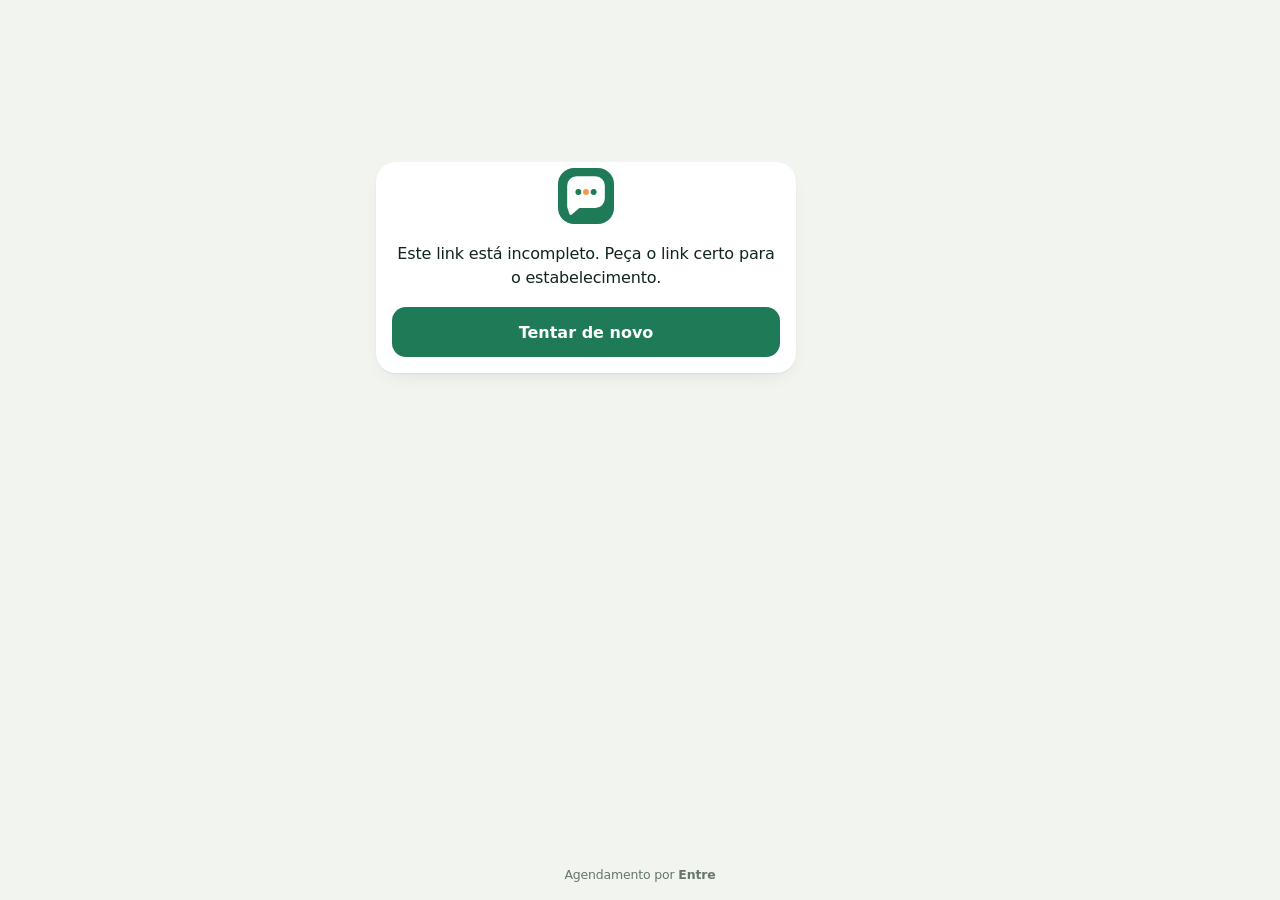
<file: agendar.html>
<!doctype html>
<html lang="pt-BR">
<head>
  <meta charset="utf-8">
  <meta name="viewport" content="width=device-width, initial-scale=1, maximum-scale=1, user-scalable=no, viewport-fit=cover">
  <title>Agendar horário</title>
  <meta name="description" content="Escolha o serviço, o dia e o horário. Leva menos de um minuto.">
  <meta name="theme-color" content="#1F7A57">
  <link rel="icon" href="icon.svg" type="image/svg+xml">
  <!-- Claro/escuro segue o celular da cliente -->
  <script>(function () { var d = document.documentElement; d.dataset.mode = window.matchMedia && matchMedia('(prefers-color-scheme: dark)').matches ? 'dark' : 'light'; })();</script>
  <link rel="preconnect" href="https://fonts.googleapis.com">
  <link rel="preconnect" href="https://fonts.gstatic.com" crossorigin>
  <link href="https://fonts.googleapis.com/css2?family=Fraunces:opsz,wght@9..144,400..600&family=DM+Sans:opsz,wght@9..40,400..700&display=swap" rel="stylesheet">
  <link rel="stylesheet" href="style.css?v=20261127d">
</head>
<body class="ag-page">
  <!-- Página pública: a cliente marca o horário sozinha. Endereço: agendar.html?n=<endereço do negócio> -->
  <main id="ag" class="ag-wrap" aria-live="polite">
    <div class="boot-logo ag-loading"><span class="logo-badge"><svg class="entre-logo loop" viewBox="26 16 68 70" aria-hidden="true"><path class="b" d="M30 70 V34 A14 14 0 0 1 44 20 H76 A14 14 0 0 1 90 34 V56 A14 14 0 0 1 76 70 H48 L34 82 Z"/><circle class="d" cx="47" cy="45" r="5"/><circle class="d" cx="60" cy="45" r="5"/><circle class="d" cx="73" cy="45" r="5"/></svg></span><p class="loading">Carregando…</p></div>
  </main>
  <footer class="ag-foot">Agendamento por <b>Entre</b></footer>
  <div id="toast" class="toast" role="status"></div>
  <script src="config.js?v=20261127d"></script>
  <script src="agendar.js?v=20261127d"></script>
</body>
</html>
</file>
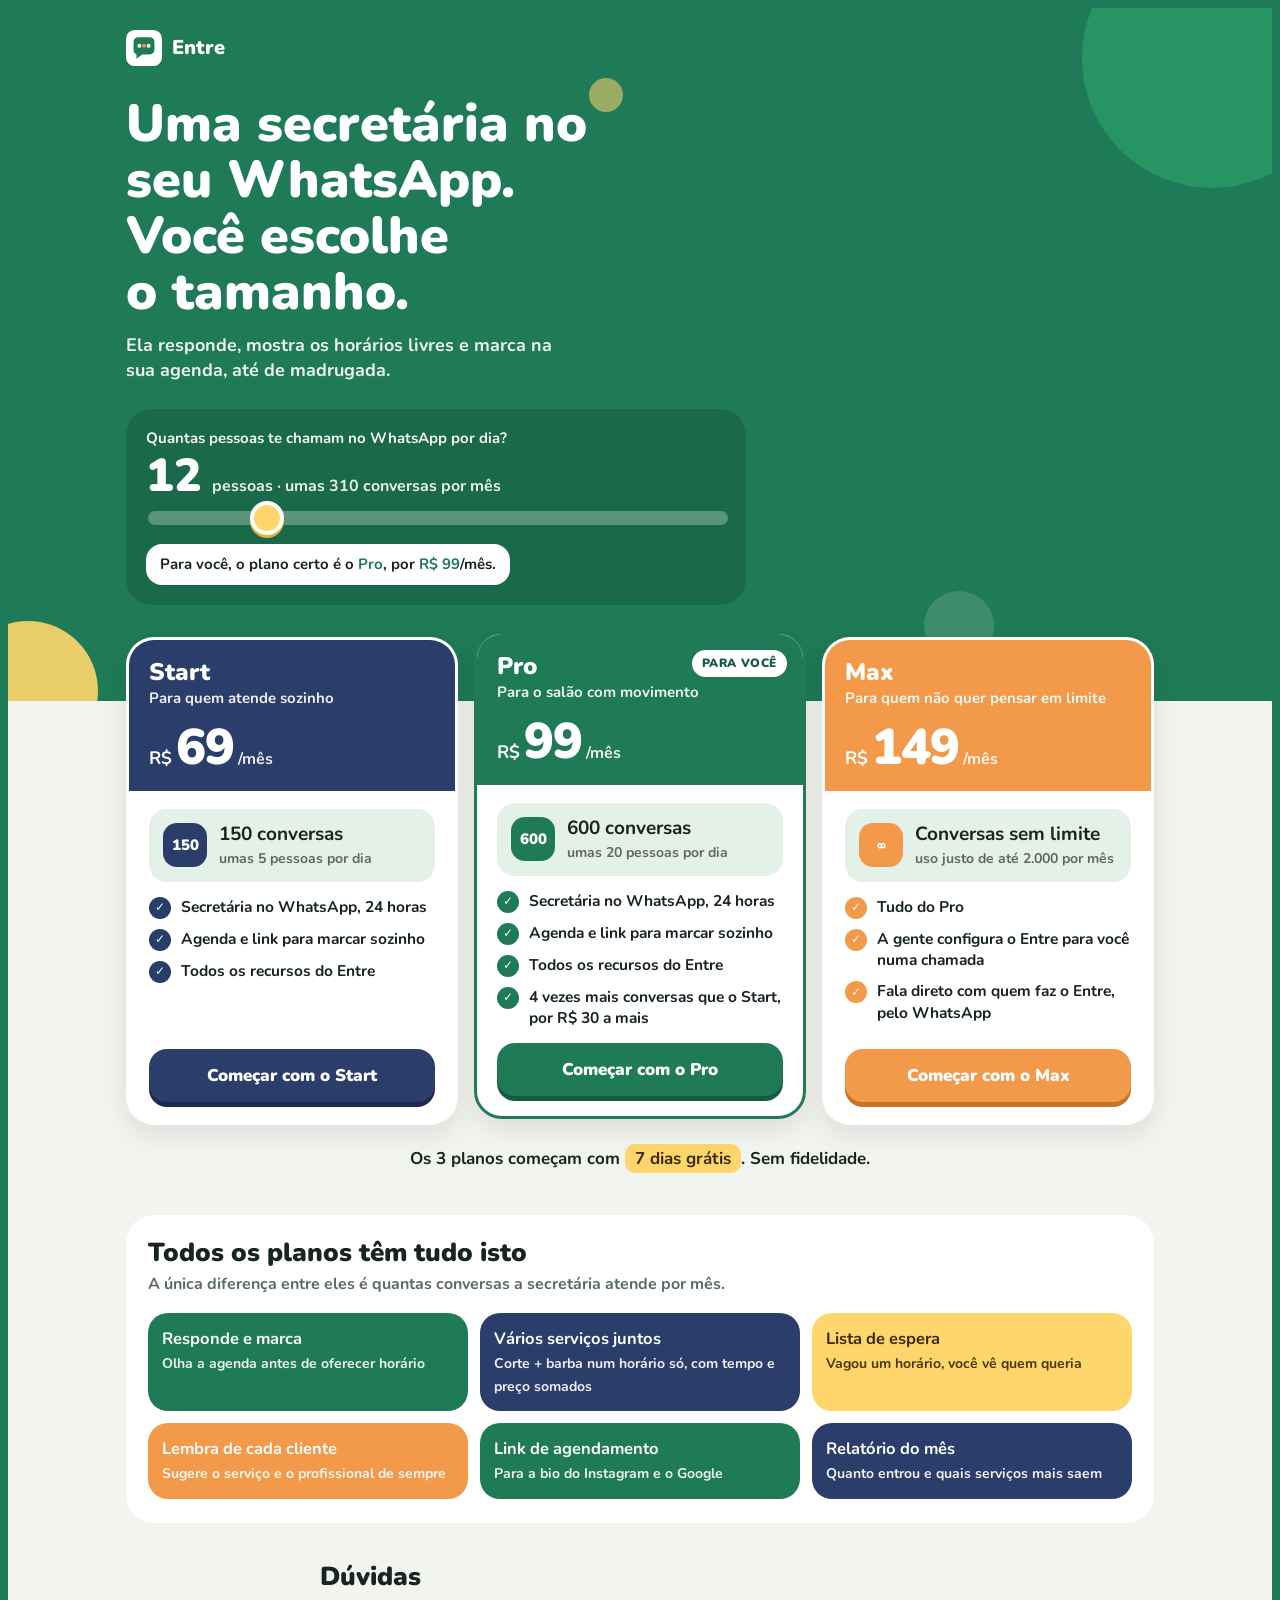
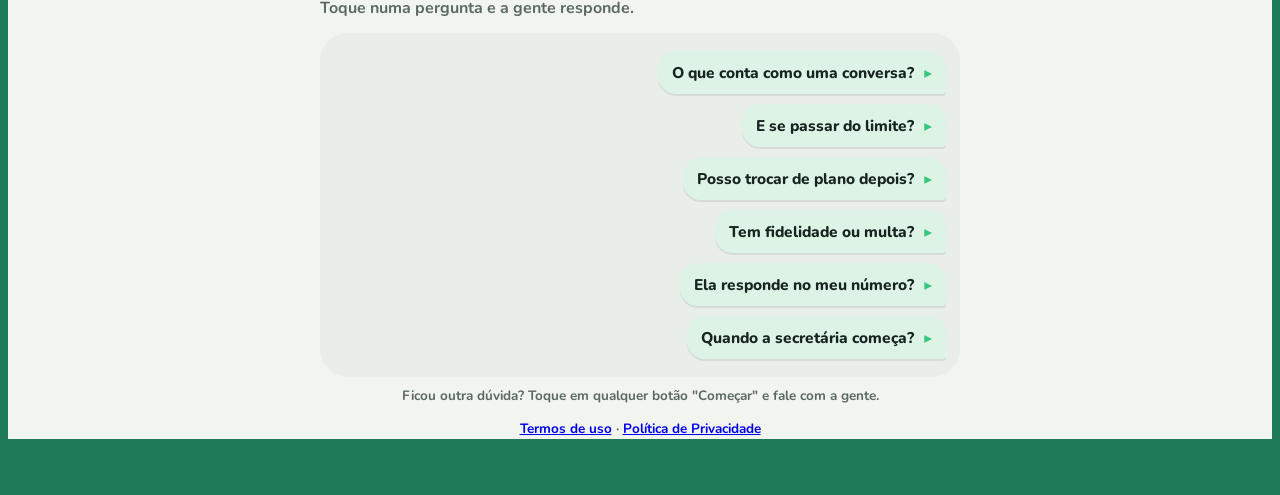
<file: planos.html>
<!doctype html>
<html lang="pt-BR">
<head>
<meta charset="utf-8">
<meta name="viewport" content="width=device-width, initial-scale=1, viewport-fit=cover">
<meta name="description" content="Uma secretária no seu WhatsApp que responde e marca horário na sua agenda. Planos a partir de R$ 69 por mês, com 7 dias grátis.">
<meta property="og:title" content="Planos do Entre">
<meta property="og:description" content="Uma secretária no seu WhatsApp. Planos a partir de R$ 69 por mês, com 7 dias grátis.">
<meta name="theme-color" content="#1F7A57">
<link rel="icon" href="icon.svg" type="image/svg+xml">
<link rel="apple-touch-icon" href="apple-touch-icon.png">
<title>Planos do Entre</title>
<link rel="preconnect" href="https://fonts.googleapis.com">
<link rel="stylesheet" href="https://fonts.googleapis.com/css2?family=Nunito:wght@700;800;900&display=swap">
<style>
/* Layout: topo verde com a pergunta e a régua; os 3 planos em cartões grandes (no celular, um por vez, arrastando); o que todos têm; dúvidas em balões de conversa. */
:root {
  --bg: #F2F4EF; --fg: #17241F; --muted: #5B6B64; --card: #FFFFFF; --line: #DCE3DD;
  --hero: #1F7A57; --hero-deep: #145A3F; --go: #34C77B; --sun: #FFD66B; --sun-deep: #E0B23E;
  --navy: #2B3D6B; --navy-deep: #1C2A4D; --copper: #F2994A; --copper-deep: #C9722A;
  --soft: #E3F1E8; --track: rgba(255,255,255,.28);
  --chat: #E9EEE8; --b-in: #FFFFFF; --b-out: #DDF3E6; --b-fg: #17241F;
  --font: 'Nunito', system-ui, -apple-system, 'Segoe UI', sans-serif;
}
@media (prefers-color-scheme: dark) { :root:not([data-theme="light"]) {
  --bg: #0F1B17; --fg: #E8EFEA; --muted: #9AAEA5; --card: #18261F; --line: #26362F; --soft: #1C3229;
  --chat: #13211C; --b-in: #22322B; --b-out: #145A3F; --b-fg: #E8EFEA; color-scheme: dark } }
:root[data-theme="dark"] { --bg: #0F1B17; --fg: #E8EFEA; --muted: #9AAEA5; --card: #18261F; --line: #26362F; --soft: #1C3229;
  --chat: #13211C; --b-in: #22322B; --b-out: #145A3F; --b-fg: #E8EFEA; color-scheme: dark }
* { box-sizing: border-box }
html { background: #1F7A57 }
body { background: var(--bg); color: var(--fg); font-family: var(--font); font-size: 16px; line-height: 1.4; font-weight: 700; overflow-x: hidden; min-height: 100vh }
.in { max-width: 1060px; margin: 0 auto; padding-left: max(16px, env(safe-area-inset-left, 0px)); padding-right: max(16px, env(safe-area-inset-right, 0px)) }
h1, h2, h3 { margin: 0; font-weight: 900; line-height: 1.08; text-wrap: balance }
.tnum { font-variant-numeric: tabular-nums }

/* topo */
.top { background: var(--hero); color: #fff; margin-top: calc(-1 * env(safe-area-inset-top, 0px)); padding-top: calc(env(safe-area-inset-top, 0px) + 22px); padding-bottom: 96px; position: relative; overflow: hidden }
.blob { position: absolute; border-radius: 50%; pointer-events: none; will-change: transform; transition: transform .6s cubic-bezier(.2,.8,.3,1) }
.blob i { display: block; width: 100%; height: 100%; border-radius: 50%; background: var(--c); opacity: var(--o) }
.b1 { width: 260px; height: 260px; right: -70px; top: -80px; --c: var(--go); --o: .35 }
.b2 { width: 140px; height: 140px; left: -50px; bottom: -60px; --c: var(--sun); --o: .9 }
.b3 { width: 70px; height: 70px; right: 22%; bottom: 40px; --c: #fff; --o: .14 }
.b4 { width: 34px; height: 34px; left: 46%; top: 70px; --c: var(--sun); --o: .55 }
.b1 i { animation: f1 9s ease-in-out infinite } .b2 i { animation: f2 7s ease-in-out infinite }
.b3 i { animation: f1 6s ease-in-out infinite reverse } .b4 i { animation: f2 5s ease-in-out infinite }
@keyframes f1 { 0%, 100% { transform: translate(0, 0) scale(1) } 50% { transform: translate(-18px, 22px) scale(1.06) } }
@keyframes f2 { 0%, 100% { transform: translate(0, 0) } 50% { transform: translate(16px, -14px) } }
.brand { display: flex; align-items: center; gap: 10px; font-size: 20px; font-weight: 900; position: relative }
.brand svg { width: 36px; height: 36px; flex: none }
.top h1 { font-size: clamp(30px, 6vw, 52px); margin-top: 30px; max-width: 16ch; position: relative }
.top p { font-size: 18px; opacity: .92; margin: 12px 0 0; max-width: 40ch; position: relative }
.ruler { position: relative; margin-top: 26px; background: rgba(0,0,0,.14); border-radius: 26px; padding: 18px 20px 20px; max-width: 620px }
.ruler label { font-size: 15px; opacity: .95 }
.ruler .val { display: flex; align-items: baseline; gap: 10px; margin: 4px 0 10px; flex-wrap: wrap }
.ruler .val b { font-size: 46px; font-weight: 900; line-height: 1 }
.ruler .val > span { opacity: .9 }
input[type=range] { -webkit-appearance: none; appearance: none; width: 100%; height: 14px; border-radius: 99px; background: var(--track); outline: none }
input[type=range]::-webkit-slider-thumb { -webkit-appearance: none; width: 34px; height: 34px; border-radius: 50%; background: var(--sun); border: 4px solid #fff; box-shadow: 0 3px 0 var(--sun-deep); cursor: pointer }
input[type=range]::-moz-range-thumb { width: 28px; height: 28px; border-radius: 50%; background: var(--sun); border: 4px solid #fff; cursor: pointer }
input[type=range]:focus-visible { box-shadow: 0 0 0 3px var(--sun) }
.hint { margin-top: 12px; font-size: 15px; background: #fff; color: #17241F; border-radius: 16px; padding: 10px 14px; display: inline-block }
.hint b { color: #1F7A57 }

/* planos */
.plans-wrap { margin-top: -64px; position: relative }
.plans { display: grid; grid-template-columns: repeat(3, minmax(0, 1fr)); gap: 16px; align-items: stretch }
@media (max-width: 860px) {
  .plans { display: flex; overflow-x: auto; scroll-snap-type: x mandatory; gap: 14px; padding: 10px 16px 8px; margin: 0 -16px; scrollbar-width: none }
  .plans::-webkit-scrollbar { display: none }
  .plan { flex: 0 0 84%; scroll-snap-align: center }
}
.plan { background: var(--card); border-radius: 28px; border: 3px solid transparent; box-shadow: 0 10px 26px rgba(18,36,31,.10); display: flex; flex-direction: column; overflow: hidden; transition: transform .25s, border-color .25s; min-width: 0; animation: enter .6s cubic-bezier(.2,1.4,.4,1) backwards }
.plan:nth-child(2) { animation-delay: .12s } .plan:nth-child(3) { animation-delay: .24s }
.plan.ready { animation: none }
@keyframes enter { from { transform: translateY(34px) scale(.94) } }
.plan.pick { border-color: var(--c); transform: translateY(-6px) }
.plan.ready.hop { animation: hop .5s cubic-bezier(.3,1.6,.5,1) }
@keyframes hop { 0% { transform: translateY(-6px) } 35% { transform: translateY(-18px) scale(1.02) } 100% { transform: translateY(-6px) } }
.head { background: var(--c); color: #fff; padding: 20px 20px 18px; position: relative }
.head .tag { position: absolute; top: 16px; right: 16px; background: #fff; color: var(--c-deep); font-size: 12px; letter-spacing: .05em; text-transform: uppercase; padding: 5px 10px; border-radius: 99px; font-weight: 900; opacity: 0; transform: scale(.6); transition: opacity .2s, transform .3s cubic-bezier(.3,1.6,.5,1) }
.plan.pick .head .tag { opacity: 1; transform: none }
.head h3 { font-size: 24px }
.head .who { opacity: .92; font-size: 15px; margin-top: 2px }
.price { display: flex; align-items: baseline; gap: 4px; margin-top: 14px }
.price small { font-size: 18px } .price b { font-size: 50px; font-weight: 900; letter-spacing: -.02em; line-height: 1 } .price span { opacity: .9 }
.body { padding: 18px 20px 20px; display: flex; flex-direction: column; gap: 14px; flex: 1 }
.big { background: var(--soft); border-radius: 18px; padding: 12px 14px; display: flex; align-items: center; gap: 12px }
.big .dot { width: 44px; height: 44px; border-radius: 14px; background: var(--c); color: #fff; display: grid; place-items: center; flex: none; font-size: 15px; font-weight: 900 }
.big b { display: block; font-size: 19px } .big small { color: var(--muted); font-size: 14px }
.plan ul { list-style: none; margin: 0; padding: 0; display: grid; gap: 9px }
.plan li { display: flex; gap: 10px; align-items: flex-start; font-size: 15.5px }
.plan li::before { content: "✓"; flex: none; width: 22px; height: 22px; border-radius: 50%; background: var(--c); color: #fff; display: grid; place-items: center; font-size: 12px; font-weight: 900; margin-top: 1px }
.go { margin-top: auto; border-radius: 18px; padding: 15px; font: 900 17px var(--font); color: #fff; background: var(--c); box-shadow: 0 5px 0 var(--c-deep); cursor: pointer; text-align: center; text-decoration: none; position: relative; overflow: hidden; display: block }
.go:active { transform: translateY(3px); box-shadow: 0 2px 0 var(--c-deep) }
.go:focus-visible { outline: 3px solid var(--c); outline-offset: 3px }
.plan.pick .go::after { content: ""; position: absolute; top: 0; bottom: 0; width: 40%; left: -60%; background: linear-gradient(100deg, transparent, rgba(255,255,255,.45), transparent); animation: shine 2.6s ease-in-out infinite }
@keyframes shine { 0%, 55% { left: -60% } 100% { left: 130% } }
.p-start { --c: var(--navy); --c-deep: var(--navy-deep) }
.p-pro { --c: var(--hero); --c-deep: var(--hero-deep) }
.p-max { --c: var(--copper); --c-deep: var(--copper-deep) }
.dots { display: none; justify-content: center; gap: 8px; margin-top: 12px }
.dots button { width: 10px; height: 10px; border-radius: 99px; border: 0; background: var(--line); padding: 0; cursor: pointer; transition: width .2s, background .2s }
.dots button[aria-current="true"] { width: 26px; background: var(--hero) }
@media (max-width: 860px) { .dots { display: flex } }
.free { text-align: center; margin: 22px 0 0; font-size: 17px }
.free b { background: var(--sun); color: #3B2A05; padding: 3px 10px; border-radius: 10px }
.confetti { position: fixed; inset: 0; width: 100%; height: 100%; pointer-events: none; z-index: 50 }

/* todos têm */
.all { margin-top: 44px; background: var(--card); border-radius: 28px; padding: 24px 22px }
.all h2 { font-size: 26px } .all > p { color: var(--muted); margin: 6px 0 18px }
.grid { display: grid; grid-template-columns: repeat(3, minmax(0, 1fr)); gap: 12px }
@media (max-width: 760px) { .grid { grid-template-columns: repeat(2, minmax(0, 1fr)) } }
@media (max-width: 420px) { .grid { grid-template-columns: minmax(0, 1fr) } }
.f { border-radius: 20px; padding: 14px; background: var(--fc); color: #fff; min-width: 0 }
.f b { display: block; font-size: 16.5px; margin-bottom: 2px } .f span { font-size: 14px; opacity: .92 }
.f.k { color: #3B2A05 }

/* dúvidas em balões */
.faq { margin: 40px auto 56px; max-width: 640px }
.faq h2 { font-size: 26px } .faq > p { color: var(--muted); margin: 6px 0 14px }
.thread { background: var(--chat); border-radius: 28px; padding: 18px 14px; display: flex; flex-direction: column; gap: 10px }
.qa { display: flex; flex-direction: column; gap: 6px }
.q { align-self: flex-end; max-width: 88%; border: 0; text-align: left; background: var(--b-out); color: var(--b-fg); font: 800 15.5px var(--font); padding: 11px 14px; border-radius: 18px 18px 4px 18px; cursor: pointer; box-shadow: 0 2px 0 rgba(0,0,0,.08); display: flex; gap: 10px; align-items: center }
.q::after { content: "▸"; color: var(--go); transition: transform .2s }
.qa.open .q::after { transform: rotate(90deg) }
.q:focus-visible { outline: 3px solid var(--go); outline-offset: 2px }
.q:active { transform: scale(.98) }
.a { align-self: flex-start; max-width: 88%; background: var(--b-in); color: var(--b-fg); font-size: 15px; font-weight: 700; padding: 11px 14px; border-radius: 18px 18px 18px 4px; box-shadow: 0 2px 0 rgba(0,0,0,.06) }
.a .who { display: block; font-size: 12px; color: var(--go); font-weight: 900; margin-bottom: 2px }
.a .ok { color: #34B7F1; font-size: 12px; margin-left: 6px }
.typing { align-self: flex-start; background: var(--b-in); padding: 12px 14px; border-radius: 18px 18px 18px 4px; display: flex; gap: 4px }
.typing span { width: 7px; height: 7px; border-radius: 50%; background: var(--muted); animation: bl 1s infinite }
.typing span:nth-child(2) { animation-delay: .15s } .typing span:nth-child(3) { animation-delay: .3s }
@keyframes bl { 0%, 60%, 100% { opacity: .3 } 30% { opacity: 1 } }
.pop { animation: pop .28s ease-out }
@keyframes pop { from { transform: translateY(8px) scale(.96); opacity: 0 } to { transform: none; opacity: 1 } }
.faq .tip { text-align: center; color: var(--muted); font-size: 13.5px; margin-top: 10px }

@media (prefers-reduced-motion: reduce) {
  .blob i, .plan, .plan.ready.hop, .typing span, .pop, .plan.pick .go::after { animation: none !important }
  .plan, .blob { transition: none }
}
</style>
</head>
<body>

<header class="top" id="top">
  <span class="blob b1" aria-hidden="true"><i></i></span>
  <span class="blob b2" aria-hidden="true"><i></i></span>
  <span class="blob b3" aria-hidden="true"><i></i></span>
  <span class="blob b4" aria-hidden="true"><i></i></span>
  <div class="in">
    <div class="brand"><svg viewBox="0 0 100 100" aria-hidden="true"><rect width="100" height="100" rx="24" fill="#FFFFFF"/><path d="M34 20 H66 A13 13 0 0 1 79 33 V55 A13 13 0 0 1 66 68 H45 L29 80 V67.5 A13 13 0 0 1 21 55 V33 A13 13 0 0 1 34 20 Z" fill="#1F7A57"/><circle cx="37" cy="44" r="5.5" fill="#FFFFFF"/><circle cx="50" cy="44" r="5.5" fill="#F2994A"/><circle cx="63" cy="44" r="5.5" fill="#FFFFFF"/></svg> Entre</div>
    <h1>Uma secretária no seu WhatsApp. Você escolhe o tamanho.</h1>
    <p>Ela responde, mostra os horários livres e marca na sua agenda, até de madrugada.</p>
    <div class="ruler">
      <label for="perDay">Quantas pessoas te chamam no WhatsApp por dia?</label>
      <div class="val"><b id="pd" class="tnum">12</b><span><span id="pmW">pessoas · umas </span><span class="tnum" id="pmN">310</span> conversas por mês</span></div>
      <input type="range" id="perDay" min="1" max="60" value="12">
      <div class="hint" aria-live="polite">Para você, o plano certo é o <b id="hName">Pro</b>, por <b>R$ <span class="tnum" id="hPrice">99</span></b>/mês.</div>
    </div>
  </div>
</header>

<main class="in">
  <div class="plans-wrap">
    <div class="plans" id="plans">
      <article class="plan p-start" data-plan="start">
        <div class="head"><span class="tag">Para você</span>
          <h3>Start</h3><div class="who">Para quem atende sozinho</div>
          <div class="price"><small>R$</small><b>69</b><span>/mês</span></div>
        </div>
        <div class="body">
          <div class="big"><span class="dot tnum">150</span><span><b>150 conversas</b><small>umas 5 pessoas por dia</small></span></div>
          <ul>
            <li>Secretária no WhatsApp, 24 horas</li>
            <li>Agenda e link para marcar sozinho</li>
            <li>Todos os recursos do Entre</li>
          </ul>
          <a class="go" data-plan="Start" href="#" target="_blank" rel="noopener">Começar com o Start</a>
        </div>
      </article>

      <article class="plan p-pro pick" data-plan="pro">
        <div class="head"><span class="tag">Para você</span>
          <h3>Pro</h3><div class="who">Para o salão com movimento</div>
          <div class="price"><small>R$</small><b>99</b><span>/mês</span></div>
        </div>
        <div class="body">
          <div class="big"><span class="dot tnum">600</span><span><b>600 conversas</b><small>umas 20 pessoas por dia</small></span></div>
          <ul>
            <li>Secretária no WhatsApp, 24 horas</li>
            <li>Agenda e link para marcar sozinho</li>
            <li>Todos os recursos do Entre</li>
            <li>4 vezes mais conversas que o Start, por R$ 30 a mais</li>
          </ul>
          <a class="go" data-plan="Pro" href="#" target="_blank" rel="noopener">Começar com o Pro</a>
        </div>
      </article>

      <article class="plan p-max" data-plan="max">
        <div class="head"><span class="tag">Para você</span>
          <h3>Max</h3><div class="who">Para quem não quer pensar em limite</div>
          <div class="price"><small>R$</small><b>149</b><span>/mês</span></div>
        </div>
        <div class="body">
          <div class="big"><span class="dot">∞</span><span><b>Conversas sem limite</b><small>uso justo de até 2.000 por mês</small></span></div>
          <ul>
            <li>Tudo do Pro</li>
            <li>A gente configura o Entre para você numa chamada</li>
            <li>Fala direto com quem faz o Entre, pelo WhatsApp</li>
          </ul>
          <a class="go" data-plan="Max" href="#" target="_blank" rel="noopener">Começar com o Max</a>
        </div>
      </article>
    </div>
    <div class="dots" id="dots" aria-label="Planos">
      <button type="button" aria-label="Start"></button><button type="button" aria-label="Pro" aria-current="true"></button><button type="button" aria-label="Max"></button>
    </div>
    <p class="free">Os 3 planos começam com <b>7 dias grátis</b>. Sem fidelidade.</p>
  </div>

  <section class="all">
    <h2>Todos os planos têm tudo isto</h2>
    <p>A única diferença entre eles é quantas conversas a secretária atende por mês.</p>
    <div class="grid">
      <div class="f" style="--fc: var(--hero)"><b>Responde e marca</b><span>Olha a agenda antes de oferecer horário</span></div>
      <div class="f" style="--fc: var(--navy)"><b>Vários serviços juntos</b><span>Corte + barba num horário só, com tempo e preço somados</span></div>
      <div class="f k" style="--fc: var(--sun)"><b>Lista de espera</b><span>Vagou um horário, você vê quem queria</span></div>
      <div class="f" style="--fc: var(--copper)"><b>Lembra de cada cliente</b><span>Sugere o serviço e o profissional de sempre</span></div>
      <div class="f" style="--fc: var(--hero)"><b>Link de agendamento</b><span>Para a bio do Instagram e o Google</span></div>
      <div class="f" style="--fc: var(--navy)"><b>Relatório do mês</b><span>Quanto entrou e quais serviços mais saem</span></div>
    </div>
  </section>

  <section class="faq">
    <h2>Dúvidas</h2>
    <p>Toque numa pergunta e a gente responde.</p>
    <div class="thread">
      <div class="qa"><button type="button" class="q" aria-expanded="false">O que conta como uma conversa?</button>
        <template>Uma pessoa atendida num dia. Se ela mandar 10 mensagens no mesmo dia, conta 1.</template></div>
      <div class="qa"><button type="button" class="q" aria-expanded="false">E se passar do limite?</button>
        <template>A secretária não para no meio do atendimento. A gente avisa você quando chegar perto, e você decide se muda de plano.</template></div>
      <div class="qa"><button type="button" class="q" aria-expanded="false">Posso trocar de plano depois?</button>
        <template>Pode, quando quiser, para cima ou para baixo.</template></div>
      <div class="qa"><button type="button" class="q" aria-expanded="false">Tem fidelidade ou multa?</button>
        <template>Não. Você cancela quando quiser, sem multa.</template></div>
      <div class="qa"><button type="button" class="q" aria-expanded="false">Ela responde no meu número?</button>
        <template>Sim, no WhatsApp do seu negócio. Na hora de ligar, a gente vê com você se dá para continuar usando o app do WhatsApp no mesmo número.</template></div>
      <div class="qa"><button type="button" class="q" aria-expanded="false">Quando a secretária começa?</button>
        <template>O WhatsApp oficial do Entre está terminando a liberação na Meta. Quem entra na lista agora começa no dia em que liberar, com os 7 dias grátis. O link de agendamento já funciona hoje.</template></div>
    </div>
    <p class="tip">Ficou outra dúvida? Toque em qualquer botão "Começar" e fale com a gente.</p>
    <p class="tip"><a href="termos.html">Termos de uso</a> · <a href="privacidade.html">Política de Privacidade</a></p>
  </section>
</main>
<canvas class="confetti" id="confetti" aria-hidden="true"></canvas>

<script>
const WA = '5511926699699';
const reduce = matchMedia('(prefers-reduced-motion: reduce)').matches;
const range = document.getElementById('perDay');
const plans = [...document.querySelectorAll('.plan')];
const dots = [...document.querySelectorAll('#dots button')];
const strip = document.getElementById('plans');
const INFO = { start: ['Start', 69], pro: ['Pro', 99], max: ['Max', 149] };
let current = 'pro';

/* números que sobem e descem */
const shown = new Map();
function countTo(el, to) {
  const from = shown.has(el) ? shown.get(el) : (+el.textContent.replace(/\D/g, '') || 0);
  shown.set(el, to);
  if (reduce || from === to) { el.textContent = to; return; }
  const t0 = performance.now(), dur = 450;
  (function step(t) {
    if (shown.get(el) !== to) return;
    const k = Math.min(1, (t - t0) / dur), e = 1 - Math.pow(1 - k, 3);
    el.textContent = Math.round(from + (to - from) * e);
    if (k < 1) requestAnimationFrame(step);
  })(t0);
}

function pickFor(n) { const m = n * 26; return m <= 150 ? 'start' : m <= 600 ? 'pro' : 'max'; }
function scrollTo(i, smooth) {
  if (getComputedStyle(strip).display !== 'flex') return;
  const p = plans[i];
  strip.scrollTo({ left: p.offsetLeft - (strip.clientWidth - p.clientWidth) / 2, behavior: smooth ? 'smooth' : 'auto' });
}
function update(smooth) {
  const n = +range.value, m = n * 26;
  document.getElementById('pd').textContent = n;
  document.getElementById('pmW').textContent = (n === 1 ? 'pessoa' : 'pessoas') + ' · umas ';
  countTo(document.getElementById('pmN'), Math.round(m / 10) * 10);
  const k = pickFor(n);
  document.getElementById('hName').textContent = INFO[k][0];
  countTo(document.getElementById('hPrice'), INFO[k][1]);
  plans.forEach((p) => p.classList.toggle('pick', p.dataset.plan === k));
  if (k !== current) {
    current = k;
    const i = plans.findIndex((p) => p.dataset.plan === k);
    scrollTo(i, smooth);
    const p = plans[i];
    if (!reduce && p.classList.contains('ready')) { p.classList.remove('hop'); void p.offsetWidth; p.classList.add('hop'); }
  }
}
range.addEventListener('input', () => update(true));
plans.forEach((p) => p.addEventListener('animationend', (e) => {
  if (e.target !== p) return;
  if (e.animationName === 'enter') p.classList.add('ready');
  if (e.animationName === 'hop') p.classList.remove('hop');
}));
setTimeout(() => plans.forEach((p) => p.classList.add('ready')), 1200);
dots.forEach((d, i) => d.addEventListener('click', () => scrollTo(i, true)));
strip.addEventListener('scroll', () => {
  const mid = strip.scrollLeft + strip.clientWidth / 2;
  let best = 0, dist = Infinity;
  plans.forEach((p, i) => { const c = p.offsetLeft + p.clientWidth / 2; if (Math.abs(c - mid) < dist) { dist = Math.abs(c - mid); best = i; } });
  dots.forEach((d, i) => d.setAttribute('aria-current', String(i === best)));
}, { passive: true });
update(false);
requestAnimationFrame(() => scrollTo(1, false));

/* bolinhas que fogem do dedo ou do mouse */
const hero = document.getElementById('top');
const blobs = [...document.querySelectorAll('.blob')];
if (!reduce) {
  const move = (x, y) => blobs.forEach((b, i) => {
    const r = b.getBoundingClientRect(), dx = r.left + r.width / 2 - x, dy = r.top + r.height / 2 - y;
    const d = Math.hypot(dx, dy) || 1, f = Math.max(0, 1 - d / 340) * (30 + i * 8);
    b.style.transform = `translate(${dx / d * f}px, ${dy / d * f}px)`;
  });
  hero.addEventListener('pointermove', (e) => move(e.clientX, e.clientY));
  hero.addEventListener('pointerdown', (e) => move(e.clientX, e.clientY));
  hero.addEventListener('pointerleave', () => blobs.forEach((b) => { b.style.transform = ''; }));
}

/* botão: confete e abre o WhatsApp */
const cv = document.getElementById('confetti'), cx = cv.getContext('2d');
let parts = [], raf = 0;
function burst(x, y) {
  const s = devicePixelRatio || 1;
  cv.width = innerWidth * s; cv.height = innerHeight * s;
  const cols = ['#FFD66B', '#34C77B', '#F2994A', '#2B3D6B', '#1F7A57'];
  for (let i = 0; i < 70; i++) parts.push({ x, y, vx: (Math.random() - .5) * 11, vy: -Math.random() * 11 - 3, r: 5 + Math.random() * 5, c: cols[i % 5], a: Math.random() * 6, life: 1 });
  if (!raf) raf = requestAnimationFrame(tickC);
}
function tickC() {
  const s = devicePixelRatio || 1;
  cx.clearRect(0, 0, cv.width, cv.height);
  parts.forEach((p) => {
    p.vy += .35; p.x += p.vx; p.y += p.vy; p.a += .2; p.life -= .012;
    cx.save(); cx.globalAlpha = Math.max(0, p.life); cx.translate(p.x * s, p.y * s); cx.rotate(p.a);
    cx.fillStyle = p.c; cx.fillRect(-p.r * s / 2, -p.r * s / 4, p.r * s, p.r * s / 2); cx.restore();
  });
  parts = parts.filter((p) => p.life > 0 && p.y < innerHeight + 40);
  raf = parts.length ? requestAnimationFrame(tickC) : (cx.clearRect(0, 0, cv.width, cv.height), 0);
}
document.querySelectorAll('.go').forEach((a) => {
  a.href = 'https://wa.me/' + WA + '?text=' + encodeURIComponent('Oi! Vi os planos do Entre e quero entrar na lista, plano ' + a.dataset.plan + '.');
  a.addEventListener('click', () => { if (!reduce) { const r = a.getBoundingClientRect(); burst(r.left + r.width / 2, r.top + r.height / 2); } });
});

/* dúvidas: toca e a resposta chega digitando */
const wait = (ms) => new Promise((r) => setTimeout(r, ms));
document.querySelectorAll('.qa').forEach((qa) => {
  const btn = qa.querySelector('.q'), text = qa.querySelector('template').innerHTML.trim();
  btn.addEventListener('click', async () => {
    if (qa.dataset.busy) return;
    const ans = qa.querySelector('.a');
    if (ans) { ans.remove(); qa.classList.remove('open'); btn.setAttribute('aria-expanded', 'false'); return; }
    qa.dataset.busy = '1'; qa.classList.add('open'); btn.setAttribute('aria-expanded', 'true');
    if (!reduce) {
      const t = document.createElement('div'); t.className = 'typing'; t.innerHTML = '<span></span><span></span><span></span>';
      qa.appendChild(t); await wait(700); t.remove();
    }
    const a = document.createElement('div'); a.className = 'a' + (reduce ? '' : ' pop'); a.setAttribute('role', 'status');
    a.innerHTML = '<span class="who">Entre</span>' + text + '<span class="ok" aria-hidden="true">✓✓</span>';
    qa.appendChild(a); delete qa.dataset.busy;
  });
});
</script>

</body>
</html>
</file>
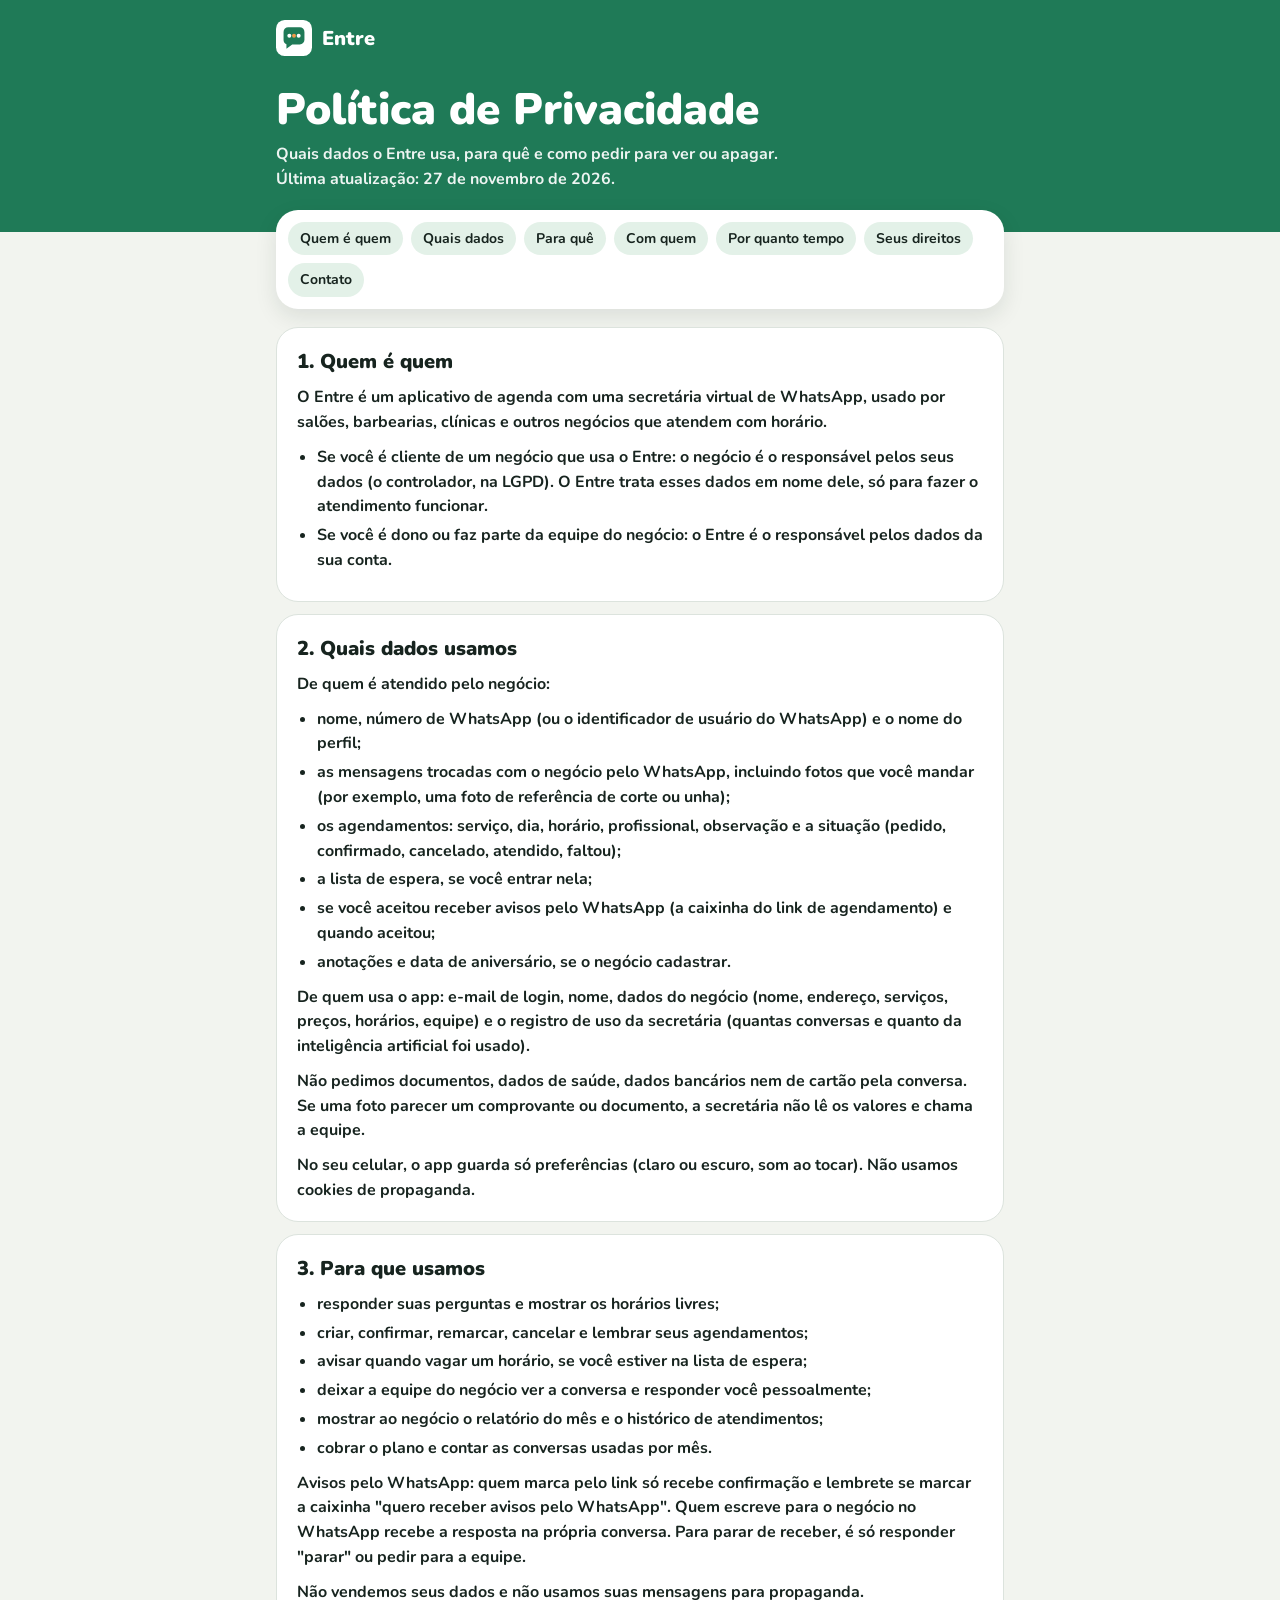
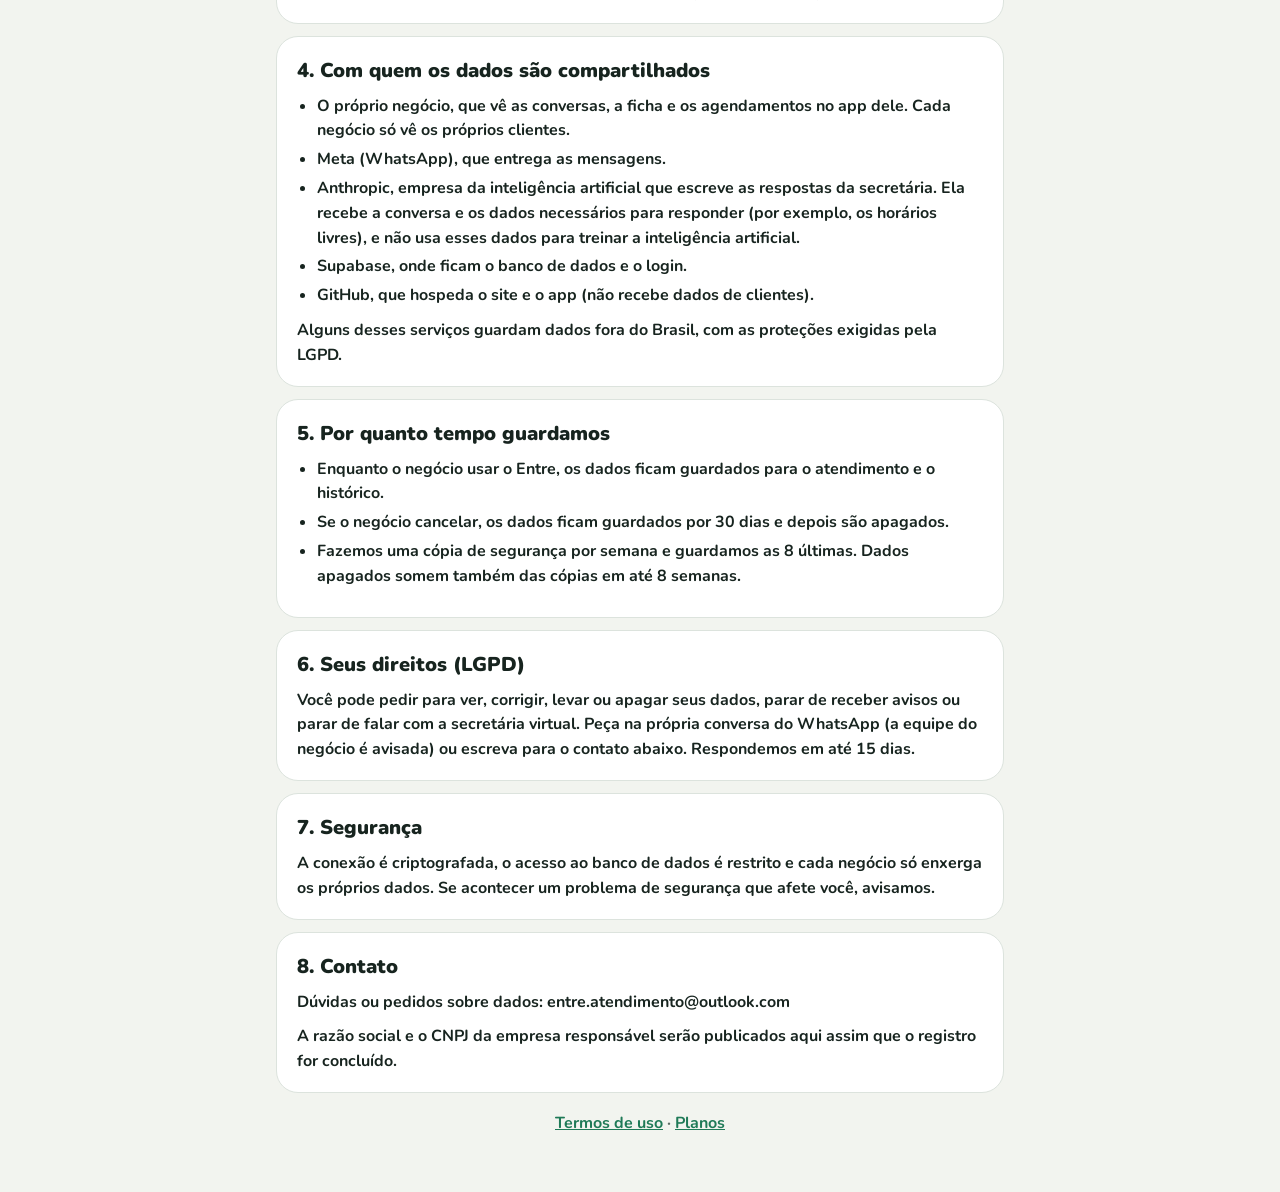
<file: privacidade.html>
<!doctype html>
<html lang="pt-BR">
<head>
  <meta charset="utf-8">
  <meta name="viewport" content="width=device-width, initial-scale=1, viewport-fit=cover">
  <title>Privacidade do Entre</title>
  <meta name="theme-color" content="#1F7A57">
  <link rel="icon" href="icon.svg" type="image/svg+xml">
  <link rel="preconnect" href="https://fonts.googleapis.com">
  <link rel="stylesheet" href="https://fonts.googleapis.com/css2?family=Nunito:wght@600;700;800;900&display=swap">
  <link rel="stylesheet" href="legal.css?v=20261127d">
</head>
<body>
<header class="lg-head">
  <div class="in">
    <a class="lg-brand" href="planos.html"><svg viewBox="0 0 100 100" aria-hidden="true"><rect width="100" height="100" rx="24" fill="#FFFFFF"/><path d="M34 20 H66 A13 13 0 0 1 79 33 V55 A13 13 0 0 1 66 68 H45 L29 80 V67.5 A13 13 0 0 1 21 55 V33 A13 13 0 0 1 34 20 Z" fill="#1F7A57"/><circle cx="37" cy="44" r="5.5" fill="#FFFFFF"/><circle cx="50" cy="44" r="5.5" fill="#F2994A"/><circle cx="63" cy="44" r="5.5" fill="#FFFFFF"/></svg>Entre</a>
    <h1>Política de Privacidade</h1>
    <p>Quais dados o Entre usa, para quê e como pedir para ver ou apagar. Última atualização: 27 de novembro de 2026.</p>
  </div>
</header>
<main class="in lg-body">
  <nav class="lg-toc" aria-label="Nesta página">
    <a href="#quem">Quem é quem</a><a href="#dados">Quais dados</a><a href="#para-que">Para quê</a><a href="#com-quem">Com quem</a><a href="#tempo">Por quanto tempo</a><a href="#direitos">Seus direitos</a><a href="#contato">Contato</a>
  </nav>

  <section id="quem">
    <h2>1. Quem é quem</h2>
    <p>O Entre é um aplicativo de agenda com uma secretária virtual de WhatsApp, usado por salões, barbearias, clínicas e outros negócios que atendem com horário.</p>
    <ul>
      <li><b>Se você é cliente de um negócio</b> que usa o Entre: o negócio é o responsável pelos seus dados (o controlador, na LGPD). O Entre trata esses dados em nome dele, só para fazer o atendimento funcionar.</li>
      <li><b>Se você é dono ou faz parte da equipe</b> do negócio: o Entre é o responsável pelos dados da sua conta.</li>
    </ul>
  </section>

  <section id="dados">
    <h2>2. Quais dados usamos</h2>
    <p><b>De quem é atendido pelo negócio:</b></p>
    <ul>
      <li>nome, número de WhatsApp (ou o identificador de usuário do WhatsApp) e o nome do perfil;</li>
      <li>as mensagens trocadas com o negócio pelo WhatsApp, incluindo fotos que você mandar (por exemplo, uma foto de referência de corte ou unha);</li>
      <li>os agendamentos: serviço, dia, horário, profissional, observação e a situação (pedido, confirmado, cancelado, atendido, faltou);</li>
      <li>a lista de espera, se você entrar nela;</li>
      <li>se você aceitou receber avisos pelo WhatsApp (a caixinha do link de agendamento) e quando aceitou;</li>
      <li>anotações e data de aniversário, se o negócio cadastrar.</li>
    </ul>
    <p><b>De quem usa o app:</b> e-mail de login, nome, dados do negócio (nome, endereço, serviços, preços, horários, equipe) e o registro de uso da secretária (quantas conversas e quanto da inteligência artificial foi usado).</p>
    <p>Não pedimos documentos, dados de saúde, dados bancários nem de cartão pela conversa. Se uma foto parecer um comprovante ou documento, a secretária não lê os valores e chama a equipe.</p>
    <p>No seu celular, o app guarda só preferências (claro ou escuro, som ao tocar). Não usamos cookies de propaganda.</p>
  </section>

  <section id="para-que">
    <h2>3. Para que usamos</h2>
    <ul>
      <li>responder suas perguntas e mostrar os horários livres;</li>
      <li>criar, confirmar, remarcar, cancelar e lembrar seus agendamentos;</li>
      <li>avisar quando vagar um horário, se você estiver na lista de espera;</li>
      <li>deixar a equipe do negócio ver a conversa e responder você pessoalmente;</li>
      <li>mostrar ao negócio o relatório do mês e o histórico de atendimentos;</li>
      <li>cobrar o plano e contar as conversas usadas por mês.</li>
    </ul>
    <p><b>Avisos pelo WhatsApp:</b> quem marca pelo link só recebe confirmação e lembrete se marcar a caixinha "quero receber avisos pelo WhatsApp". Quem escreve para o negócio no WhatsApp recebe a resposta na própria conversa. Para parar de receber, é só responder "parar" ou pedir para a equipe.</p>
    <p>Não vendemos seus dados e não usamos suas mensagens para propaganda.</p>
  </section>

  <section id="com-quem">
    <h2>4. Com quem os dados são compartilhados</h2>
    <ul>
      <li><b>O próprio negócio</b>, que vê as conversas, a ficha e os agendamentos no app dele. Cada negócio só vê os próprios clientes.</li>
      <li><b>Meta (WhatsApp)</b>, que entrega as mensagens.</li>
      <li><b>Anthropic</b>, empresa da inteligência artificial que escreve as respostas da secretária. Ela recebe a conversa e os dados necessários para responder (por exemplo, os horários livres), e não usa esses dados para treinar a inteligência artificial.</li>
      <li><b>Supabase</b>, onde ficam o banco de dados e o login.</li>
      <li><b>GitHub</b>, que hospeda o site e o app (não recebe dados de clientes).</li>
    </ul>
    <p>Alguns desses serviços guardam dados fora do Brasil, com as proteções exigidas pela LGPD.</p>
  </section>

  <section id="tempo">
    <h2>5. Por quanto tempo guardamos</h2>
    <ul>
      <li>Enquanto o negócio usar o Entre, os dados ficam guardados para o atendimento e o histórico.</li>
      <li>Se o negócio cancelar, os dados ficam guardados por <b>30 dias</b> e depois são apagados.</li>
      <li>Fazemos uma cópia de segurança por semana e guardamos as 8 últimas. Dados apagados somem também das cópias em até 8 semanas.</li>
    </ul>
  </section>

  <section id="direitos">
    <h2>6. Seus direitos (LGPD)</h2>
    <p>Você pode pedir para ver, corrigir, levar ou apagar seus dados, parar de receber avisos ou parar de falar com a secretária virtual. Peça na própria conversa do WhatsApp (a equipe do negócio é avisada) ou escreva para o contato abaixo. Respondemos em até 15 dias.</p>
  </section>

  <section id="seguranca">
    <h2>7. Segurança</h2>
    <p>A conexão é criptografada, o acesso ao banco de dados é restrito e cada negócio só enxerga os próprios dados. Se acontecer um problema de segurança que afete você, avisamos.</p>
  </section>

  <section id="contato">
    <h2>8. Contato</h2>
    <p>Dúvidas ou pedidos sobre dados: <b class="lg-mail">entre.atendimento@outlook.com</b></p>
    <p>A razão social e o CNPJ da empresa responsável serão publicados aqui assim que o registro for concluído.</p>
  </section>

  <p class="lg-foot"><a href="termos.html">Termos de uso</a> · <a href="planos.html">Planos</a></p>
</main>
</body>
</html>
</file>
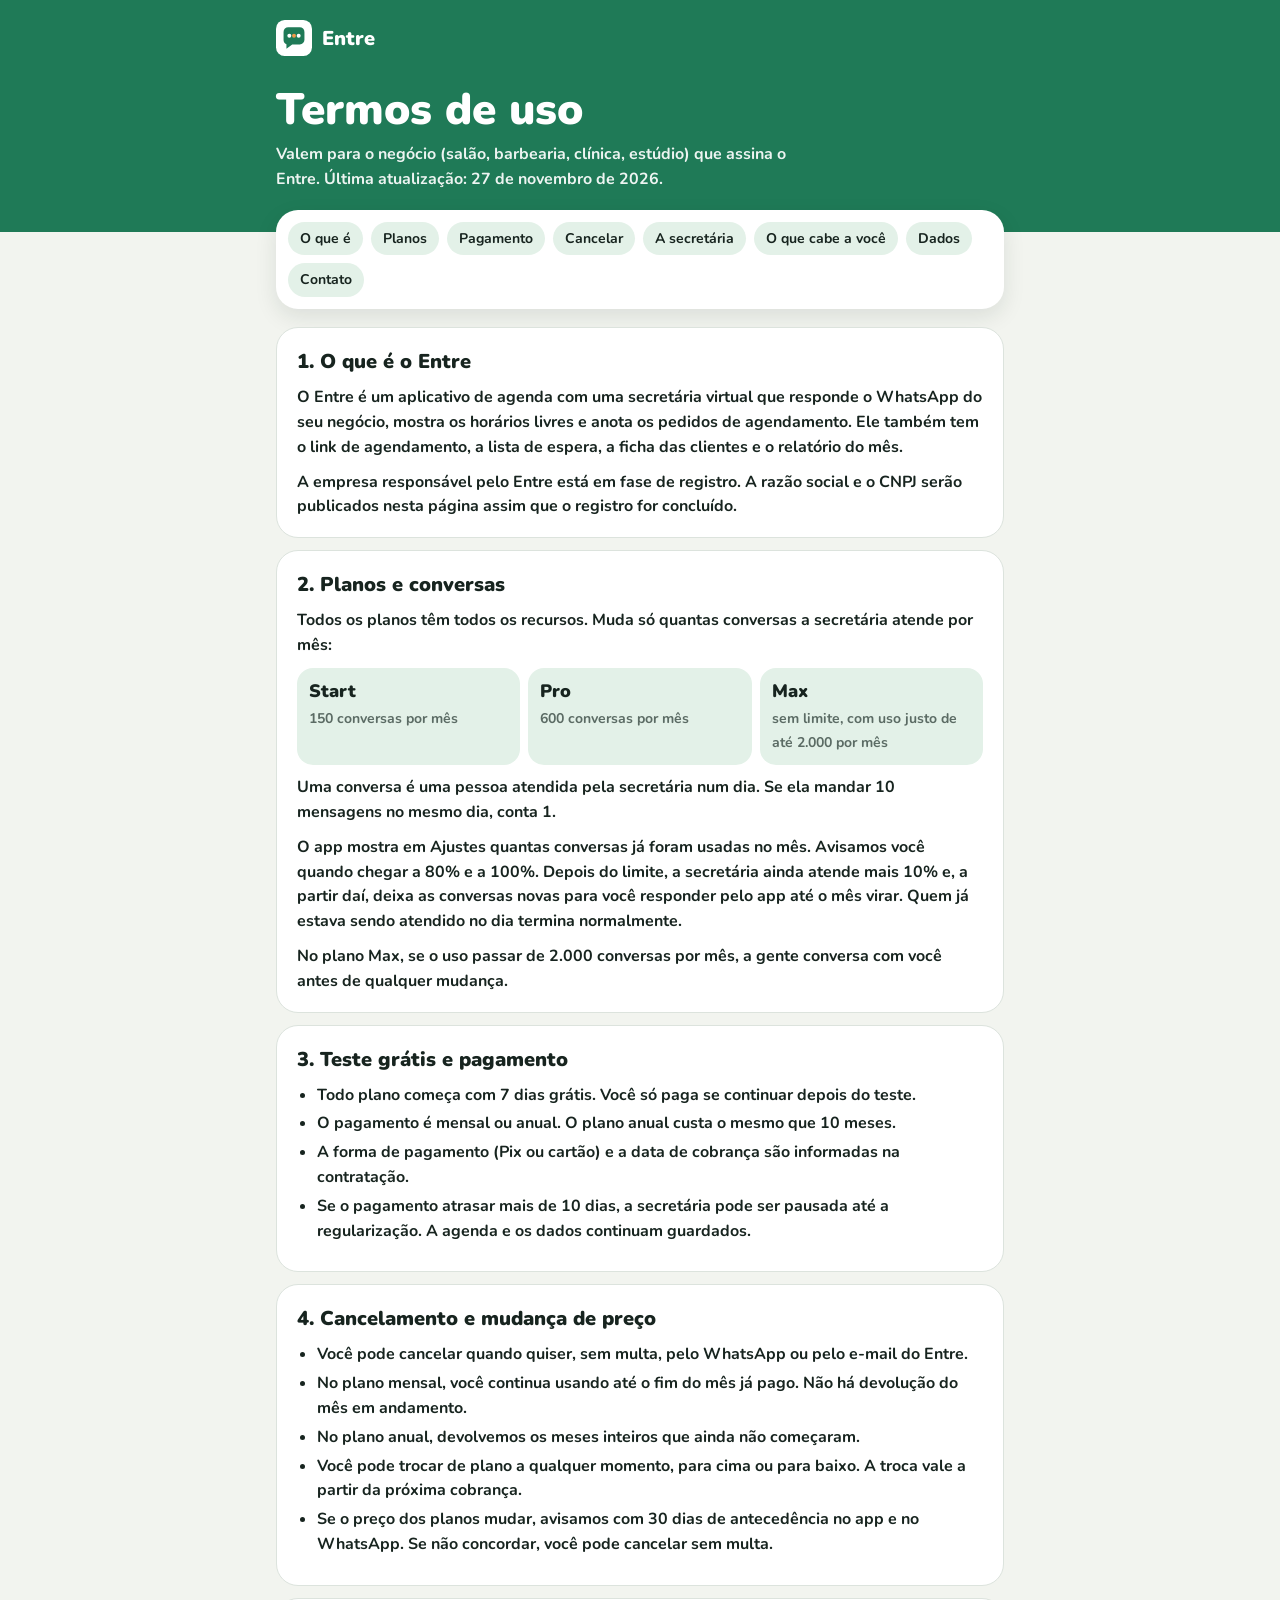
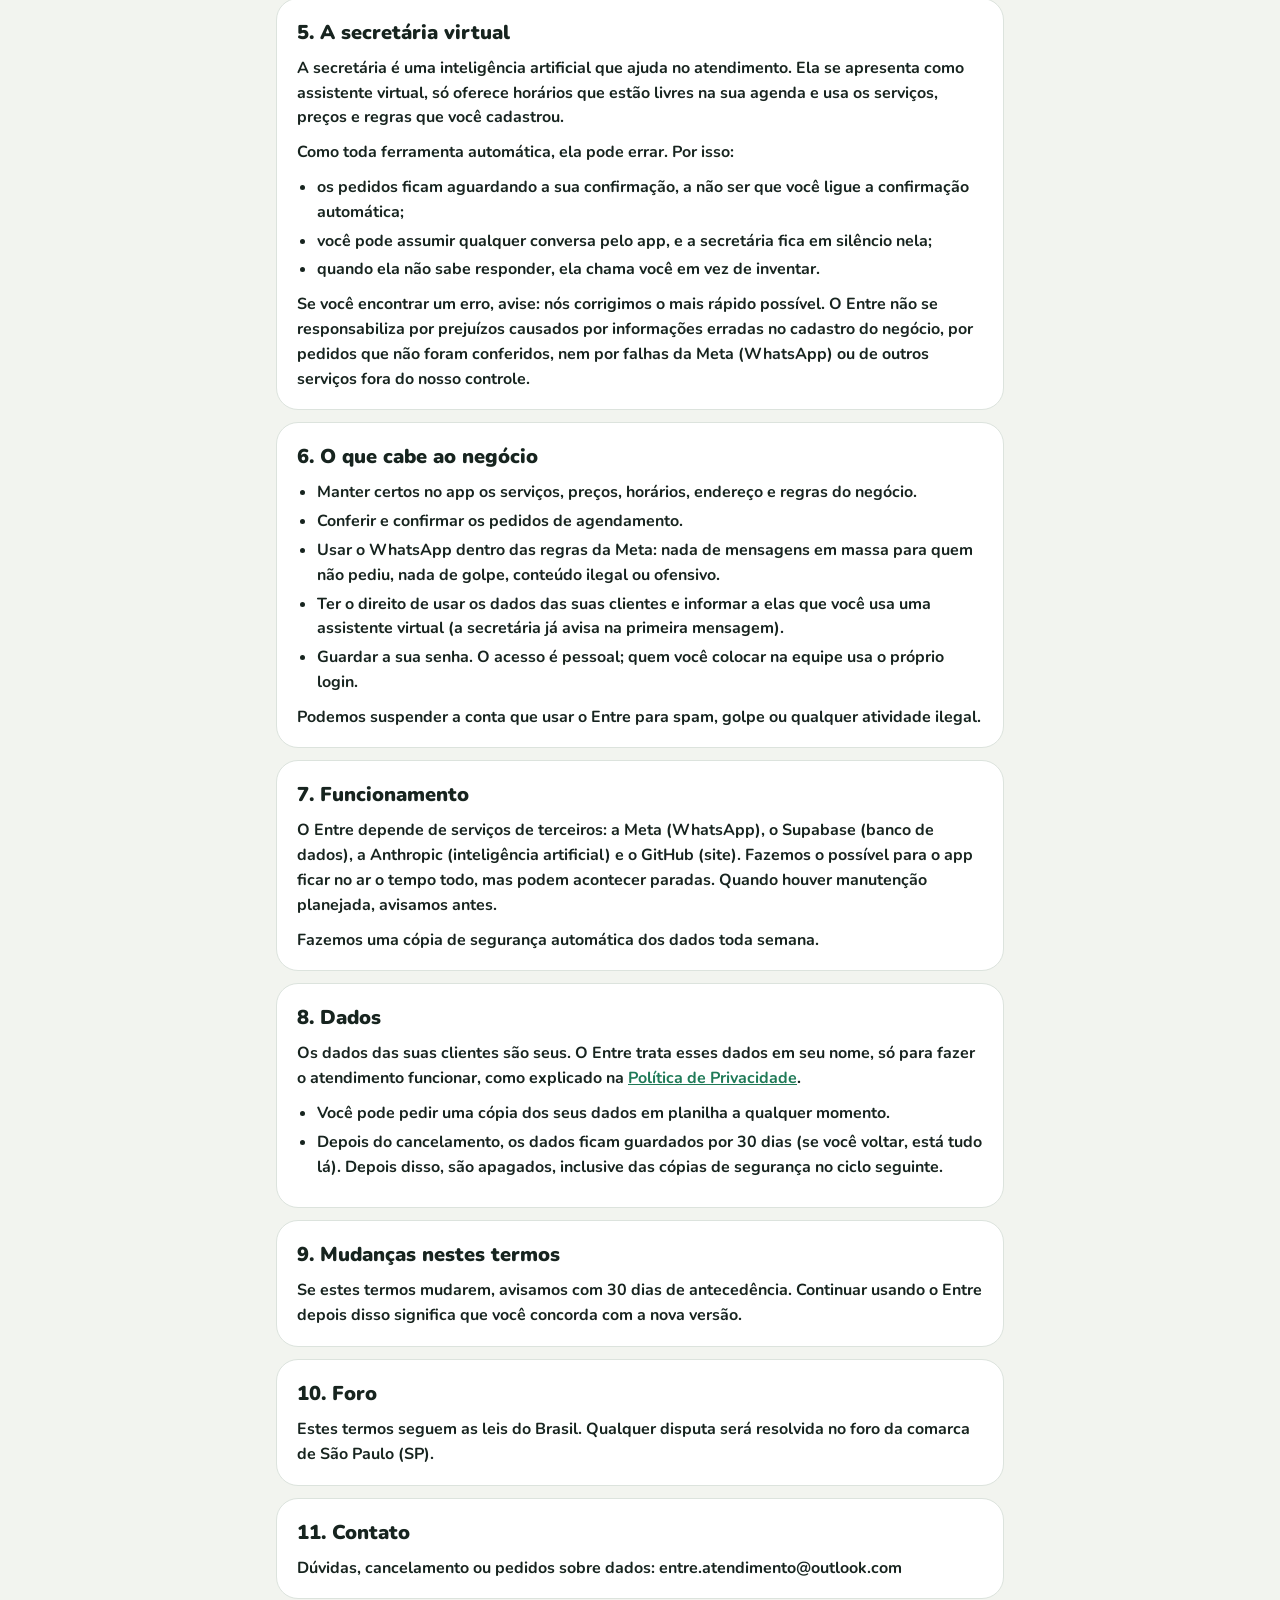
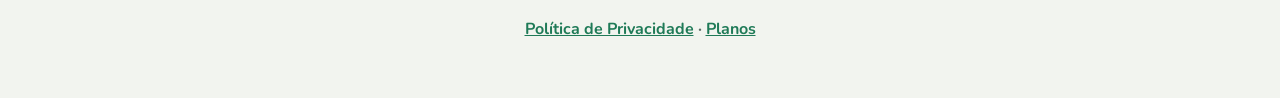
<file: termos.html>
<!doctype html>
<html lang="pt-BR">
<head>
  <meta charset="utf-8">
  <meta name="viewport" content="width=device-width, initial-scale=1, viewport-fit=cover">
  <title>Termos de uso do Entre</title>
  <meta name="theme-color" content="#1F7A57">
  <link rel="icon" href="icon.svg" type="image/svg+xml">
  <link rel="preconnect" href="https://fonts.googleapis.com">
  <link rel="stylesheet" href="https://fonts.googleapis.com/css2?family=Nunito:wght@600;700;800;900&display=swap">
  <link rel="stylesheet" href="legal.css?v=20261127d">
</head>
<body>
<header class="lg-head">
  <div class="in">
    <a class="lg-brand" href="planos.html"><svg viewBox="0 0 100 100" aria-hidden="true"><rect width="100" height="100" rx="24" fill="#FFFFFF"/><path d="M34 20 H66 A13 13 0 0 1 79 33 V55 A13 13 0 0 1 66 68 H45 L29 80 V67.5 A13 13 0 0 1 21 55 V33 A13 13 0 0 1 34 20 Z" fill="#1F7A57"/><circle cx="37" cy="44" r="5.5" fill="#FFFFFF"/><circle cx="50" cy="44" r="5.5" fill="#F2994A"/><circle cx="63" cy="44" r="5.5" fill="#FFFFFF"/></svg>Entre</a>
    <h1>Termos de uso</h1>
    <p>Valem para o negócio (salão, barbearia, clínica, estúdio) que assina o Entre. Última atualização: 27 de novembro de 2026.</p>
  </div>
</header>
<main class="in lg-body">
  <nav class="lg-toc" aria-label="Nesta página">
    <a href="#o-que-e">O que é</a><a href="#planos">Planos</a><a href="#pagamento">Pagamento</a><a href="#cancelar">Cancelar</a><a href="#secretaria">A secretária</a><a href="#voce">O que cabe a você</a><a href="#dados">Dados</a><a href="#contato">Contato</a>
  </nav>

  <section id="o-que-e">
    <h2>1. O que é o Entre</h2>
    <p>O Entre é um aplicativo de agenda com uma secretária virtual que responde o WhatsApp do seu negócio, mostra os horários livres e anota os pedidos de agendamento. Ele também tem o link de agendamento, a lista de espera, a ficha das clientes e o relatório do mês.</p>
    <p>A empresa responsável pelo Entre está em fase de registro. A razão social e o CNPJ serão publicados nesta página assim que o registro for concluído.</p>
  </section>

  <section id="planos">
    <h2>2. Planos e conversas</h2>
    <p>Todos os planos têm todos os recursos. Muda só quantas conversas a secretária atende por mês:</p>
    <ul class="lg-cards">
      <li><b>Start</b><span>150 conversas por mês</span></li>
      <li><b>Pro</b><span>600 conversas por mês</span></li>
      <li><b>Max</b><span>sem limite, com uso justo de até 2.000 por mês</span></li>
    </ul>
    <p><b>Uma conversa</b> é uma pessoa atendida pela secretária num dia. Se ela mandar 10 mensagens no mesmo dia, conta 1.</p>
    <p>O app mostra em Ajustes quantas conversas já foram usadas no mês. Avisamos você quando chegar a 80% e a 100%. Depois do limite, a secretária ainda atende mais 10% e, a partir daí, deixa as conversas novas para você responder pelo app até o mês virar. Quem já estava sendo atendido no dia termina normalmente.</p>
    <p>No plano Max, se o uso passar de 2.000 conversas por mês, a gente conversa com você antes de qualquer mudança.</p>
  </section>

  <section id="pagamento">
    <h2>3. Teste grátis e pagamento</h2>
    <ul>
      <li>Todo plano começa com <b>7 dias grátis</b>. Você só paga se continuar depois do teste.</li>
      <li>O pagamento é mensal ou anual. O plano anual custa o mesmo que 10 meses.</li>
      <li>A forma de pagamento (Pix ou cartão) e a data de cobrança são informadas na contratação.</li>
      <li>Se o pagamento atrasar mais de 10 dias, a secretária pode ser pausada até a regularização. A agenda e os dados continuam guardados.</li>
    </ul>
  </section>

  <section id="cancelar">
    <h2>4. Cancelamento e mudança de preço</h2>
    <ul>
      <li>Você pode <b>cancelar quando quiser, sem multa</b>, pelo WhatsApp ou pelo e-mail do Entre.</li>
      <li>No plano mensal, você continua usando até o fim do mês já pago. Não há devolução do mês em andamento.</li>
      <li>No plano anual, devolvemos os meses inteiros que ainda não começaram.</li>
      <li>Você pode trocar de plano a qualquer momento, para cima ou para baixo. A troca vale a partir da próxima cobrança.</li>
      <li>Se o preço dos planos mudar, avisamos <b>com 30 dias de antecedência</b> no app e no WhatsApp. Se não concordar, você pode cancelar sem multa.</li>
    </ul>
  </section>

  <section id="secretaria">
    <h2>5. A secretária virtual</h2>
    <p>A secretária é uma inteligência artificial que ajuda no atendimento. Ela se apresenta como assistente virtual, só oferece horários que estão livres na sua agenda e usa os serviços, preços e regras que você cadastrou.</p>
    <p>Como toda ferramenta automática, ela pode errar. Por isso:</p>
    <ul>
      <li>os pedidos ficam aguardando a sua confirmação, a não ser que você ligue a confirmação automática;</li>
      <li>você pode assumir qualquer conversa pelo app, e a secretária fica em silêncio nela;</li>
      <li>quando ela não sabe responder, ela chama você em vez de inventar.</li>
    </ul>
    <p>Se você encontrar um erro, avise: nós corrigimos o mais rápido possível. O Entre não se responsabiliza por prejuízos causados por informações erradas no cadastro do negócio, por pedidos que não foram conferidos, nem por falhas da Meta (WhatsApp) ou de outros serviços fora do nosso controle.</p>
  </section>

  <section id="voce">
    <h2>6. O que cabe ao negócio</h2>
    <ul>
      <li>Manter certos no app os serviços, preços, horários, endereço e regras do negócio.</li>
      <li>Conferir e confirmar os pedidos de agendamento.</li>
      <li>Usar o WhatsApp dentro das regras da Meta: nada de mensagens em massa para quem não pediu, nada de golpe, conteúdo ilegal ou ofensivo.</li>
      <li>Ter o direito de usar os dados das suas clientes e informar a elas que você usa uma assistente virtual (a secretária já avisa na primeira mensagem).</li>
      <li>Guardar a sua senha. O acesso é pessoal; quem você colocar na equipe usa o próprio login.</li>
    </ul>
    <p>Podemos suspender a conta que usar o Entre para spam, golpe ou qualquer atividade ilegal.</p>
  </section>

  <section id="funcionamento">
    <h2>7. Funcionamento</h2>
    <p>O Entre depende de serviços de terceiros: a Meta (WhatsApp), o Supabase (banco de dados), a Anthropic (inteligência artificial) e o GitHub (site). Fazemos o possível para o app ficar no ar o tempo todo, mas podem acontecer paradas. Quando houver manutenção planejada, avisamos antes.</p>
    <p>Fazemos uma cópia de segurança automática dos dados toda semana.</p>
  </section>

  <section id="dados">
    <h2>8. Dados</h2>
    <p>Os dados das suas clientes são seus. O Entre trata esses dados em seu nome, só para fazer o atendimento funcionar, como explicado na <a href="privacidade.html">Política de Privacidade</a>.</p>
    <ul>
      <li>Você pode pedir uma cópia dos seus dados em planilha a qualquer momento.</li>
      <li>Depois do cancelamento, os dados ficam guardados por <b>30 dias</b> (se você voltar, está tudo lá). Depois disso, são apagados, inclusive das cópias de segurança no ciclo seguinte.</li>
    </ul>
  </section>

  <section id="mudancas">
    <h2>9. Mudanças nestes termos</h2>
    <p>Se estes termos mudarem, avisamos com 30 dias de antecedência. Continuar usando o Entre depois disso significa que você concorda com a nova versão.</p>
  </section>

  <section id="foro">
    <h2>10. Foro</h2>
    <p>Estes termos seguem as leis do Brasil. Qualquer disputa será resolvida no foro da comarca de São Paulo (SP).</p>
  </section>

  <section id="contato">
    <h2>11. Contato</h2>
    <p>Dúvidas, cancelamento ou pedidos sobre dados: <b class="lg-mail">entre.atendimento@outlook.com</b></p>
  </section>

  <p class="lg-foot"><a href="privacidade.html">Política de Privacidade</a> · <a href="planos.html">Planos</a></p>
</main>
</body>
</html>
</file>
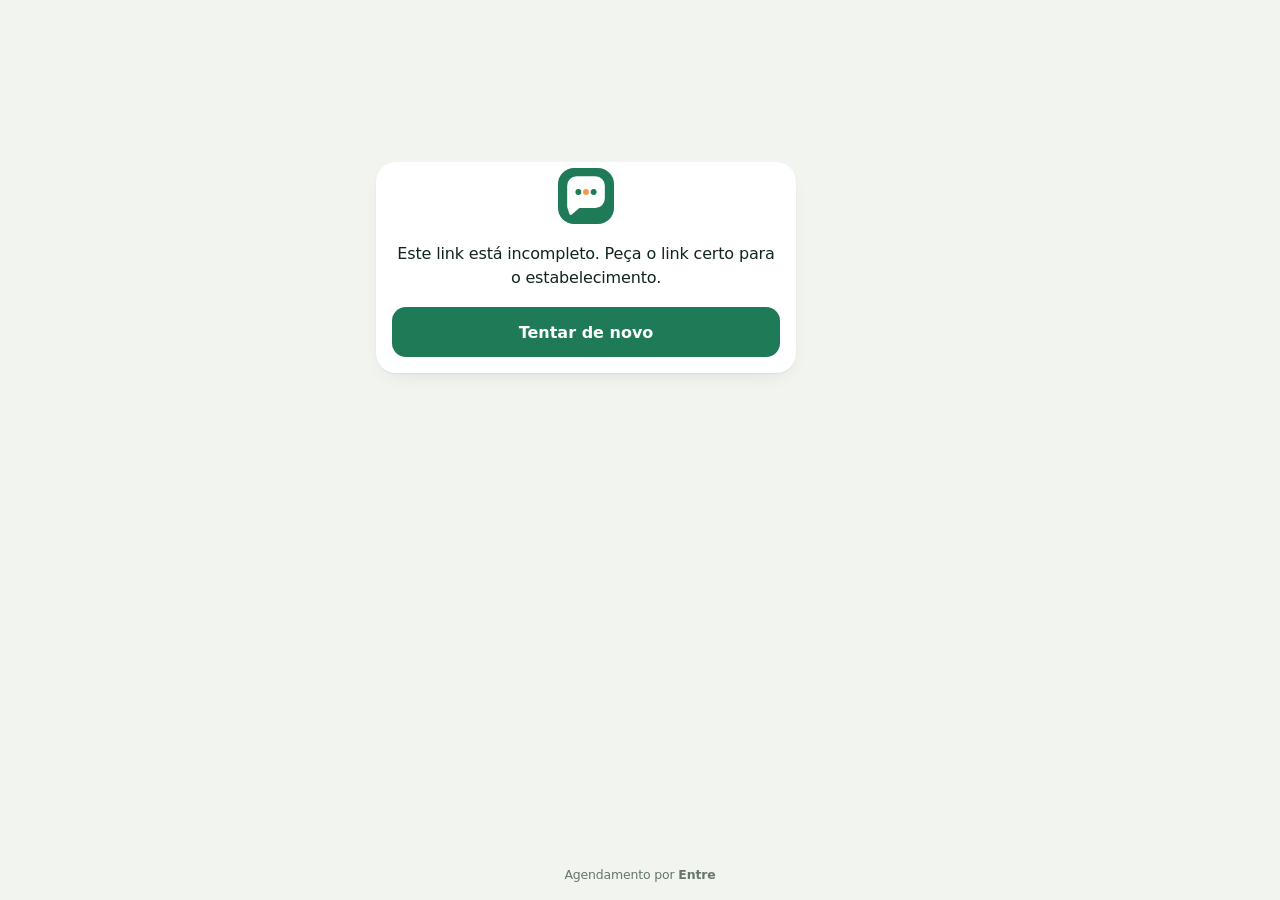
<file: novo/agendar.html>
﻿<!doctype html>
<html lang="pt-BR"><head><meta charset="utf-8"><meta name="viewport" content="width=device-width, initial-scale=1">
<title>Agendar</title>
<script>location.replace('../agendar.html' + location.search + location.hash);</script></head>
<body style="font-family:system-ui;display:grid;place-items:center;min-height:100vh;margin:0">
<p>Abrindo a página de agendamento… <a href="../agendar.html">Toque aqui</a> se não abrir sozinha.</p></body></html>
</file>
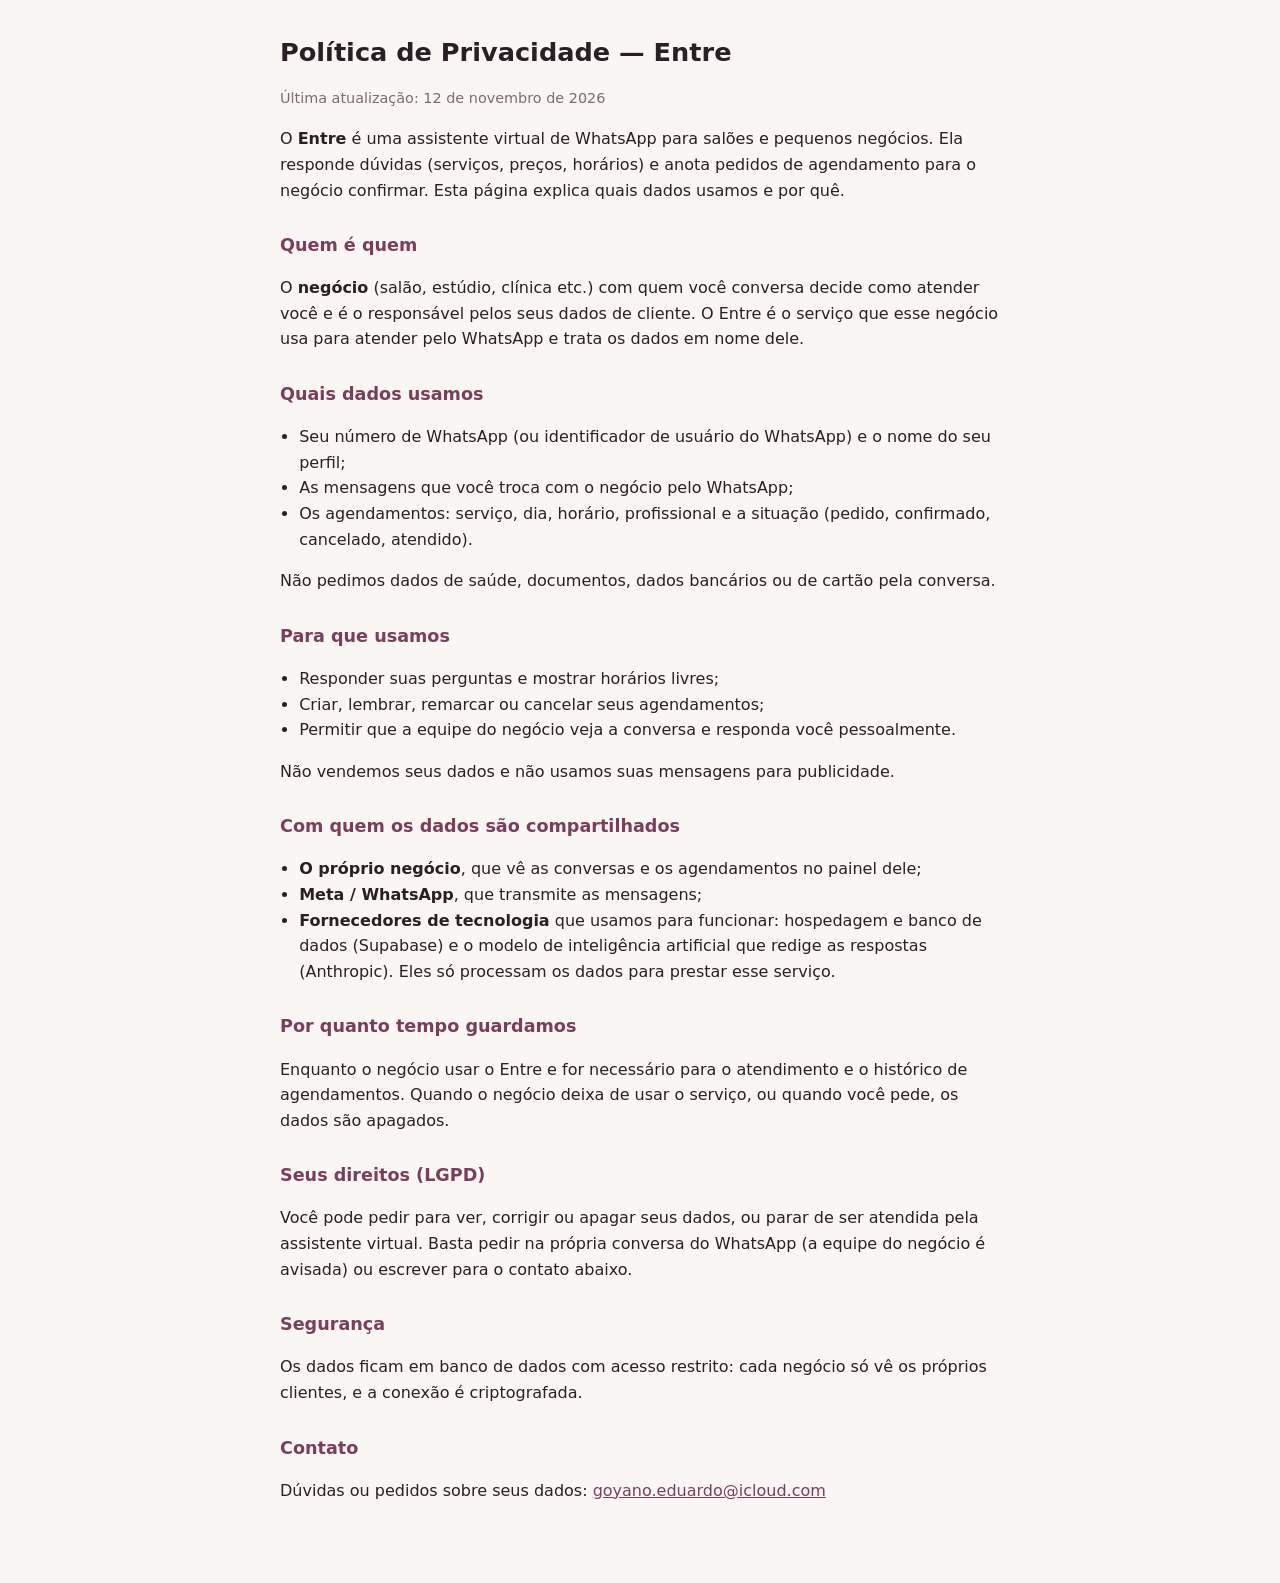
<file: novo/privacidade.html>
<!doctype html>
<html lang="pt-BR">
<head>
  <meta charset="utf-8">
  <meta name="viewport" content="width=device-width, initial-scale=1">
  <title>Entre · Política de Privacidade</title>
  <link rel="icon" href="icon.svg" type="image/svg+xml">
  <style>
    :root { --bg: #faf6f3; --ink: #2a1f24; --muted: #7b6b72; --brand: #7a3e5c; --card: #fff; --line: #ece3de; }
    @media (prefers-color-scheme: dark) { :root { --bg: #17121a; --ink: #f2eaee; --muted: #b3a3ab; --brand: #d58fb1; --card: #221b25; --line: #3a2f3d; } }
    body { margin: 0; background: var(--bg); color: var(--ink); font: 16px/1.6 system-ui, -apple-system, "Segoe UI", sans-serif; }
    main { max-width: 720px; margin: 0 auto; padding: 32px 16px 64px; }
    h1 { font-size: 1.6rem; margin: 0 0 4px; } h2 { font-size: 1.1rem; margin: 28px 0 6px; color: var(--brand); }
    .muted { color: var(--muted); font-size: .9rem; } a { color: var(--brand); } ul { padding-left: 1.2rem; }
  </style>
</head>
<body>
<main>
  <h1>Política de Privacidade — Entre</h1>
  <p class="muted">Última atualização: 12 de novembro de 2026</p>

  <p>O <b>Entre</b> é uma assistente virtual de WhatsApp para salões e pequenos negócios. Ela responde dúvidas (serviços, preços, horários) e anota pedidos de agendamento para o negócio confirmar. Esta página explica quais dados usamos e por quê.</p>

  <h2>Quem é quem</h2>
  <p>O <b>negócio</b> (salão, estúdio, clínica etc.) com quem você conversa decide como atender você e é o responsável pelos seus dados de cliente. O Entre é o serviço que esse negócio usa para atender pelo WhatsApp e trata os dados em nome dele.</p>

  <h2>Quais dados usamos</h2>
  <ul>
    <li>Seu número de WhatsApp (ou identificador de usuário do WhatsApp) e o nome do seu perfil;</li>
    <li>As mensagens que você troca com o negócio pelo WhatsApp;</li>
    <li>Os agendamentos: serviço, dia, horário, profissional e a situação (pedido, confirmado, cancelado, atendido).</li>
  </ul>
  <p>Não pedimos dados de saúde, documentos, dados bancários ou de cartão pela conversa.</p>

  <h2>Para que usamos</h2>
  <ul>
    <li>Responder suas perguntas e mostrar horários livres;</li>
    <li>Criar, lembrar, remarcar ou cancelar seus agendamentos;</li>
    <li>Permitir que a equipe do negócio veja a conversa e responda você pessoalmente.</li>
  </ul>
  <p>Não vendemos seus dados e não usamos suas mensagens para publicidade.</p>

  <h2>Com quem os dados são compartilhados</h2>
  <ul>
    <li><b>O próprio negócio</b>, que vê as conversas e os agendamentos no painel dele;</li>
    <li><b>Meta / WhatsApp</b>, que transmite as mensagens;</li>
    <li><b>Fornecedores de tecnologia</b> que usamos para funcionar: hospedagem e banco de dados (Supabase) e o modelo de inteligência artificial que redige as respostas (Anthropic). Eles só processam os dados para prestar esse serviço.</li>
  </ul>

  <h2>Por quanto tempo guardamos</h2>
  <p>Enquanto o negócio usar o Entre e for necessário para o atendimento e o histórico de agendamentos. Quando o negócio deixa de usar o serviço, ou quando você pede, os dados são apagados.</p>

  <h2>Seus direitos (LGPD)</h2>
  <p>Você pode pedir para ver, corrigir ou apagar seus dados, ou parar de ser atendida pela assistente virtual. Basta pedir na própria conversa do WhatsApp (a equipe do negócio é avisada) ou escrever para o contato abaixo.</p>

  <h2>Segurança</h2>
  <p>Os dados ficam em banco de dados com acesso restrito: cada negócio só vê os próprios clientes, e a conexão é criptografada.</p>

  <h2>Contato</h2>
  <p>Dúvidas ou pedidos sobre seus dados: <a href="mailto:goyano.eduardo@icloud.com">goyano.eduardo@icloud.com</a></p>
</main>
</body>
</html>
</file>
<file: style.css>
/* Entre — painel. Feito para celular primeiro.
   ESTILOS: o dono ou a dona escolhe um de 7 (html[data-style="…"]); cada um tem versão clara e escura.
   O modo vem de html[data-mode="dark|light"], posto pelo script do <head> e por app.js
   (Automático = segue o celular; ou Sempre claro / Sempre escuro, guardado neste aparelho).
   Cada estilo só troca variáveis: cores, fontes, fundo e cantos. As telas são as mesmas. */

/* ---- Entre (oficial), claro: também é o padrão de tudo ---- */
:root {
  --font-display: "Fraunces", Georgia, serif; --font-body: "DM Sans", system-ui, -apple-system, "Segoe UI", sans-serif;
  --dw: 500; --dcase: none; --dtrack: -.005em; --radius: 18px;
  --bg: #F6F7F3; --bg-pat: none; --bg-size: auto;
  --card: #FFFFFF; --solid: #FFFFFF; --ink: #163A32; --muted: #5E6F68; --line: #DDE4DB;
  --brand: #163A32; --brand-ink: #F6F7F3; --brand-soft: #E8EFE6; --hi: #9A5428; --chip-muted: #EDF1EA;
  --bubble-in: #FFFFFF; --bubble-bot: #E8EFE6; --bubble-me: #163A32;
  --card-border: 1px solid var(--line);
  --shadow: 0 1px 2px rgba(22, 58, 50, .06), 0 6px 18px -10px rgba(22, 58, 50, .25);
  --ok: #1F6B45; --ok-soft: #DCEFE2; --warn: #8A5300; --warn-soft: #FBEFD9; --bad: #B3261E; --bad-soft: #FBE5E3;
  color-scheme: light;
}
:root[data-mode="dark"] {
  --bg: #0F1F1B; --card: #17302A; --solid: #17302A; --ink: #E8EFE6; --muted: #A9BBB2; --line: #2A4A41;
  --brand: #E0A36B; --brand-ink: #10231E; --brand-soft: #1B382F; --hi: #E0A36B; --chip-muted: #1B382F;
  --bubble-in: #17302A; --bubble-bot: #1B382F; --bubble-me: #E0A36B; --shadow: none;
  --ok: #8FD9AE; --ok-soft: #1D3A2B; --warn: #F0C070; --warn-soft: #3D2F17; --bad: #F2A29B; --bad-soft: #3F1F1D;
  color-scheme: dark;
}

/* ---- Spa: areia, creme e grafite, degradê suave ---- */
:root[data-style="spa"] {
  --font-display: "Cormorant Garamond", Georgia, serif; --font-body: "Jost", system-ui, sans-serif; --dw: 600; --dtrack: 0; --radius: 22px;
  --bg: #EFE9E1; --bg-pat: linear-gradient(165deg, #F7F2EB 0%, #ECE2D6 55%, #E2D3C2 100%);
  --card: rgba(255, 255, 255, .62); --solid: #F7F2EB; --ink: #2E2A26; --muted: #6B6158; --line: #DED2C4;
  --brand: #2E2A26; --brand-ink: #F7F2EB; --brand-soft: #E9DFD2; --hi: #8C7460; --chip-muted: #E6DCCF;
  --bubble-in: rgba(255, 255, 255, .75); --bubble-bot: #E9DFD2; --bubble-me: #2E2A26;
  --card-border: 1px solid rgba(255, 255, 255, .7); --shadow: 0 8px 24px -16px rgba(60, 45, 30, .35);
}
:root[data-mode="dark"][data-style="spa"] {
  --bg: #2E2721; --bg-pat: linear-gradient(165deg, #3F362D 0%, #2E2721 55%, #231D18 100%);
  --card: rgba(255, 255, 255, .07); --solid: #3A322A; --ink: #F1E9DF; --muted: #B8AA9A; --line: #4D4339;
  --brand: #E6D7C3; --brand-ink: #2E2721; --brand-soft: #40372E; --hi: #DCC4A3; --chip-muted: #40372E;
  --bubble-in: #3A322A; --bubble-bot: #40372E; --bubble-me: #E6D7C3; --card-border: 1px solid #4D4339; --shadow: none;
}

/* ---- Mármore: branco com veios e filetes dourados ---- */
:root[data-style="marmore"] {
  --font-display: "Bodoni Moda", Didot, serif; --font-body: "Manrope", system-ui, sans-serif; --dw: 500; --dtrack: 0; --radius: 6px;
  --bg: #F7F6F3; --bg-size: 420px;
  --bg-pat: url("data:image/svg+xml,%3Csvg xmlns='http://www.w3.org/2000/svg' width='420' height='420'%3E%3Cfilter id='m' x='0' y='0' width='100%25' height='100%25'%3E%3CfeTurbulence type='fractalNoise' baseFrequency='0.005 0.016' numOctaves='5' seed='11' stitchTiles='stitch'/%3E%3CfeColorMatrix values='0 0 0 0 0.55 0 0 0 0 0.53 0 0 0 0 0.5 0 0 0 0.55 -0.286'/%3E%3C/filter%3E%3Crect width='100%25' height='100%25' filter='url(%23m)'/%3E%3C/svg%3E");
  --card: rgba(255, 255, 255, .88); --solid: #FBFAF7; --ink: #1E1E1E; --muted: #67635C; --line: #E2D4B6;
  --brand: #1E1E1E; --brand-ink: #F7F6F3; --brand-soft: #F0ECE4; --hi: #A8844C; --chip-muted: #EFEBE3;
  --bubble-in: #FFFFFF; --bubble-bot: #F0ECE4; --bubble-me: #1E1E1E; --card-border: 1px solid #E2D4B6; --shadow: none;
}
:root[data-mode="dark"][data-style="marmore"] {
  --bg: #161514;
  --bg-pat: url("data:image/svg+xml,%3Csvg xmlns='http://www.w3.org/2000/svg' width='420' height='420'%3E%3Cfilter id='m' x='0' y='0' width='100%25' height='100%25'%3E%3CfeTurbulence type='fractalNoise' baseFrequency='0.005 0.016' numOctaves='5' seed='11' stitchTiles='stitch'/%3E%3CfeColorMatrix values='0 0 0 0 0.85 0 0 0 0 0.75 0 0 0 0 0.55 0 0 0 0.8 -0.4'/%3E%3C/filter%3E%3Crect width='100%25' height='100%25' filter='url(%23m)'/%3E%3C/svg%3E");
  --card: rgba(18, 18, 18, .86); --solid: #1A1A19; --ink: #F1EEE8; --muted: #A09A90; --line: #3B3326;
  --brand: #C9A86A; --brand-ink: #121212; --brand-soft: #24211C; --hi: #C9A86A; --chip-muted: #24211C;
  --bubble-in: #1A1A19; --bubble-bot: #24211C; --bubble-me: #C9A86A; --card-border: 1px solid #3B3326;
}

/* ---- Nude: tons de pele, rosa queimado e champanhe sobre linho ---- */
:root[data-style="nude"] {
  --font-display: "Gilda Display", Georgia, serif; --font-body: "Nunito Sans", system-ui, sans-serif; --dw: 400; --dtrack: 0; --radius: 22px;
  --bg: #F4E6DC;
  --bg-pat: repeating-linear-gradient(0deg, rgba(120, 70, 60, .035) 0 1px, transparent 1px 3px), repeating-linear-gradient(90deg, rgba(120, 70, 60, .035) 0 1px, transparent 1px 4px);
  --card: #FBF4EF; --solid: #FBF4EF; --ink: #4A2E2B; --muted: #7D5D56; --line: #EBD6CA;
  --brand: #A4544E; --brand-ink: #FFF6F1; --brand-soft: #F1DDD2; --hi: #A4544E; --chip-muted: #F1DDD2;
  --bubble-in: #FBF4EF; --bubble-bot: #F1DDD2; --bubble-me: #A4544E; --card-border: 1px solid #EBD6CA;
  --shadow: 0 6px 20px -14px rgba(120, 60, 50, .35); --ok: #4F6E47; --ok-soft: #E7EEDD;
}
:root[data-mode="dark"][data-style="nude"] {
  --bg: #3A2421;
  --bg-pat: repeating-linear-gradient(0deg, rgba(255, 220, 200, .045) 0 1px, transparent 1px 3px), repeating-linear-gradient(90deg, rgba(255, 220, 200, .045) 0 1px, transparent 1px 4px);
  --card: #4A2E2A; --solid: #4A2E2A; --ink: #F8E8DF; --muted: #D0B0A6; --line: #5E3D37;
  --brand: #EBAFA4; --brand-ink: #3A2421; --brand-soft: #553530; --hi: #ECCFA6; --chip-muted: #553530;
  --bubble-in: #4A2E2A; --bubble-bot: #553530; --bubble-me: #EBAFA4; --card-border: 1px solid #5E3D37; --shadow: none;
  --ok: #B5D3A6; --ok-soft: #26301F;
}

/* ---- Botânico: sálvia e creme com folhas em traço fino ---- */
:root[data-style="botanico"] {
  --font-display: "Marcellus", Georgia, serif; --font-body: "Karla", system-ui, sans-serif; --dw: 400; --dtrack: 0; --radius: 20px;
  --bg: #E7ECE2; --bg-size: 150px;
  --bg-pat: url("data:image/svg+xml,%3Csvg xmlns='http://www.w3.org/2000/svg' width='150' height='150' fill='none' stroke='rgba(78,107,74,.22)' stroke-width='1' stroke-linecap='round'%3E%3Cpath d='M14 58c14-26 44-30 58-16-14 14-40 22-58 16zM14 58l58-16M34 52l8-12M50 47l6-10'/%3E%3Cpath d='M96 128c-4-24 14-46 34-46 2 20-14 42-34 46zM96 128l34-46M104 112l12-2M112 100l12-2'/%3E%3Cpath d='M120 20c10 6 12 20 4 30-10-6-12-20-4-30zM124 50V20'/%3E%3C/svg%3E");
  --card: #F7F8F3; --solid: #F7F8F3; --ink: #243326; --muted: #56665A; --line: #D3DCCD;
  --brand: #4E6B4A; --brand-ink: #F7F8F3; --brand-soft: #DFE7D8; --hi: #4E6B4A; --chip-muted: #DFE7D8;
  --bubble-in: #F7F8F3; --bubble-bot: #DFE7D8; --bubble-me: #4E6B4A; --card-border: 1px solid #D3DCCD;
  --shadow: 0 6px 18px -14px rgba(36, 51, 38, .35);
}
:root[data-mode="dark"][data-style="botanico"] {
  --bg: #1A2B20;
  --bg-pat: url("data:image/svg+xml,%3Csvg xmlns='http://www.w3.org/2000/svg' width='150' height='150' fill='none' stroke='rgba(169,199,156,.2)' stroke-width='1' stroke-linecap='round'%3E%3Cpath d='M14 58c14-26 44-30 58-16-14 14-40 22-58 16zM14 58l58-16M34 52l8-12M50 47l6-10'/%3E%3Cpath d='M96 128c-4-24 14-46 34-46 2 20-14 42-34 46zM96 128l34-46M104 112l12-2M112 100l12-2'/%3E%3Cpath d='M120 20c10 6 12 20 4 30-10-6-12-20-4-30zM124 50V20'/%3E%3C/svg%3E");
  --card: #23382A; --solid: #23382A; --ink: #E6EEE0; --muted: #A9BCAB; --line: #355040;
  --brand: #B2D0A5; --brand-ink: #1A2B20; --brand-soft: #2A4232; --hi: #B2D0A5; --chip-muted: #2A4232;
  --bubble-in: #23382A; --bubble-bot: #2A4232; --bubble-me: #B2D0A5; --card-border: 1px solid #355040; --shadow: none;
}

/* ---- Editorial: off-white e preto, títulos enormes, uma cor só ---- */
:root[data-style="editorial"] {
  --font-display: "Instrument Serif", Georgia, serif; --font-body: "Inter Tight", system-ui, sans-serif; --dw: 400; --dtrack: 0; --radius: 0px;
  --bg: #F2F0EB; --card: transparent; --solid: #F2F0EB; --ink: #111111; --muted: #6B6862; --line: #CFCBC3;
  --brand: #111111; --brand-ink: #F2F0EB; --brand-soft: #E4E1DA; --hi: #2433C7; --chip-muted: #E4E1DA;
  --bubble-in: #F2F0EB; --bubble-bot: #E4E1DA; --bubble-me: #111111; --card-border: 1px solid #111111; --shadow: none;
}
:root[data-mode="dark"][data-style="editorial"] {
  --bg: #0E0E0E; --card: transparent; --solid: #0E0E0E; --ink: #F2F0EB; --muted: #9A968E; --line: #3A3936;
  --brand: #F2F0EB; --brand-ink: #0E0E0E; --brand-soft: #1E1E1E; --hi: #8C9BFF; --chip-muted: #1E1E1E;
  --bubble-in: #0E0E0E; --bubble-bot: #1E1E1E; --bubble-me: #F2F0EB; --card-border: 1px solid #F2F0EB;
}

/* ---- Barbearia: verde-garrafa, couro e creme, letras fortes ---- */
:root[data-style="barbearia"] {
  --font-display: "Oswald", Impact, sans-serif; --font-body: "Work Sans", system-ui, sans-serif; --dw: 600; --dcase: uppercase; --dtrack: .03em; --radius: 8px;
  --bg: #EFE6D8; --bg-size: 160px;
  --bg-pat: url("data:image/svg+xml,%3Csvg xmlns='http://www.w3.org/2000/svg' width='160' height='160'%3E%3Cfilter id='g'%3E%3CfeTurbulence type='fractalNoise' baseFrequency='0.85' numOctaves='2' stitchTiles='stitch'/%3E%3CfeColorMatrix values='0 0 0 0 0.35 0 0 0 0 0.22 0 0 0 0 0.12 0 0 0 0.10 0'/%3E%3C/filter%3E%3Crect width='100%25' height='100%25' filter='url(%23g)'/%3E%3C/svg%3E");
  --card: #F8F2E8; --solid: #F8F2E8; --ink: #1F3B2D; --muted: #6E6455; --line: #DCCFBB;
  --brand: #1F3B2D; --brand-ink: #EFE6D8; --brand-soft: #E7DAC6; --hi: #8B5A3C; --chip-muted: #E7DAC6;
  --bubble-in: #F8F2E8; --bubble-bot: #E7DAC6; --bubble-me: #1F3B2D; --card-border: 1px solid #DCCFBB;
  --shadow: 0 6px 16px -12px rgba(31, 59, 45, .4);
}
:root[data-mode="dark"][data-style="barbearia"] {
  --bg: #173528;
  --bg-pat: url("data:image/svg+xml,%3Csvg xmlns='http://www.w3.org/2000/svg' width='160' height='160'%3E%3Cfilter id='g'%3E%3CfeTurbulence type='fractalNoise' baseFrequency='0.85' numOctaves='2' stitchTiles='stitch'/%3E%3CfeColorMatrix values='0 0 0 0 0.9 0 0 0 0 0.8 0 0 0 0 0.6 0 0 0 0.07 0'/%3E%3C/filter%3E%3Crect width='100%25' height='100%25' filter='url(%23g)'/%3E%3C/svg%3E");
  --card: #1F4332; --solid: #1F4332; --ink: #F1E9DC; --muted: #B4C0AA; --line: #305A45;
  --brand: #D19A66; --brand-ink: #173528; --brand-soft: #265039; --hi: #D19A66; --chip-muted: #265039;
  --bubble-in: #1F4332; --bubble-bot: #265039; --bubble-me: #D19A66; --card-border: 1px solid #305A45; --shadow: none;
}

/* ==== TEMAS POR RAMO (gerado por real/ferramentas/temas_ramo.py — não editar à mão) ====
   Cada ramo tem cores, letra e um fundo desenhado com ícones do ramo, em versão clara e escura. */
/* ---- Navalha: Barbearia: tesoura, navalha e bigode. ---- */
:root[data-style="navalha"] {
  --font-display: "Bebas Neue", Impact, sans-serif; --font-body: "Barlow", system-ui, sans-serif; --dw: 400; --dcase: none; --dtrack: .03em; --radius: 10px;
  --bg: #F1ECE4; --bg-size: 220px; --bg-pat: url("data:image/svg+xml,%3Csvg xmlns='http://www.w3.org/2000/svg' width='220' height='220' fill='none' stroke='rgba(28,36,48,0.13)' stroke-width='1.3' stroke-linecap='round' stroke-linejoin='round'%3E%3Cg transform='translate(14 16) rotate(-12 15.0 15.0) scale(1.25)'%3E%3Ccircle cx='6' cy='6.5' r='2.8'/%3E%3Ccircle cx='6' cy='17.5' r='2.8'/%3E%3Cpath d='M8.4 8 20 17.5M8.4 16 20 6.5M12.5 12h.01'/%3E%3C/g%3E%3Cg transform='translate(104 8) rotate(14 15.0 15.0) scale(1.25)'%3E%3Cpath d='M3 9h12.5v4.5H6.5A3.5 3.5 0 0 1 3 10z'/%3E%3Cpath d='M15.5 11.3 21.5 17'/%3E%3Ccircle cx='15.5' cy='11.3' r='.8'/%3E%3C/g%3E%3Cg transform='translate(176 40) rotate(-20 15.0 15.0) scale(1.25)'%3E%3Cpath d='M12 10.5c-1.6-2.4-5.2-2.6-7.2-.2-.9 1.1-1.9 1.4-2.8.9.6 2.9 4.6 4.1 7.4 2.3 1.2-.8 2-1.6 2.6-2.6.6 1 1.4 1.8 2.6 2.6 2.8 1.8 6.8.6 7.4-2.3-.9.5-1.9.2-2.8-.9-2-2.4-5.6-2.2-7.2.2z'/%3E%3C/g%3E%3Cg transform='translate(52 82) rotate(8 15.0 15.0) scale(1.25)'%3E%3Cpath d='M3 7.5h18v3.5H3zM5 11v6M7.5 11v6M10 11v6M12.5 11v6M15 11v6M17.5 11v6M20 11v4'/%3E%3C/g%3E%3Cg transform='translate(140 104) rotate(-6 15.0 15.0) scale(1.25)'%3E%3Crect x='9' y='5' width='6' height='14' rx='1'/%3E%3Cpath d='M8 5h8M8 19h8M12 3v2M12 19v2M9 9.5l6-3M9 13.5l6-3M9 17.5l6-3'/%3E%3C/g%3E%3Cg transform='translate(8 150) rotate(18 15.0 15.0) scale(1.25)'%3E%3Ccircle cx='6' cy='6.5' r='2.8'/%3E%3Ccircle cx='6' cy='17.5' r='2.8'/%3E%3Cpath d='M8.4 8 20 17.5M8.4 16 20 6.5M12.5 12h.01'/%3E%3C/g%3E%3Cg transform='translate(92 172) rotate(-16 15.0 15.0) scale(1.25)'%3E%3Cpath d='M3 9h12.5v4.5H6.5A3.5 3.5 0 0 1 3 10z'/%3E%3Cpath d='M15.5 11.3 21.5 17'/%3E%3Ccircle cx='15.5' cy='11.3' r='.8'/%3E%3C/g%3E%3Cg transform='translate(178 168) rotate(10 15.0 15.0) scale(1.25)'%3E%3Cpath d='M12 10.5c-1.6-2.4-5.2-2.6-7.2-.2-.9 1.1-1.9 1.4-2.8.9.6 2.9 4.6 4.1 7.4 2.3 1.2-.8 2-1.6 2.6-2.6.6 1 1.4 1.8 2.6 2.6 2.8 1.8 6.8.6 7.4-2.3-.9.5-1.9.2-2.8-.9-2-2.4-5.6-2.2-7.2.2z'/%3E%3C/g%3E%3C/svg%3E");
  --card: #FAF7F2; --solid: #FAF7F2; --ink: #1C2430; --muted: #5F6670; --line: #DCD3C6;
  --brand: #A3322A; --brand-ink: #FFF8F2; --brand-soft: #F1DFD8; --hi: #1F4E79; --chip-muted: #E9E1D6;
  --bubble-in: #FAF7F2; --bubble-bot: #F1DFD8; --bubble-me: #A3322A; --card-border: 1px solid #DCD3C6;
  --shadow: 0 6px 18px -14px rgba(28, 36, 48, .45);
}
:root[data-mode="dark"][data-style="navalha"] {
  --bg: #141A22; --bg-size: 220px; --bg-pat: url("data:image/svg+xml,%3Csvg xmlns='http://www.w3.org/2000/svg' width='220' height='220' fill='none' stroke='rgba(239,233,225,0.105)' stroke-width='1.3' stroke-linecap='round' stroke-linejoin='round'%3E%3Cg transform='translate(14 16) rotate(-12 15.0 15.0) scale(1.25)'%3E%3Ccircle cx='6' cy='6.5' r='2.8'/%3E%3Ccircle cx='6' cy='17.5' r='2.8'/%3E%3Cpath d='M8.4 8 20 17.5M8.4 16 20 6.5M12.5 12h.01'/%3E%3C/g%3E%3Cg transform='translate(104 8) rotate(14 15.0 15.0) scale(1.25)'%3E%3Cpath d='M3 9h12.5v4.5H6.5A3.5 3.5 0 0 1 3 10z'/%3E%3Cpath d='M15.5 11.3 21.5 17'/%3E%3Ccircle cx='15.5' cy='11.3' r='.8'/%3E%3C/g%3E%3Cg transform='translate(176 40) rotate(-20 15.0 15.0) scale(1.25)'%3E%3Cpath d='M12 10.5c-1.6-2.4-5.2-2.6-7.2-.2-.9 1.1-1.9 1.4-2.8.9.6 2.9 4.6 4.1 7.4 2.3 1.2-.8 2-1.6 2.6-2.6.6 1 1.4 1.8 2.6 2.6 2.8 1.8 6.8.6 7.4-2.3-.9.5-1.9.2-2.8-.9-2-2.4-5.6-2.2-7.2.2z'/%3E%3C/g%3E%3Cg transform='translate(52 82) rotate(8 15.0 15.0) scale(1.25)'%3E%3Cpath d='M3 7.5h18v3.5H3zM5 11v6M7.5 11v6M10 11v6M12.5 11v6M15 11v6M17.5 11v6M20 11v4'/%3E%3C/g%3E%3Cg transform='translate(140 104) rotate(-6 15.0 15.0) scale(1.25)'%3E%3Crect x='9' y='5' width='6' height='14' rx='1'/%3E%3Cpath d='M8 5h8M8 19h8M12 3v2M12 19v2M9 9.5l6-3M9 13.5l6-3M9 17.5l6-3'/%3E%3C/g%3E%3Cg transform='translate(8 150) rotate(18 15.0 15.0) scale(1.25)'%3E%3Ccircle cx='6' cy='6.5' r='2.8'/%3E%3Ccircle cx='6' cy='17.5' r='2.8'/%3E%3Cpath d='M8.4 8 20 17.5M8.4 16 20 6.5M12.5 12h.01'/%3E%3C/g%3E%3Cg transform='translate(92 172) rotate(-16 15.0 15.0) scale(1.25)'%3E%3Cpath d='M3 9h12.5v4.5H6.5A3.5 3.5 0 0 1 3 10z'/%3E%3Cpath d='M15.5 11.3 21.5 17'/%3E%3Ccircle cx='15.5' cy='11.3' r='.8'/%3E%3C/g%3E%3Cg transform='translate(178 168) rotate(10 15.0 15.0) scale(1.25)'%3E%3Cpath d='M12 10.5c-1.6-2.4-5.2-2.6-7.2-.2-.9 1.1-1.9 1.4-2.8.9.6 2.9 4.6 4.1 7.4 2.3 1.2-.8 2-1.6 2.6-2.6.6 1 1.4 1.8 2.6 2.6 2.8 1.8 6.8.6 7.4-2.3-.9.5-1.9.2-2.8-.9-2-2.4-5.6-2.2-7.2.2z'/%3E%3C/g%3E%3C/svg%3E");
  --card: #1C2430; --solid: #1C2430; --ink: #EFE9E1; --muted: #A7AFB9; --line: #2C3644;
  --brand: #E2685A; --brand-ink: #141A22; --brand-soft: #2A2228; --hi: #8FB8E8; --chip-muted: #222B36;
  --bubble-in: #1C2430; --bubble-bot: #2A2228; --bubble-me: #E2685A; --card-border: 1px solid #2C3644; --shadow: none;
}
/* ---- Pet: Pet shop e veterinário: patinha, cão e gato. ---- */
:root[data-style="pet"] {
  --font-display: "Fredoka", system-ui, sans-serif; --font-body: "Nunito", system-ui, sans-serif; --dw: 600; --dcase: none; --dtrack: 0; --radius: 24px;
  --bg: #EDF4F1; --bg-size: 220px; --bg-pat: url("data:image/svg+xml,%3Csvg xmlns='http://www.w3.org/2000/svg' width='220' height='220' fill='none' stroke='rgba(31,111,106,0.16)' stroke-width='1.3' stroke-linecap='round' stroke-linejoin='round'%3E%3Cg transform='translate(14 16) rotate(-12 15.0 15.0) scale(1.25)'%3E%3Cellipse cx='6.5' cy='10' rx='1.7' ry='2.1'/%3E%3Cellipse cx='10.2' cy='6.6' rx='1.7' ry='2.2'/%3E%3Cellipse cx='14.6' cy='6.6' rx='1.7' ry='2.2'/%3E%3Cellipse cx='18.1' cy='10' rx='1.7' ry='2.1'/%3E%3Cpath d='M12.4 11.5c-2.6 0-5.2 3.4-5.2 5.9 0 1.6 1.2 2.4 2.6 2.1 1-.2 1.7-.6 2.6-.6s1.6.4 2.6.6c1.4.3 2.6-.5 2.6-2.1 0-2.5-2.6-5.9-5.2-5.9z'/%3E%3C/g%3E%3Cg transform='translate(104 8) rotate(14 15.0 15.0) scale(1.25)'%3E%3Cpath d='M7 7.5c1.2-1.3 3-2 5-2s3.8.7 5 2c.8 1 1 2.3 1 3.5v3c0 3.6-2.7 6.5-6 6.5s-6-2.9-6-6.5v-3c0-1.2.2-2.5 1-3.5z'/%3E%3Cpath d='M7 7.5C5 7 3 8.5 3 11.8c0 2 1 3.7 2.5 3.7.8 0 1.2-.8 1.4-1.8M17 7.5c2-.5 4 1 4 4.3 0 2-1 3.7-2.5 3.7-.8 0-1.2-.8-1.4-1.8'/%3E%3Cpath d='M10 11.5h.01M14 11.5h.01M10.6 15h2.8L12 16.5zM12 16.5v1.3'/%3E%3C/g%3E%3Cg transform='translate(176 40) rotate(-20 15.0 15.0) scale(1.25)'%3E%3Cpath d='M8.6 9.8 14.2 15.4'/%3E%3Cpath d='M8.6 9.8a2.2 2.2 0 1 0-3-1.9 2.2 2.2 0 1 0 1.9 3zM14.2 15.4a2.2 2.2 0 1 0 3 1.9 2.2 2.2 0 1 0-1.9-3z'/%3E%3C/g%3E%3Cg transform='translate(52 82) rotate(8 15.0 15.0) scale(1.25)'%3E%3Cpath d='M5.2 9.5 5 4l4.2 3.1a9 9 0 0 1 5.6 0L19 4l-.2 5.5c.8 1.2 1.2 2.6 1.2 4 0 3.9-3.6 6.5-8 6.5s-8-2.6-8-6.5c0-1.4.4-2.8 1.2-4z'/%3E%3Cpath d='M9.3 13h.01M14.7 13h.01M11 15.6l1 .8 1-.8M2 13.5l3.2.5M2.5 16.5l3-1M22 13.5l-3.2.5M21.5 16.5l-3-1'/%3E%3C/g%3E%3Cg transform='translate(140 104) rotate(-6 15.0 15.0) scale(1.25)'%3E%3Cpath d='M12 20s-7.5-4.6-7.5-10.3A4 4 0 0 1 12 7.2a4 4 0 0 1 7.5 2.5C19.5 15.4 12 20 12 20z'/%3E%3C/g%3E%3Cg transform='translate(8 150) rotate(18 15.0 15.0) scale(1.25)'%3E%3Cellipse cx='6.5' cy='10' rx='1.7' ry='2.1'/%3E%3Cellipse cx='10.2' cy='6.6' rx='1.7' ry='2.2'/%3E%3Cellipse cx='14.6' cy='6.6' rx='1.7' ry='2.2'/%3E%3Cellipse cx='18.1' cy='10' rx='1.7' ry='2.1'/%3E%3Cpath d='M12.4 11.5c-2.6 0-5.2 3.4-5.2 5.9 0 1.6 1.2 2.4 2.6 2.1 1-.2 1.7-.6 2.6-.6s1.6.4 2.6.6c1.4.3 2.6-.5 2.6-2.1 0-2.5-2.6-5.9-5.2-5.9z'/%3E%3C/g%3E%3Cg transform='translate(92 172) rotate(-16 15.0 15.0) scale(1.25)'%3E%3Cpath d='M7 7.5c1.2-1.3 3-2 5-2s3.8.7 5 2c.8 1 1 2.3 1 3.5v3c0 3.6-2.7 6.5-6 6.5s-6-2.9-6-6.5v-3c0-1.2.2-2.5 1-3.5z'/%3E%3Cpath d='M7 7.5C5 7 3 8.5 3 11.8c0 2 1 3.7 2.5 3.7.8 0 1.2-.8 1.4-1.8M17 7.5c2-.5 4 1 4 4.3 0 2-1 3.7-2.5 3.7-.8 0-1.2-.8-1.4-1.8'/%3E%3Cpath d='M10 11.5h.01M14 11.5h.01M10.6 15h2.8L12 16.5zM12 16.5v1.3'/%3E%3C/g%3E%3Cg transform='translate(178 168) rotate(10 15.0 15.0) scale(1.25)'%3E%3Cpath d='M8.6 9.8 14.2 15.4'/%3E%3Cpath d='M8.6 9.8a2.2 2.2 0 1 0-3-1.9 2.2 2.2 0 1 0 1.9 3zM14.2 15.4a2.2 2.2 0 1 0 3 1.9 2.2 2.2 0 1 0-1.9-3z'/%3E%3C/g%3E%3C/svg%3E");
  --card: #F8FBFA; --solid: #F8FBFA; --ink: #183B39; --muted: #55706C; --line: #D2E2DD;
  --brand: #1F6F6A; --brand-ink: #F4FBF9; --brand-soft: #DCEBE7; --hi: #C8641F; --chip-muted: #E1EEEA;
  --bubble-in: #F8FBFA; --bubble-bot: #DCEBE7; --bubble-me: #1F6F6A; --card-border: 1px solid #D2E2DD;
  --shadow: 0 6px 18px -14px rgba(31, 111, 106, .45);
}
:root[data-mode="dark"][data-style="pet"] {
  --bg: #10221F; --bg-size: 220px; --bg-pat: url("data:image/svg+xml,%3Csvg xmlns='http://www.w3.org/2000/svg' width='220' height='220' fill='none' stroke='rgba(229,242,238,0.105)' stroke-width='1.3' stroke-linecap='round' stroke-linejoin='round'%3E%3Cg transform='translate(14 16) rotate(-12 15.0 15.0) scale(1.25)'%3E%3Cellipse cx='6.5' cy='10' rx='1.7' ry='2.1'/%3E%3Cellipse cx='10.2' cy='6.6' rx='1.7' ry='2.2'/%3E%3Cellipse cx='14.6' cy='6.6' rx='1.7' ry='2.2'/%3E%3Cellipse cx='18.1' cy='10' rx='1.7' ry='2.1'/%3E%3Cpath d='M12.4 11.5c-2.6 0-5.2 3.4-5.2 5.9 0 1.6 1.2 2.4 2.6 2.1 1-.2 1.7-.6 2.6-.6s1.6.4 2.6.6c1.4.3 2.6-.5 2.6-2.1 0-2.5-2.6-5.9-5.2-5.9z'/%3E%3C/g%3E%3Cg transform='translate(104 8) rotate(14 15.0 15.0) scale(1.25)'%3E%3Cpath d='M7 7.5c1.2-1.3 3-2 5-2s3.8.7 5 2c.8 1 1 2.3 1 3.5v3c0 3.6-2.7 6.5-6 6.5s-6-2.9-6-6.5v-3c0-1.2.2-2.5 1-3.5z'/%3E%3Cpath d='M7 7.5C5 7 3 8.5 3 11.8c0 2 1 3.7 2.5 3.7.8 0 1.2-.8 1.4-1.8M17 7.5c2-.5 4 1 4 4.3 0 2-1 3.7-2.5 3.7-.8 0-1.2-.8-1.4-1.8'/%3E%3Cpath d='M10 11.5h.01M14 11.5h.01M10.6 15h2.8L12 16.5zM12 16.5v1.3'/%3E%3C/g%3E%3Cg transform='translate(176 40) rotate(-20 15.0 15.0) scale(1.25)'%3E%3Cpath d='M8.6 9.8 14.2 15.4'/%3E%3Cpath d='M8.6 9.8a2.2 2.2 0 1 0-3-1.9 2.2 2.2 0 1 0 1.9 3zM14.2 15.4a2.2 2.2 0 1 0 3 1.9 2.2 2.2 0 1 0-1.9-3z'/%3E%3C/g%3E%3Cg transform='translate(52 82) rotate(8 15.0 15.0) scale(1.25)'%3E%3Cpath d='M5.2 9.5 5 4l4.2 3.1a9 9 0 0 1 5.6 0L19 4l-.2 5.5c.8 1.2 1.2 2.6 1.2 4 0 3.9-3.6 6.5-8 6.5s-8-2.6-8-6.5c0-1.4.4-2.8 1.2-4z'/%3E%3Cpath d='M9.3 13h.01M14.7 13h.01M11 15.6l1 .8 1-.8M2 13.5l3.2.5M2.5 16.5l3-1M22 13.5l-3.2.5M21.5 16.5l-3-1'/%3E%3C/g%3E%3Cg transform='translate(140 104) rotate(-6 15.0 15.0) scale(1.25)'%3E%3Cpath d='M12 20s-7.5-4.6-7.5-10.3A4 4 0 0 1 12 7.2a4 4 0 0 1 7.5 2.5C19.5 15.4 12 20 12 20z'/%3E%3C/g%3E%3Cg transform='translate(8 150) rotate(18 15.0 15.0) scale(1.25)'%3E%3Cellipse cx='6.5' cy='10' rx='1.7' ry='2.1'/%3E%3Cellipse cx='10.2' cy='6.6' rx='1.7' ry='2.2'/%3E%3Cellipse cx='14.6' cy='6.6' rx='1.7' ry='2.2'/%3E%3Cellipse cx='18.1' cy='10' rx='1.7' ry='2.1'/%3E%3Cpath d='M12.4 11.5c-2.6 0-5.2 3.4-5.2 5.9 0 1.6 1.2 2.4 2.6 2.1 1-.2 1.7-.6 2.6-.6s1.6.4 2.6.6c1.4.3 2.6-.5 2.6-2.1 0-2.5-2.6-5.9-5.2-5.9z'/%3E%3C/g%3E%3Cg transform='translate(92 172) rotate(-16 15.0 15.0) scale(1.25)'%3E%3Cpath d='M7 7.5c1.2-1.3 3-2 5-2s3.8.7 5 2c.8 1 1 2.3 1 3.5v3c0 3.6-2.7 6.5-6 6.5s-6-2.9-6-6.5v-3c0-1.2.2-2.5 1-3.5z'/%3E%3Cpath d='M7 7.5C5 7 3 8.5 3 11.8c0 2 1 3.7 2.5 3.7.8 0 1.2-.8 1.4-1.8M17 7.5c2-.5 4 1 4 4.3 0 2-1 3.7-2.5 3.7-.8 0-1.2-.8-1.4-1.8'/%3E%3Cpath d='M10 11.5h.01M14 11.5h.01M10.6 15h2.8L12 16.5zM12 16.5v1.3'/%3E%3C/g%3E%3Cg transform='translate(178 168) rotate(10 15.0 15.0) scale(1.25)'%3E%3Cpath d='M8.6 9.8 14.2 15.4'/%3E%3Cpath d='M8.6 9.8a2.2 2.2 0 1 0-3-1.9 2.2 2.2 0 1 0 1.9 3zM14.2 15.4a2.2 2.2 0 1 0 3 1.9 2.2 2.2 0 1 0-1.9-3z'/%3E%3C/g%3E%3C/svg%3E");
  --card: #173230; --solid: #173230; --ink: #E5F2EE; --muted: #9DBAB4; --line: #24433F;
  --brand: #F2A15F; --brand-ink: #10221F; --brand-soft: #1C3936; --hi: #F2A15F; --chip-muted: #1C3936;
  --bubble-in: #173230; --bubble-bot: #1C3936; --bubble-me: #F2A15F; --card-border: 1px solid #24433F; --shadow: none;
}
/* ---- Sorriso: Dentista: dente, escova e brilho. ---- */
:root[data-style="sorriso"] {
  --font-display: "Lexend", system-ui, sans-serif; --font-body: "Lexend", system-ui, sans-serif; --dw: 500; --dcase: none; --dtrack: -.01em; --radius: 16px;
  --bg: #EEF5F9; --bg-size: 220px; --bg-pat: url("data:image/svg+xml,%3Csvg xmlns='http://www.w3.org/2000/svg' width='220' height='220' fill='none' stroke='rgba(29,111,163,0.15)' stroke-width='1.3' stroke-linecap='round' stroke-linejoin='round'%3E%3Cg transform='translate(14 16) rotate(-12 15.0 15.0) scale(1.25)'%3E%3Cpath d='M12 5.6C10.6 4.2 9.1 3.6 7.6 3.6 5 3.6 3.5 5.6 3.5 8.2c0 2.3 1 3.8 1.5 5.8.6 2.6 1 6.4 2.5 6.4s1.9-3.1 2.5-5c.4-1.2 1.1-1.5 2-1.5s1.6.3 2 1.5c.6 1.9 1 5 2.5 5s1.9-3.8 2.5-6.4c.5-2 1.5-3.5 1.5-5.8 0-2.6-1.5-4.6-4.1-4.6-1.5 0-3 .6-4.4 2z'/%3E%3C/g%3E%3Cg transform='translate(104 8) rotate(14 15.0 15.0) scale(1.25)'%3E%3Cpath d='M2.5 16.5h11.5'/%3E%3Cpath d='M14 14.5h7.5v4H14zM15.5 14.5v-4M17.5 14.5v-4M19.5 14.5v-4M21.5 14.5v-3.2'/%3E%3C/g%3E%3Cg transform='translate(176 40) rotate(-20 15.0 15.0) scale(1.25)'%3E%3Cpath d='M12 3c.8 4.6 2.4 6.2 7 7-4.6.8-6.2 2.4-7 7-.8-4.6-2.4-6.2-7-7 4.6-.8 6.2-2.4 7-7zM19 16.5c.3 1.6.9 2.2 2.5 2.5-1.6.3-2.2.9-2.5 2.5-.3-1.6-.9-2.2-2.5-2.5 1.6-.3 2.2-.9 2.5-2.5z'/%3E%3C/g%3E%3Cg transform='translate(52 82) rotate(8 15.0 15.0) scale(1.25)'%3E%3Ccircle cx='15.5' cy='8.5' r='4'/%3E%3Cpath d='M12.7 11.4 4 20'/%3E%3C/g%3E%3Cg transform='translate(140 104) rotate(-6 15.0 15.0) scale(1.25)'%3E%3Cpath d='M4 10.5c2.2 4.2 4.9 6.3 8 6.3s5.8-2.1 8-6.3M4 10.5c2.5.9 5.2 1.3 8 1.3s5.5-.4 8-1.3M8.5 11.6v2.6M12 11.8v3.5M15.5 11.6v2.6'/%3E%3C/g%3E%3Cg transform='translate(8 150) rotate(18 15.0 15.0) scale(1.25)'%3E%3Cpath d='M12 5.6C10.6 4.2 9.1 3.6 7.6 3.6 5 3.6 3.5 5.6 3.5 8.2c0 2.3 1 3.8 1.5 5.8.6 2.6 1 6.4 2.5 6.4s1.9-3.1 2.5-5c.4-1.2 1.1-1.5 2-1.5s1.6.3 2 1.5c.6 1.9 1 5 2.5 5s1.9-3.8 2.5-6.4c.5-2 1.5-3.5 1.5-5.8 0-2.6-1.5-4.6-4.1-4.6-1.5 0-3 .6-4.4 2z'/%3E%3C/g%3E%3Cg transform='translate(92 172) rotate(-16 15.0 15.0) scale(1.25)'%3E%3Cpath d='M2.5 16.5h11.5'/%3E%3Cpath d='M14 14.5h7.5v4H14zM15.5 14.5v-4M17.5 14.5v-4M19.5 14.5v-4M21.5 14.5v-3.2'/%3E%3C/g%3E%3Cg transform='translate(178 168) rotate(10 15.0 15.0) scale(1.25)'%3E%3Cpath d='M12 3c.8 4.6 2.4 6.2 7 7-4.6.8-6.2 2.4-7 7-.8-4.6-2.4-6.2-7-7 4.6-.8 6.2-2.4 7-7zM19 16.5c.3 1.6.9 2.2 2.5 2.5-1.6.3-2.2.9-2.5 2.5-.3-1.6-.9-2.2-2.5-2.5 1.6-.3 2.2-.9 2.5-2.5z'/%3E%3C/g%3E%3C/svg%3E");
  --card: #F9FCFE; --solid: #F9FCFE; --ink: #123049; --muted: #57708A; --line: #D3E2EC;
  --brand: #1D6FA3; --brand-ink: #F4FAFE; --brand-soft: #DCEAF4; --hi: #1E8A82; --chip-muted: #E2EEF6;
  --bubble-in: #F9FCFE; --bubble-bot: #DCEAF4; --bubble-me: #1D6FA3; --card-border: 1px solid #D3E2EC;
  --shadow: 0 6px 18px -14px rgba(29, 111, 163, .45);
}
:root[data-mode="dark"][data-style="sorriso"] {
  --bg: #0D1B27; --bg-size: 220px; --bg-pat: url("data:image/svg+xml,%3Csvg xmlns='http://www.w3.org/2000/svg' width='220' height='220' fill='none' stroke='rgba(230,241,248,0.105)' stroke-width='1.3' stroke-linecap='round' stroke-linejoin='round'%3E%3Cg transform='translate(14 16) rotate(-12 15.0 15.0) scale(1.25)'%3E%3Cpath d='M12 5.6C10.6 4.2 9.1 3.6 7.6 3.6 5 3.6 3.5 5.6 3.5 8.2c0 2.3 1 3.8 1.5 5.8.6 2.6 1 6.4 2.5 6.4s1.9-3.1 2.5-5c.4-1.2 1.1-1.5 2-1.5s1.6.3 2 1.5c.6 1.9 1 5 2.5 5s1.9-3.8 2.5-6.4c.5-2 1.5-3.5 1.5-5.8 0-2.6-1.5-4.6-4.1-4.6-1.5 0-3 .6-4.4 2z'/%3E%3C/g%3E%3Cg transform='translate(104 8) rotate(14 15.0 15.0) scale(1.25)'%3E%3Cpath d='M2.5 16.5h11.5'/%3E%3Cpath d='M14 14.5h7.5v4H14zM15.5 14.5v-4M17.5 14.5v-4M19.5 14.5v-4M21.5 14.5v-3.2'/%3E%3C/g%3E%3Cg transform='translate(176 40) rotate(-20 15.0 15.0) scale(1.25)'%3E%3Cpath d='M12 3c.8 4.6 2.4 6.2 7 7-4.6.8-6.2 2.4-7 7-.8-4.6-2.4-6.2-7-7 4.6-.8 6.2-2.4 7-7zM19 16.5c.3 1.6.9 2.2 2.5 2.5-1.6.3-2.2.9-2.5 2.5-.3-1.6-.9-2.2-2.5-2.5 1.6-.3 2.2-.9 2.5-2.5z'/%3E%3C/g%3E%3Cg transform='translate(52 82) rotate(8 15.0 15.0) scale(1.25)'%3E%3Ccircle cx='15.5' cy='8.5' r='4'/%3E%3Cpath d='M12.7 11.4 4 20'/%3E%3C/g%3E%3Cg transform='translate(140 104) rotate(-6 15.0 15.0) scale(1.25)'%3E%3Cpath d='M4 10.5c2.2 4.2 4.9 6.3 8 6.3s5.8-2.1 8-6.3M4 10.5c2.5.9 5.2 1.3 8 1.3s5.5-.4 8-1.3M8.5 11.6v2.6M12 11.8v3.5M15.5 11.6v2.6'/%3E%3C/g%3E%3Cg transform='translate(8 150) rotate(18 15.0 15.0) scale(1.25)'%3E%3Cpath d='M12 5.6C10.6 4.2 9.1 3.6 7.6 3.6 5 3.6 3.5 5.6 3.5 8.2c0 2.3 1 3.8 1.5 5.8.6 2.6 1 6.4 2.5 6.4s1.9-3.1 2.5-5c.4-1.2 1.1-1.5 2-1.5s1.6.3 2 1.5c.6 1.9 1 5 2.5 5s1.9-3.8 2.5-6.4c.5-2 1.5-3.5 1.5-5.8 0-2.6-1.5-4.6-4.1-4.6-1.5 0-3 .6-4.4 2z'/%3E%3C/g%3E%3Cg transform='translate(92 172) rotate(-16 15.0 15.0) scale(1.25)'%3E%3Cpath d='M2.5 16.5h11.5'/%3E%3Cpath d='M14 14.5h7.5v4H14zM15.5 14.5v-4M17.5 14.5v-4M19.5 14.5v-4M21.5 14.5v-3.2'/%3E%3C/g%3E%3Cg transform='translate(178 168) rotate(10 15.0 15.0) scale(1.25)'%3E%3Cpath d='M12 3c.8 4.6 2.4 6.2 7 7-4.6.8-6.2 2.4-7 7-.8-4.6-2.4-6.2-7-7 4.6-.8 6.2-2.4 7-7zM19 16.5c.3 1.6.9 2.2 2.5 2.5-1.6.3-2.2.9-2.5 2.5-.3-1.6-.9-2.2-2.5-2.5 1.6-.3 2.2-.9 2.5-2.5z'/%3E%3C/g%3E%3C/svg%3E");
  --card: #142838; --solid: #142838; --ink: #E6F1F8; --muted: #9BB3C6; --line: #213A4F;
  --brand: #6EC1E4; --brand-ink: #0D1B27; --brand-soft: #183246; --hi: #7FD8CC; --chip-muted: #183246;
  --bubble-in: #142838; --bubble-bot: #183246; --bubble-me: #6EC1E4; --card-border: 1px solid #213A4F; --shadow: none;
}
/* ---- Salão: Salão de beleza: secador, mechas e tesoura. ---- */
:root[data-style="salao"] {
  --font-display: "Playfair Display", Georgia, serif; --font-body: "Lato", system-ui, sans-serif; --dw: 600; --dcase: none; --dtrack: 0; --radius: 18px;
  --bg: #F7EEF0; --bg-size: 220px; --bg-pat: url("data:image/svg+xml,%3Csvg xmlns='http://www.w3.org/2000/svg' width='220' height='220' fill='none' stroke='rgba(142,52,96,0.13)' stroke-width='1.3' stroke-linecap='round' stroke-linejoin='round'%3E%3Cg transform='translate(14 16) rotate(-12 15.0 15.0) scale(1.25)'%3E%3Ccircle cx='9' cy='9.5' r='5.5'/%3E%3Ccircle cx='9' cy='9.5' r='1.8'/%3E%3Cpath d='M14 6.5h6.5v6H14M12 14.4 11 21h3.2l.8-6.4M20.5 8.5H22M20.5 10.5H22'/%3E%3C/g%3E%3Cg transform='translate(104 8) rotate(14 15.0 15.0) scale(1.25)'%3E%3Cpath d='M8 3c-3.2 4 3.2 6 0 10s3.2 6 0 8M12.5 3c-3.2 4 3.2 6 0 10s3.2 6 0 8M17 3c-3.2 4 3.2 6 0 10s3.2 6 0 8'/%3E%3C/g%3E%3Cg transform='translate(176 40) rotate(-20 15.0 15.0) scale(1.25)'%3E%3Ccircle cx='6' cy='6.5' r='2.8'/%3E%3Ccircle cx='6' cy='17.5' r='2.8'/%3E%3Cpath d='M8.4 8 20 17.5M8.4 16 20 6.5M12.5 12h.01'/%3E%3C/g%3E%3Cg transform='translate(52 82) rotate(8 15.0 15.0) scale(1.25)'%3E%3Cpath d='M8.5 21h7v-8.5h-7zM8.5 12.5h7M9.8 12.5V7.8L14.2 5v7.5'/%3E%3C/g%3E%3Cg transform='translate(140 104) rotate(-6 15.0 15.0) scale(1.25)'%3E%3Ccircle cx='12' cy='8.5' r='5.5'/%3E%3Cpath d='M12 14v6.5M9 21h6M9.6 6.2a3 3 0 0 1 2.4-1.2'/%3E%3C/g%3E%3Cg transform='translate(8 150) rotate(18 15.0 15.0) scale(1.25)'%3E%3Ccircle cx='9' cy='9.5' r='5.5'/%3E%3Ccircle cx='9' cy='9.5' r='1.8'/%3E%3Cpath d='M14 6.5h6.5v6H14M12 14.4 11 21h3.2l.8-6.4M20.5 8.5H22M20.5 10.5H22'/%3E%3C/g%3E%3Cg transform='translate(92 172) rotate(-16 15.0 15.0) scale(1.25)'%3E%3Cpath d='M8 3c-3.2 4 3.2 6 0 10s3.2 6 0 8M12.5 3c-3.2 4 3.2 6 0 10s3.2 6 0 8M17 3c-3.2 4 3.2 6 0 10s3.2 6 0 8'/%3E%3C/g%3E%3Cg transform='translate(178 168) rotate(10 15.0 15.0) scale(1.25)'%3E%3Ccircle cx='6' cy='6.5' r='2.8'/%3E%3Ccircle cx='6' cy='17.5' r='2.8'/%3E%3Cpath d='M8.4 8 20 17.5M8.4 16 20 6.5M12.5 12h.01'/%3E%3C/g%3E%3C/svg%3E");
  --card: #FCF7F8; --solid: #FCF7F8; --ink: #3B1D2E; --muted: #7A5A69; --line: #EBD8DE;
  --brand: #8E3460; --brand-ink: #FFF5F9; --brand-soft: #F2DDE6; --hi: #A9652C; --chip-muted: #F0E1E7;
  --bubble-in: #FCF7F8; --bubble-bot: #F2DDE6; --bubble-me: #8E3460; --card-border: 1px solid #EBD8DE;
  --shadow: 0 6px 18px -14px rgba(142, 52, 96, .45);
}
:root[data-mode="dark"][data-style="salao"] {
  --bg: #22121B; --bg-size: 220px; --bg-pat: url("data:image/svg+xml,%3Csvg xmlns='http://www.w3.org/2000/svg' width='220' height='220' fill='none' stroke='rgba(247,231,238,0.105)' stroke-width='1.3' stroke-linecap='round' stroke-linejoin='round'%3E%3Cg transform='translate(14 16) rotate(-12 15.0 15.0) scale(1.25)'%3E%3Ccircle cx='9' cy='9.5' r='5.5'/%3E%3Ccircle cx='9' cy='9.5' r='1.8'/%3E%3Cpath d='M14 6.5h6.5v6H14M12 14.4 11 21h3.2l.8-6.4M20.5 8.5H22M20.5 10.5H22'/%3E%3C/g%3E%3Cg transform='translate(104 8) rotate(14 15.0 15.0) scale(1.25)'%3E%3Cpath d='M8 3c-3.2 4 3.2 6 0 10s3.2 6 0 8M12.5 3c-3.2 4 3.2 6 0 10s3.2 6 0 8M17 3c-3.2 4 3.2 6 0 10s3.2 6 0 8'/%3E%3C/g%3E%3Cg transform='translate(176 40) rotate(-20 15.0 15.0) scale(1.25)'%3E%3Ccircle cx='6' cy='6.5' r='2.8'/%3E%3Ccircle cx='6' cy='17.5' r='2.8'/%3E%3Cpath d='M8.4 8 20 17.5M8.4 16 20 6.5M12.5 12h.01'/%3E%3C/g%3E%3Cg transform='translate(52 82) rotate(8 15.0 15.0) scale(1.25)'%3E%3Cpath d='M8.5 21h7v-8.5h-7zM8.5 12.5h7M9.8 12.5V7.8L14.2 5v7.5'/%3E%3C/g%3E%3Cg transform='translate(140 104) rotate(-6 15.0 15.0) scale(1.25)'%3E%3Ccircle cx='12' cy='8.5' r='5.5'/%3E%3Cpath d='M12 14v6.5M9 21h6M9.6 6.2a3 3 0 0 1 2.4-1.2'/%3E%3C/g%3E%3Cg transform='translate(8 150) rotate(18 15.0 15.0) scale(1.25)'%3E%3Ccircle cx='9' cy='9.5' r='5.5'/%3E%3Ccircle cx='9' cy='9.5' r='1.8'/%3E%3Cpath d='M14 6.5h6.5v6H14M12 14.4 11 21h3.2l.8-6.4M20.5 8.5H22M20.5 10.5H22'/%3E%3C/g%3E%3Cg transform='translate(92 172) rotate(-16 15.0 15.0) scale(1.25)'%3E%3Cpath d='M8 3c-3.2 4 3.2 6 0 10s3.2 6 0 8M12.5 3c-3.2 4 3.2 6 0 10s3.2 6 0 8M17 3c-3.2 4 3.2 6 0 10s3.2 6 0 8'/%3E%3C/g%3E%3Cg transform='translate(178 168) rotate(10 15.0 15.0) scale(1.25)'%3E%3Ccircle cx='6' cy='6.5' r='2.8'/%3E%3Ccircle cx='6' cy='17.5' r='2.8'/%3E%3Cpath d='M8.4 8 20 17.5M8.4 16 20 6.5M12.5 12h.01'/%3E%3C/g%3E%3C/svg%3E");
  --card: #301A27; --solid: #301A27; --ink: #F7E7EE; --muted: #C9A9B8; --line: #452637;
  --brand: #E79BC0; --brand-ink: #22121B; --brand-soft: #3A2030; --hi: #E8B98A; --chip-muted: #3A2030;
  --bubble-in: #301A27; --bubble-bot: #3A2030; --bubble-me: #E79BC0; --card-border: 1px solid #452637; --shadow: none;
}
/* ---- Unhas: Manicure e nail designer: esmalte e lixa. ---- */
:root[data-style="unhas"] {
  --font-display: "DM Serif Display", Georgia, serif; --font-body: "Poppins", system-ui, sans-serif; --dw: 400; --dcase: none; --dtrack: 0; --radius: 22px;
  --bg: #FBEFEB; --bg-size: 220px; --bg-pat: url("data:image/svg+xml,%3Csvg xmlns='http://www.w3.org/2000/svg' width='220' height='220' fill='none' stroke='rgba(194,63,87,0.14)' stroke-width='1.3' stroke-linecap='round' stroke-linejoin='round'%3E%3Cg transform='translate(14 16) rotate(-12 15.0 15.0) scale(1.25)'%3E%3Cpath d='M10 2.5h4v5.5h-4zM8.6 8h6.8l1.6 3.2v7.8a2 2 0 0 1-2 2h-6a2 2 0 0 1-2-2v-7.8zM7 14h10'/%3E%3C/g%3E%3Cg transform='translate(104 8) rotate(14 15.0 15.0) scale(1.25)'%3E%3Cpath d='M8.5 21.5V9a3.5 3.5 0 0 1 7 0v12.5'/%3E%3Cpath d='M10.2 9.4a1.8 1.8 0 0 1 3.6 0v2.6h-3.6z'/%3E%3C/g%3E%3Cg transform='translate(176 40) rotate(-20 15.0 15.0) scale(1.25)'%3E%3Cpath d='M12 3c.8 4.6 2.4 6.2 7 7-4.6.8-6.2 2.4-7 7-.8-4.6-2.4-6.2-7-7 4.6-.8 6.2-2.4 7-7zM19 16.5c.3 1.6.9 2.2 2.5 2.5-1.6.3-2.2.9-2.5 2.5-.3-1.6-.9-2.2-2.5-2.5 1.6-.3 2.2-.9 2.5-2.5z'/%3E%3C/g%3E%3Cg transform='translate(52 82) rotate(8 15.0 15.0) scale(1.25)'%3E%3Cpath d='M4.6 18.2 16.8 4.4a1.6 1.6 0 0 1 2.4 2.1L7 20.3a1.6 1.6 0 0 1-2.4-2.1zM14 8.5l1.5 1.3M11.5 11.4 13 12.7M9 14.3l1.5 1.3'/%3E%3C/g%3E%3Cg transform='translate(140 104) rotate(-6 15.0 15.0) scale(1.25)'%3E%3Cpath d='M12 20s-7.5-4.6-7.5-10.3A4 4 0 0 1 12 7.2a4 4 0 0 1 7.5 2.5C19.5 15.4 12 20 12 20z'/%3E%3C/g%3E%3Cg transform='translate(8 150) rotate(18 15.0 15.0) scale(1.25)'%3E%3Cpath d='M10 2.5h4v5.5h-4zM8.6 8h6.8l1.6 3.2v7.8a2 2 0 0 1-2 2h-6a2 2 0 0 1-2-2v-7.8zM7 14h10'/%3E%3C/g%3E%3Cg transform='translate(92 172) rotate(-16 15.0 15.0) scale(1.25)'%3E%3Cpath d='M8.5 21.5V9a3.5 3.5 0 0 1 7 0v12.5'/%3E%3Cpath d='M10.2 9.4a1.8 1.8 0 0 1 3.6 0v2.6h-3.6z'/%3E%3C/g%3E%3Cg transform='translate(178 168) rotate(10 15.0 15.0) scale(1.25)'%3E%3Cpath d='M12 3c.8 4.6 2.4 6.2 7 7-4.6.8-6.2 2.4-7 7-.8-4.6-2.4-6.2-7-7 4.6-.8 6.2-2.4 7-7zM19 16.5c.3 1.6.9 2.2 2.5 2.5-1.6.3-2.2.9-2.5 2.5-.3-1.6-.9-2.2-2.5-2.5 1.6-.3 2.2-.9 2.5-2.5z'/%3E%3C/g%3E%3C/svg%3E");
  --card: #FEF8F6; --solid: #FEF8F6; --ink: #46202B; --muted: #85606A; --line: #F0D9D3;
  --brand: #C23F57; --brand-ink: #FFF6F4; --brand-soft: #F7DEDF; --hi: #9C7020; --chip-muted: #F5E3DF;
  --bubble-in: #FEF8F6; --bubble-bot: #F7DEDF; --bubble-me: #C23F57; --card-border: 1px solid #F0D9D3;
  --shadow: 0 6px 18px -14px rgba(194, 63, 87, .45);
}
:root[data-mode="dark"][data-style="unhas"] {
  --bg: #281418; --bg-size: 220px; --bg-pat: url("data:image/svg+xml,%3Csvg xmlns='http://www.w3.org/2000/svg' width='220' height='220' fill='none' stroke='rgba(251,234,232,0.105)' stroke-width='1.3' stroke-linecap='round' stroke-linejoin='round'%3E%3Cg transform='translate(14 16) rotate(-12 15.0 15.0) scale(1.25)'%3E%3Cpath d='M10 2.5h4v5.5h-4zM8.6 8h6.8l1.6 3.2v7.8a2 2 0 0 1-2 2h-6a2 2 0 0 1-2-2v-7.8zM7 14h10'/%3E%3C/g%3E%3Cg transform='translate(104 8) rotate(14 15.0 15.0) scale(1.25)'%3E%3Cpath d='M8.5 21.5V9a3.5 3.5 0 0 1 7 0v12.5'/%3E%3Cpath d='M10.2 9.4a1.8 1.8 0 0 1 3.6 0v2.6h-3.6z'/%3E%3C/g%3E%3Cg transform='translate(176 40) rotate(-20 15.0 15.0) scale(1.25)'%3E%3Cpath d='M12 3c.8 4.6 2.4 6.2 7 7-4.6.8-6.2 2.4-7 7-.8-4.6-2.4-6.2-7-7 4.6-.8 6.2-2.4 7-7zM19 16.5c.3 1.6.9 2.2 2.5 2.5-1.6.3-2.2.9-2.5 2.5-.3-1.6-.9-2.2-2.5-2.5 1.6-.3 2.2-.9 2.5-2.5z'/%3E%3C/g%3E%3Cg transform='translate(52 82) rotate(8 15.0 15.0) scale(1.25)'%3E%3Cpath d='M4.6 18.2 16.8 4.4a1.6 1.6 0 0 1 2.4 2.1L7 20.3a1.6 1.6 0 0 1-2.4-2.1zM14 8.5l1.5 1.3M11.5 11.4 13 12.7M9 14.3l1.5 1.3'/%3E%3C/g%3E%3Cg transform='translate(140 104) rotate(-6 15.0 15.0) scale(1.25)'%3E%3Cpath d='M12 20s-7.5-4.6-7.5-10.3A4 4 0 0 1 12 7.2a4 4 0 0 1 7.5 2.5C19.5 15.4 12 20 12 20z'/%3E%3C/g%3E%3Cg transform='translate(8 150) rotate(18 15.0 15.0) scale(1.25)'%3E%3Cpath d='M10 2.5h4v5.5h-4zM8.6 8h6.8l1.6 3.2v7.8a2 2 0 0 1-2 2h-6a2 2 0 0 1-2-2v-7.8zM7 14h10'/%3E%3C/g%3E%3Cg transform='translate(92 172) rotate(-16 15.0 15.0) scale(1.25)'%3E%3Cpath d='M8.5 21.5V9a3.5 3.5 0 0 1 7 0v12.5'/%3E%3Cpath d='M10.2 9.4a1.8 1.8 0 0 1 3.6 0v2.6h-3.6z'/%3E%3C/g%3E%3Cg transform='translate(178 168) rotate(10 15.0 15.0) scale(1.25)'%3E%3Cpath d='M12 3c.8 4.6 2.4 6.2 7 7-4.6.8-6.2 2.4-7 7-.8-4.6-2.4-6.2-7-7 4.6-.8 6.2-2.4 7-7zM19 16.5c.3 1.6.9 2.2 2.5 2.5-1.6.3-2.2.9-2.5 2.5-.3-1.6-.9-2.2-2.5-2.5 1.6-.3 2.2-.9 2.5-2.5z'/%3E%3C/g%3E%3C/svg%3E");
  --card: #371D23; --solid: #371D23; --ink: #FBEAE8; --muted: #D3ABB0; --line: #4B2A31;
  --brand: #FF8FA3; --brand-ink: #281418; --brand-soft: #43232A; --hi: #F2C46D; --chip-muted: #43232A;
  --bubble-in: #371D23; --bubble-bot: #43232A; --bubble-me: #FF8FA3; --card-border: 1px solid #4B2A31; --shadow: none;
}
/* ---- Olhar: Sobrancelhas e cílios: olho, pinça e brilho. ---- */
:root[data-style="olhar"] {
  --font-display: "Prata", Georgia, serif; --font-body: "Mulish", system-ui, sans-serif; --dw: 400; --dcase: none; --dtrack: 0; --radius: 14px;
  --bg: #F4EDE6; --bg-size: 220px; --bg-pat: url("data:image/svg+xml,%3Csvg xmlns='http://www.w3.org/2000/svg' width='220' height='220' fill='none' stroke='rgba(110,75,54,0.15)' stroke-width='1.3' stroke-linecap='round' stroke-linejoin='round'%3E%3Cg transform='translate(14 16) rotate(-12 15.0 15.0) scale(1.25)'%3E%3Cpath d='M2.5 13c2.5-4 6-6 9.5-6s7 2 9.5 6c-2.5 4-6 6-9.5 6s-7-2-9.5-6z'/%3E%3Ccircle cx='12' cy='13' r='2.7'/%3E%3Cpath d='M5.8 9.2 4.3 7.2M8.8 7.8 8.1 5.4M12 7.2V4.7M15.2 7.8l.7-2.4M18.2 9.2l1.5-2'/%3E%3C/g%3E%3Cg transform='translate(104 8) rotate(14 15.0 15.0) scale(1.25)'%3E%3Cpath d='M3 12.5c3.6-4.2 9.6-5.4 18-2.5M3.4 13.6c3.8-3.4 9.4-4.2 16.4-2'/%3E%3C/g%3E%3Cg transform='translate(176 40) rotate(-20 15.0 15.0) scale(1.25)'%3E%3Cpath d='M8.5 2.5 11 16.5 12 21l1-4.5 2.5-14M10.3 12.5h3.4'/%3E%3C/g%3E%3Cg transform='translate(52 82) rotate(8 15.0 15.0) scale(1.25)'%3E%3Cpath d='M3 10c2.5 3 5.6 4.5 9 4.5s6.5-1.5 9-4.5M6.2 12.9 4.8 15M9.5 14.2 9 16.6M14.5 14.2l.5 2.4M17.8 12.9 19.2 15'/%3E%3C/g%3E%3Cg transform='translate(140 104) rotate(-6 15.0 15.0) scale(1.25)'%3E%3Cpath d='M12 3c.8 4.6 2.4 6.2 7 7-4.6.8-6.2 2.4-7 7-.8-4.6-2.4-6.2-7-7 4.6-.8 6.2-2.4 7-7zM19 16.5c.3 1.6.9 2.2 2.5 2.5-1.6.3-2.2.9-2.5 2.5-.3-1.6-.9-2.2-2.5-2.5 1.6-.3 2.2-.9 2.5-2.5z'/%3E%3C/g%3E%3Cg transform='translate(8 150) rotate(18 15.0 15.0) scale(1.25)'%3E%3Cpath d='M2.5 13c2.5-4 6-6 9.5-6s7 2 9.5 6c-2.5 4-6 6-9.5 6s-7-2-9.5-6z'/%3E%3Ccircle cx='12' cy='13' r='2.7'/%3E%3Cpath d='M5.8 9.2 4.3 7.2M8.8 7.8 8.1 5.4M12 7.2V4.7M15.2 7.8l.7-2.4M18.2 9.2l1.5-2'/%3E%3C/g%3E%3Cg transform='translate(92 172) rotate(-16 15.0 15.0) scale(1.25)'%3E%3Cpath d='M3 12.5c3.6-4.2 9.6-5.4 18-2.5M3.4 13.6c3.8-3.4 9.4-4.2 16.4-2'/%3E%3C/g%3E%3Cg transform='translate(178 168) rotate(10 15.0 15.0) scale(1.25)'%3E%3Cpath d='M8.5 2.5 11 16.5 12 21l1-4.5 2.5-14M10.3 12.5h3.4'/%3E%3C/g%3E%3C/svg%3E");
  --card: #FBF7F3; --solid: #FBF7F3; --ink: #36271F; --muted: #75645A; --line: #E6D9CD;
  --brand: #6E4B36; --brand-ink: #FBF5EF; --brand-soft: #EBDDD0; --hi: #8E6A33; --chip-muted: #EDE2D7;
  --bubble-in: #FBF7F3; --bubble-bot: #EBDDD0; --bubble-me: #6E4B36; --card-border: 1px solid #E6D9CD;
  --shadow: 0 6px 18px -14px rgba(110, 75, 54, .45);
}
:root[data-mode="dark"][data-style="olhar"] {
  --bg: #1E1712; --bg-size: 220px; --bg-pat: url("data:image/svg+xml,%3Csvg xmlns='http://www.w3.org/2000/svg' width='220' height='220' fill='none' stroke='rgba(243,233,223,0.105)' stroke-width='1.3' stroke-linecap='round' stroke-linejoin='round'%3E%3Cg transform='translate(14 16) rotate(-12 15.0 15.0) scale(1.25)'%3E%3Cpath d='M2.5 13c2.5-4 6-6 9.5-6s7 2 9.5 6c-2.5 4-6 6-9.5 6s-7-2-9.5-6z'/%3E%3Ccircle cx='12' cy='13' r='2.7'/%3E%3Cpath d='M5.8 9.2 4.3 7.2M8.8 7.8 8.1 5.4M12 7.2V4.7M15.2 7.8l.7-2.4M18.2 9.2l1.5-2'/%3E%3C/g%3E%3Cg transform='translate(104 8) rotate(14 15.0 15.0) scale(1.25)'%3E%3Cpath d='M3 12.5c3.6-4.2 9.6-5.4 18-2.5M3.4 13.6c3.8-3.4 9.4-4.2 16.4-2'/%3E%3C/g%3E%3Cg transform='translate(176 40) rotate(-20 15.0 15.0) scale(1.25)'%3E%3Cpath d='M8.5 2.5 11 16.5 12 21l1-4.5 2.5-14M10.3 12.5h3.4'/%3E%3C/g%3E%3Cg transform='translate(52 82) rotate(8 15.0 15.0) scale(1.25)'%3E%3Cpath d='M3 10c2.5 3 5.6 4.5 9 4.5s6.5-1.5 9-4.5M6.2 12.9 4.8 15M9.5 14.2 9 16.6M14.5 14.2l.5 2.4M17.8 12.9 19.2 15'/%3E%3C/g%3E%3Cg transform='translate(140 104) rotate(-6 15.0 15.0) scale(1.25)'%3E%3Cpath d='M12 3c.8 4.6 2.4 6.2 7 7-4.6.8-6.2 2.4-7 7-.8-4.6-2.4-6.2-7-7 4.6-.8 6.2-2.4 7-7zM19 16.5c.3 1.6.9 2.2 2.5 2.5-1.6.3-2.2.9-2.5 2.5-.3-1.6-.9-2.2-2.5-2.5 1.6-.3 2.2-.9 2.5-2.5z'/%3E%3C/g%3E%3Cg transform='translate(8 150) rotate(18 15.0 15.0) scale(1.25)'%3E%3Cpath d='M2.5 13c2.5-4 6-6 9.5-6s7 2 9.5 6c-2.5 4-6 6-9.5 6s-7-2-9.5-6z'/%3E%3Ccircle cx='12' cy='13' r='2.7'/%3E%3Cpath d='M5.8 9.2 4.3 7.2M8.8 7.8 8.1 5.4M12 7.2V4.7M15.2 7.8l.7-2.4M18.2 9.2l1.5-2'/%3E%3C/g%3E%3Cg transform='translate(92 172) rotate(-16 15.0 15.0) scale(1.25)'%3E%3Cpath d='M3 12.5c3.6-4.2 9.6-5.4 18-2.5M3.4 13.6c3.8-3.4 9.4-4.2 16.4-2'/%3E%3C/g%3E%3Cg transform='translate(178 168) rotate(10 15.0 15.0) scale(1.25)'%3E%3Cpath d='M8.5 2.5 11 16.5 12 21l1-4.5 2.5-14M10.3 12.5h3.4'/%3E%3C/g%3E%3C/svg%3E");
  --card: #2A201A; --solid: #2A201A; --ink: #F3E9DF; --muted: #BFAE9F; --line: #3D3027;
  --brand: #D9B48A; --brand-ink: #1E1712; --brand-soft: #33281F; --hi: #E2C08B; --chip-muted: #33281F;
  --bubble-in: #2A201A; --bubble-bot: #33281F; --bubble-me: #D9B48A; --card-border: 1px solid #3D3027; --shadow: none;
}
/* ---- Pele: Estética, spa e massagem: gota, folha e pedras. ---- */
:root[data-style="pele"] {
  --font-display: "Lora", Georgia, serif; --font-body: "Quicksand", system-ui, sans-serif; --dw: 500; --dcase: none; --dtrack: 0; --radius: 24px;
  --bg: #F1EFF5; --bg-size: 220px; --bg-pat: url("data:image/svg+xml,%3Csvg xmlns='http://www.w3.org/2000/svg' width='220' height='220' fill='none' stroke='rgba(95,79,160,0.13)' stroke-width='1.3' stroke-linecap='round' stroke-linejoin='round'%3E%3Cg transform='translate(14 16) rotate(-12 15.0 15.0) scale(1.25)'%3E%3Cpath d='M12 3s6 6.4 6 11a6 6 0 0 1-12 0c0-4.6 6-11 6-11zM9 14.5a3 3 0 0 0 2.5 3'/%3E%3C/g%3E%3Cg transform='translate(104 8) rotate(14 15.0 15.0) scale(1.25)'%3E%3Cpath d='M5 19.5C5 11 10.6 5 20 4.5 19.6 13.6 13.6 19.6 5 19.5zM5 19.5 14 10'/%3E%3C/g%3E%3Cg transform='translate(176 40) rotate(-20 15.0 15.0) scale(1.25)'%3E%3Cellipse cx='12' cy='18.3' rx='7.5' ry='2.6'/%3E%3Cellipse cx='12' cy='12.8' rx='5.3' ry='2.3'/%3E%3Cellipse cx='12' cy='8' rx='3.3' ry='1.9'/%3E%3C/g%3E%3Cg transform='translate(52 82) rotate(8 15.0 15.0) scale(1.25)'%3E%3Cpath d='M12 5.5c2.5 2.6 2.5 8.4 0 12.5-2.5-4.1-2.5-9.9 0-12.5zM12 18c-3.2 0-7.2-2.2-8.2-7.2 3.2 0 6.8 2.2 8.2 7.2zM12 18c3.2 0 7.2-2.2 8.2-7.2-3.2 0-6.8 2.2-8.2 7.2z'/%3E%3C/g%3E%3Cg transform='translate(140 104) rotate(-6 15.0 15.0) scale(1.25)'%3E%3Cpath d='M12 3c.8 4.6 2.4 6.2 7 7-4.6.8-6.2 2.4-7 7-.8-4.6-2.4-6.2-7-7 4.6-.8 6.2-2.4 7-7zM19 16.5c.3 1.6.9 2.2 2.5 2.5-1.6.3-2.2.9-2.5 2.5-.3-1.6-.9-2.2-2.5-2.5 1.6-.3 2.2-.9 2.5-2.5z'/%3E%3C/g%3E%3Cg transform='translate(8 150) rotate(18 15.0 15.0) scale(1.25)'%3E%3Cpath d='M12 3s6 6.4 6 11a6 6 0 0 1-12 0c0-4.6 6-11 6-11zM9 14.5a3 3 0 0 0 2.5 3'/%3E%3C/g%3E%3Cg transform='translate(92 172) rotate(-16 15.0 15.0) scale(1.25)'%3E%3Cpath d='M5 19.5C5 11 10.6 5 20 4.5 19.6 13.6 13.6 19.6 5 19.5zM5 19.5 14 10'/%3E%3C/g%3E%3Cg transform='translate(178 168) rotate(10 15.0 15.0) scale(1.25)'%3E%3Cellipse cx='12' cy='18.3' rx='7.5' ry='2.6'/%3E%3Cellipse cx='12' cy='12.8' rx='5.3' ry='2.3'/%3E%3Cellipse cx='12' cy='8' rx='3.3' ry='1.9'/%3E%3C/g%3E%3C/svg%3E");
  --card: #FAF9FC; --solid: #FAF9FC; --ink: #2C2843; --muted: #67637F; --line: #DEDAE8;
  --brand: #5F4FA0; --brand-ink: #F8F6FD; --brand-soft: #E5E0F2; --hi: #4C7A60; --chip-muted: #E8E5F0;
  --bubble-in: #FAF9FC; --bubble-bot: #E5E0F2; --bubble-me: #5F4FA0; --card-border: 1px solid #DEDAE8;
  --shadow: 0 6px 18px -14px rgba(95, 79, 160, .45);
}
:root[data-mode="dark"][data-style="pele"] {
  --bg: #18162A; --bg-size: 220px; --bg-pat: url("data:image/svg+xml,%3Csvg xmlns='http://www.w3.org/2000/svg' width='220' height='220' fill='none' stroke='rgba(236,233,247,0.105)' stroke-width='1.3' stroke-linecap='round' stroke-linejoin='round'%3E%3Cg transform='translate(14 16) rotate(-12 15.0 15.0) scale(1.25)'%3E%3Cpath d='M12 3s6 6.4 6 11a6 6 0 0 1-12 0c0-4.6 6-11 6-11zM9 14.5a3 3 0 0 0 2.5 3'/%3E%3C/g%3E%3Cg transform='translate(104 8) rotate(14 15.0 15.0) scale(1.25)'%3E%3Cpath d='M5 19.5C5 11 10.6 5 20 4.5 19.6 13.6 13.6 19.6 5 19.5zM5 19.5 14 10'/%3E%3C/g%3E%3Cg transform='translate(176 40) rotate(-20 15.0 15.0) scale(1.25)'%3E%3Cellipse cx='12' cy='18.3' rx='7.5' ry='2.6'/%3E%3Cellipse cx='12' cy='12.8' rx='5.3' ry='2.3'/%3E%3Cellipse cx='12' cy='8' rx='3.3' ry='1.9'/%3E%3C/g%3E%3Cg transform='translate(52 82) rotate(8 15.0 15.0) scale(1.25)'%3E%3Cpath d='M12 5.5c2.5 2.6 2.5 8.4 0 12.5-2.5-4.1-2.5-9.9 0-12.5zM12 18c-3.2 0-7.2-2.2-8.2-7.2 3.2 0 6.8 2.2 8.2 7.2zM12 18c3.2 0 7.2-2.2 8.2-7.2-3.2 0-6.8 2.2-8.2 7.2z'/%3E%3C/g%3E%3Cg transform='translate(140 104) rotate(-6 15.0 15.0) scale(1.25)'%3E%3Cpath d='M12 3c.8 4.6 2.4 6.2 7 7-4.6.8-6.2 2.4-7 7-.8-4.6-2.4-6.2-7-7 4.6-.8 6.2-2.4 7-7zM19 16.5c.3 1.6.9 2.2 2.5 2.5-1.6.3-2.2.9-2.5 2.5-.3-1.6-.9-2.2-2.5-2.5 1.6-.3 2.2-.9 2.5-2.5z'/%3E%3C/g%3E%3Cg transform='translate(8 150) rotate(18 15.0 15.0) scale(1.25)'%3E%3Cpath d='M12 3s6 6.4 6 11a6 6 0 0 1-12 0c0-4.6 6-11 6-11zM9 14.5a3 3 0 0 0 2.5 3'/%3E%3C/g%3E%3Cg transform='translate(92 172) rotate(-16 15.0 15.0) scale(1.25)'%3E%3Cpath d='M5 19.5C5 11 10.6 5 20 4.5 19.6 13.6 13.6 19.6 5 19.5zM5 19.5 14 10'/%3E%3C/g%3E%3Cg transform='translate(178 168) rotate(10 15.0 15.0) scale(1.25)'%3E%3Cellipse cx='12' cy='18.3' rx='7.5' ry='2.6'/%3E%3Cellipse cx='12' cy='12.8' rx='5.3' ry='2.3'/%3E%3Cellipse cx='12' cy='8' rx='3.3' ry='1.9'/%3E%3C/g%3E%3C/svg%3E");
  --card: #221F38; --solid: #221F38; --ink: #ECE9F7; --muted: #ADA8C6; --line: #322E4D;
  --brand: #B8AAF0; --brand-ink: #18162A; --brand-soft: #2A2645; --hi: #9ED1B4; --chip-muted: #2A2645;
  --bubble-in: #221F38; --bubble-bot: #2A2645; --bubble-me: #B8AAF0; --card-border: 1px solid #322E4D; --shadow: none;
}
/* ---- Consultório: Clínica e saúde: estetoscópio e batimento. ---- */
:root[data-style="consultorio"] {
  --font-display: "IBM Plex Sans", system-ui, sans-serif; --font-body: "IBM Plex Sans", system-ui, sans-serif; --dw: 600; --dcase: none; --dtrack: -.01em; --radius: 12px;
  --bg: #EEF4F5; --bg-size: 220px; --bg-pat: url("data:image/svg+xml,%3Csvg xmlns='http://www.w3.org/2000/svg' width='220' height='220' fill='none' stroke='rgba(30,111,120,0.14)' stroke-width='1.3' stroke-linecap='round' stroke-linejoin='round'%3E%3Cg transform='translate(14 16) rotate(-12 15.0 15.0) scale(1.25)'%3E%3Cpath d='M5.5 3.5v5.5a4 4 0 0 0 8 0V3.5M4.5 3.5h2M12.5 3.5h2M9.5 13v2.5a5 5 0 0 0 10 0v-3.2'/%3E%3Ccircle cx='19.5' cy='10.5' r='2'/%3E%3C/g%3E%3Cg transform='translate(104 8) rotate(14 15.0 15.0) scale(1.25)'%3E%3Cpath d='M2 12.5h5l2-5 3.2 10 2.3-5H22'/%3E%3C/g%3E%3Cg transform='translate(176 40) rotate(-20 15.0 15.0) scale(1.25)'%3E%3Cpath d='M9 3.5h6v5.5h5.5v6H15v5.5H9V15H3.5V9H9z'/%3E%3C/g%3E%3Cg transform='translate(52 82) rotate(8 15.0 15.0) scale(1.25)'%3E%3Cpath d='M8.6 19.4a3.6 3.6 0 0 1-5.1-5.1l10.8-10.8a3.6 3.6 0 0 1 5.1 5.1zM8.9 8.9l6.2 6.2'/%3E%3C/g%3E%3Cg transform='translate(140 104) rotate(-6 15.0 15.0) scale(1.25)'%3E%3Cpath d='M12 20s-7.5-4.6-7.5-10.3A4 4 0 0 1 12 7.2a4 4 0 0 1 7.5 2.5C19.5 15.4 12 20 12 20z'/%3E%3C/g%3E%3Cg transform='translate(8 150) rotate(18 15.0 15.0) scale(1.25)'%3E%3Cpath d='M5.5 3.5v5.5a4 4 0 0 0 8 0V3.5M4.5 3.5h2M12.5 3.5h2M9.5 13v2.5a5 5 0 0 0 10 0v-3.2'/%3E%3Ccircle cx='19.5' cy='10.5' r='2'/%3E%3C/g%3E%3Cg transform='translate(92 172) rotate(-16 15.0 15.0) scale(1.25)'%3E%3Cpath d='M2 12.5h5l2-5 3.2 10 2.3-5H22'/%3E%3C/g%3E%3Cg transform='translate(178 168) rotate(10 15.0 15.0) scale(1.25)'%3E%3Cpath d='M9 3.5h6v5.5h5.5v6H15v5.5H9V15H3.5V9H9z'/%3E%3C/g%3E%3C/svg%3E");
  --card: #F9FCFC; --solid: #F9FCFC; --ink: #15333D; --muted: #56717A; --line: #D3E2E4;
  --brand: #1E6F78; --brand-ink: #F3FBFC; --brand-soft: #DAEBED; --hi: #B54542; --chip-muted: #E1EDEF;
  --bubble-in: #F9FCFC; --bubble-bot: #DAEBED; --bubble-me: #1E6F78; --card-border: 1px solid #D3E2E4;
  --shadow: 0 6px 18px -14px rgba(30, 111, 120, .45);
}
:root[data-mode="dark"][data-style="consultorio"] {
  --bg: #0E1D21; --bg-size: 220px; --bg-pat: url("data:image/svg+xml,%3Csvg xmlns='http://www.w3.org/2000/svg' width='220' height='220' fill='none' stroke='rgba(228,241,243,0.105)' stroke-width='1.3' stroke-linecap='round' stroke-linejoin='round'%3E%3Cg transform='translate(14 16) rotate(-12 15.0 15.0) scale(1.25)'%3E%3Cpath d='M5.5 3.5v5.5a4 4 0 0 0 8 0V3.5M4.5 3.5h2M12.5 3.5h2M9.5 13v2.5a5 5 0 0 0 10 0v-3.2'/%3E%3Ccircle cx='19.5' cy='10.5' r='2'/%3E%3C/g%3E%3Cg transform='translate(104 8) rotate(14 15.0 15.0) scale(1.25)'%3E%3Cpath d='M2 12.5h5l2-5 3.2 10 2.3-5H22'/%3E%3C/g%3E%3Cg transform='translate(176 40) rotate(-20 15.0 15.0) scale(1.25)'%3E%3Cpath d='M9 3.5h6v5.5h5.5v6H15v5.5H9V15H3.5V9H9z'/%3E%3C/g%3E%3Cg transform='translate(52 82) rotate(8 15.0 15.0) scale(1.25)'%3E%3Cpath d='M8.6 19.4a3.6 3.6 0 0 1-5.1-5.1l10.8-10.8a3.6 3.6 0 0 1 5.1 5.1zM8.9 8.9l6.2 6.2'/%3E%3C/g%3E%3Cg transform='translate(140 104) rotate(-6 15.0 15.0) scale(1.25)'%3E%3Cpath d='M12 20s-7.5-4.6-7.5-10.3A4 4 0 0 1 12 7.2a4 4 0 0 1 7.5 2.5C19.5 15.4 12 20 12 20z'/%3E%3C/g%3E%3Cg transform='translate(8 150) rotate(18 15.0 15.0) scale(1.25)'%3E%3Cpath d='M5.5 3.5v5.5a4 4 0 0 0 8 0V3.5M4.5 3.5h2M12.5 3.5h2M9.5 13v2.5a5 5 0 0 0 10 0v-3.2'/%3E%3Ccircle cx='19.5' cy='10.5' r='2'/%3E%3C/g%3E%3Cg transform='translate(92 172) rotate(-16 15.0 15.0) scale(1.25)'%3E%3Cpath d='M2 12.5h5l2-5 3.2 10 2.3-5H22'/%3E%3C/g%3E%3Cg transform='translate(178 168) rotate(10 15.0 15.0) scale(1.25)'%3E%3Cpath d='M9 3.5h6v5.5h5.5v6H15v5.5H9V15H3.5V9H9z'/%3E%3C/g%3E%3C/svg%3E");
  --card: #15292F; --solid: #15292F; --ink: #E4F1F3; --muted: #9CB7BD; --line: #22404A;
  --brand: #6FC8CF; --brand-ink: #0E1D21; --brand-soft: #183439; --hi: #F08A84; --chip-muted: #183439;
  --bubble-in: #15292F; --bubble-bot: #183439; --bubble-me: #6FC8CF; --card-border: 1px solid #22404A; --shadow: none;
}
/* ---- Movimento: Academia, pilates e personal: halter e cronômetro. ---- */
:root[data-style="movimento"] {
  --font-display: "Archivo", system-ui, sans-serif; --font-body: "Archivo", system-ui, sans-serif; --dw: 800; --dcase: uppercase; --dtrack: .01em; --radius: 10px;
  --bg: #F0F2EA; --bg-size: 220px; --bg-pat: url("data:image/svg+xml,%3Csvg xmlns='http://www.w3.org/2000/svg' width='220' height='220' fill='none' stroke='rgba(29,38,23,0.12)' stroke-width='1.3' stroke-linecap='round' stroke-linejoin='round'%3E%3Cg transform='translate(14 16) rotate(-12 15.0 15.0) scale(1.25)'%3E%3Cpath d='M6.5 7v10M3.8 9.4v5.2M17.5 7v10M20.2 9.4v5.2M6.5 12h11'/%3E%3C/g%3E%3Cg transform='translate(104 8) rotate(14 15.0 15.0) scale(1.25)'%3E%3Cpath d='M8.3 10.2V7.5a3.7 3.7 0 0 1 7.4 0v2.7'/%3E%3Cpath d='M8 19.8a6 6 0 1 1 8 0z'/%3E%3C/g%3E%3Cg transform='translate(176 40) rotate(-20 15.0 15.0) scale(1.25)'%3E%3Ccircle cx='12' cy='13.5' r='7'/%3E%3Cpath d='M12 13.5V10M10 3h4M12 3v3.5M18 7.2l1.6-1.6'/%3E%3C/g%3E%3Cg transform='translate(52 82) rotate(8 15.0 15.0) scale(1.25)'%3E%3Cpath d='M2 12.5h5l2-5 3.2 10 2.3-5H22'/%3E%3C/g%3E%3Cg transform='translate(140 104) rotate(-6 15.0 15.0) scale(1.25)'%3E%3Cpath d='M3 16.5h16.8a1.7 1.7 0 0 0 .2-3.3l-5-1.4-2.5-4.3H9.8c-.3 1.6-1.6 2.6-3.3 2.6-1.3 0-2.3-.5-3-1.4zM3 19h18M10.5 11.5l1.2-1M12.5 12.8l1.2-1'/%3E%3C/g%3E%3Cg transform='translate(8 150) rotate(18 15.0 15.0) scale(1.25)'%3E%3Cpath d='M6.5 7v10M3.8 9.4v5.2M17.5 7v10M20.2 9.4v5.2M6.5 12h11'/%3E%3C/g%3E%3Cg transform='translate(92 172) rotate(-16 15.0 15.0) scale(1.25)'%3E%3Cpath d='M8.3 10.2V7.5a3.7 3.7 0 0 1 7.4 0v2.7'/%3E%3Cpath d='M8 19.8a6 6 0 1 1 8 0z'/%3E%3C/g%3E%3Cg transform='translate(178 168) rotate(10 15.0 15.0) scale(1.25)'%3E%3Ccircle cx='12' cy='13.5' r='7'/%3E%3Cpath d='M12 13.5V10M10 3h4M12 3v3.5M18 7.2l1.6-1.6'/%3E%3C/g%3E%3C/svg%3E");
  --card: #FAFBF6; --solid: #FAFBF6; --ink: #1D2617; --muted: #5E6A55; --line: #D8DDCB;
  --brand: #3E6B16; --brand-ink: #F7FBF1; --brand-soft: #E1EBD3; --hi: #C2531A; --chip-muted: #E6EBDB;
  --bubble-in: #FAFBF6; --bubble-bot: #E1EBD3; --bubble-me: #3E6B16; --card-border: 1px solid #D8DDCB;
  --shadow: 0 6px 18px -14px rgba(29, 38, 23, .45);
}
:root[data-mode="dark"][data-style="movimento"] {
  --bg: #12160F; --bg-size: 220px; --bg-pat: url("data:image/svg+xml,%3Csvg xmlns='http://www.w3.org/2000/svg' width='220' height='220' fill='none' stroke='rgba(237,242,228,0.098)' stroke-width='1.3' stroke-linecap='round' stroke-linejoin='round'%3E%3Cg transform='translate(14 16) rotate(-12 15.0 15.0) scale(1.25)'%3E%3Cpath d='M6.5 7v10M3.8 9.4v5.2M17.5 7v10M20.2 9.4v5.2M6.5 12h11'/%3E%3C/g%3E%3Cg transform='translate(104 8) rotate(14 15.0 15.0) scale(1.25)'%3E%3Cpath d='M8.3 10.2V7.5a3.7 3.7 0 0 1 7.4 0v2.7'/%3E%3Cpath d='M8 19.8a6 6 0 1 1 8 0z'/%3E%3C/g%3E%3Cg transform='translate(176 40) rotate(-20 15.0 15.0) scale(1.25)'%3E%3Ccircle cx='12' cy='13.5' r='7'/%3E%3Cpath d='M12 13.5V10M10 3h4M12 3v3.5M18 7.2l1.6-1.6'/%3E%3C/g%3E%3Cg transform='translate(52 82) rotate(8 15.0 15.0) scale(1.25)'%3E%3Cpath d='M2 12.5h5l2-5 3.2 10 2.3-5H22'/%3E%3C/g%3E%3Cg transform='translate(140 104) rotate(-6 15.0 15.0) scale(1.25)'%3E%3Cpath d='M3 16.5h16.8a1.7 1.7 0 0 0 .2-3.3l-5-1.4-2.5-4.3H9.8c-.3 1.6-1.6 2.6-3.3 2.6-1.3 0-2.3-.5-3-1.4zM3 19h18M10.5 11.5l1.2-1M12.5 12.8l1.2-1'/%3E%3C/g%3E%3Cg transform='translate(8 150) rotate(18 15.0 15.0) scale(1.25)'%3E%3Cpath d='M6.5 7v10M3.8 9.4v5.2M17.5 7v10M20.2 9.4v5.2M6.5 12h11'/%3E%3C/g%3E%3Cg transform='translate(92 172) rotate(-16 15.0 15.0) scale(1.25)'%3E%3Cpath d='M8.3 10.2V7.5a3.7 3.7 0 0 1 7.4 0v2.7'/%3E%3Cpath d='M8 19.8a6 6 0 1 1 8 0z'/%3E%3C/g%3E%3Cg transform='translate(178 168) rotate(10 15.0 15.0) scale(1.25)'%3E%3Ccircle cx='12' cy='13.5' r='7'/%3E%3Cpath d='M12 13.5V10M10 3h4M12 3v3.5M18 7.2l1.6-1.6'/%3E%3C/g%3E%3C/svg%3E");
  --card: #1B2116; --solid: #1B2116; --ink: #EDF2E4; --muted: #A9B59C; --line: #2B3423;
  --brand: #B7E35C; --brand-ink: #12160F; --brand-soft: #232C1B; --hi: #FF8A4C; --chip-muted: #232C1B;
  --bubble-in: #1B2116; --bubble-bot: #232C1B; --bubble-me: #B7E35C; --card-border: 1px solid #2B3423; --shadow: none;
}
/* ---- Tattoo: Estúdio de tatuagem: rosa, âncora e estrela. ---- */
:root[data-style="tattoo"] {
  --font-display: "Abril Fatface", Georgia, serif; --font-body: "Space Grotesk", system-ui, sans-serif; --dw: 400; --dcase: none; --dtrack: 0; --radius: 4px;
  --bg: #EFECE7; --bg-size: 220px; --bg-pat: url("data:image/svg+xml,%3Csvg xmlns='http://www.w3.org/2000/svg' width='220' height='220' fill='none' stroke='rgba(25,23,22,0.12)' stroke-width='1.3' stroke-linecap='round' stroke-linejoin='round'%3E%3Cg transform='translate(14 16) rotate(-12 15.0 15.0) scale(1.25)'%3E%3Cpath d='M7 6.5c0 4.3 2.2 7 5 7s5-2.7 5-7c-1.4.9-2.9 1-3.7.1L12 4.5l-1.3 2.1c-.8.9-2.3.8-3.7-.1zM9.8 8.8c.5 1.1 1.3 1.7 2.2 1.7s1.7-.6 2.2-1.7M12 13.5V21M12 17.5c-2-2-4.2-2.1-5.4-1.1 1.6 1.6 3.4 1.7 5.4 1.1zM12 18.8c1.6-2 3.8-2.5 5.3-1.6-1.5 1.5-3.2 1.9-5.3 1.6z'/%3E%3C/g%3E%3Cg transform='translate(104 8) rotate(14 15.0 15.0) scale(1.25)'%3E%3Ccircle cx='12' cy='4.6' r='1.9'/%3E%3Cpath d='M12 6.5v14.5M8 10h8M4.2 13.2c0 4.4 3.5 7.8 7.8 7.8s7.8-3.4 7.8-7.8M4.2 13.2 2.6 14.8M4.2 13.2l1.6 1.6M19.8 13.2l-1.6 1.6M19.8 13.2l1.6 1.6'/%3E%3C/g%3E%3Cg transform='translate(176 40) rotate(-20 15.0 15.0) scale(1.25)'%3E%3Cpath d='M12 3.2l2.6 5.5 6 .8-4.4 4.1 1.1 6L12 16.7l-5.3 2.9 1.1-6-4.4-4.1 6-.8z'/%3E%3C/g%3E%3Cg transform='translate(52 82) rotate(8 15.0 15.0) scale(1.25)'%3E%3Cpath d='M12 19s-6.5-4-6.5-9a3.5 3.5 0 0 1 6.5-2.2A3.5 3.5 0 0 1 18.5 10c0 5-6.5 9-6.5 9zM3 20 21 4M18 4h3v3M3 20l1-3M3 20l3-1'/%3E%3C/g%3E%3Cg transform='translate(140 104) rotate(-6 15.0 15.0) scale(1.25)'%3E%3Cpath d='M14.5 3.5 20.5 9.5 17.5 12.5 11.5 6.5zM12.8 7.8 5.5 15.1l3.4 3.4 7.3-7.3M5.5 15.1 3 21l5.9-2.5M17.5 4.5l2-2'/%3E%3C/g%3E%3Cg transform='translate(8 150) rotate(18 15.0 15.0) scale(1.25)'%3E%3Cpath d='M7 6.5c0 4.3 2.2 7 5 7s5-2.7 5-7c-1.4.9-2.9 1-3.7.1L12 4.5l-1.3 2.1c-.8.9-2.3.8-3.7-.1zM9.8 8.8c.5 1.1 1.3 1.7 2.2 1.7s1.7-.6 2.2-1.7M12 13.5V21M12 17.5c-2-2-4.2-2.1-5.4-1.1 1.6 1.6 3.4 1.7 5.4 1.1zM12 18.8c1.6-2 3.8-2.5 5.3-1.6-1.5 1.5-3.2 1.9-5.3 1.6z'/%3E%3C/g%3E%3Cg transform='translate(92 172) rotate(-16 15.0 15.0) scale(1.25)'%3E%3Ccircle cx='12' cy='4.6' r='1.9'/%3E%3Cpath d='M12 6.5v14.5M8 10h8M4.2 13.2c0 4.4 3.5 7.8 7.8 7.8s7.8-3.4 7.8-7.8M4.2 13.2 2.6 14.8M4.2 13.2l1.6 1.6M19.8 13.2l-1.6 1.6M19.8 13.2l1.6 1.6'/%3E%3C/g%3E%3Cg transform='translate(178 168) rotate(10 15.0 15.0) scale(1.25)'%3E%3Cpath d='M12 3.2l2.6 5.5 6 .8-4.4 4.1 1.1 6L12 16.7l-5.3 2.9 1.1-6-4.4-4.1 6-.8z'/%3E%3C/g%3E%3C/svg%3E");
  --card: #F8F6F2; --solid: #F8F6F2; --ink: #191716; --muted: #615B55; --line: #D8D2C9;
  --brand: #1A1A1A; --brand-ink: #F4F1EC; --brand-soft: #E3DED6; --hi: #A8261D; --chip-muted: #E6E1D9;
  --bubble-in: #F8F6F2; --bubble-bot: #E3DED6; --bubble-me: #1A1A1A; --card-border: 1px solid #D8D2C9;
  --shadow: 0 6px 18px -14px rgba(25, 23, 22, .45);
}
:root[data-mode="dark"][data-style="tattoo"] {
  --bg: #0F0E0E; --bg-size: 220px; --bg-pat: url("data:image/svg+xml,%3Csvg xmlns='http://www.w3.org/2000/svg' width='220' height='220' fill='none' stroke='rgba(241,236,230,0.098)' stroke-width='1.3' stroke-linecap='round' stroke-linejoin='round'%3E%3Cg transform='translate(14 16) rotate(-12 15.0 15.0) scale(1.25)'%3E%3Cpath d='M7 6.5c0 4.3 2.2 7 5 7s5-2.7 5-7c-1.4.9-2.9 1-3.7.1L12 4.5l-1.3 2.1c-.8.9-2.3.8-3.7-.1zM9.8 8.8c.5 1.1 1.3 1.7 2.2 1.7s1.7-.6 2.2-1.7M12 13.5V21M12 17.5c-2-2-4.2-2.1-5.4-1.1 1.6 1.6 3.4 1.7 5.4 1.1zM12 18.8c1.6-2 3.8-2.5 5.3-1.6-1.5 1.5-3.2 1.9-5.3 1.6z'/%3E%3C/g%3E%3Cg transform='translate(104 8) rotate(14 15.0 15.0) scale(1.25)'%3E%3Ccircle cx='12' cy='4.6' r='1.9'/%3E%3Cpath d='M12 6.5v14.5M8 10h8M4.2 13.2c0 4.4 3.5 7.8 7.8 7.8s7.8-3.4 7.8-7.8M4.2 13.2 2.6 14.8M4.2 13.2l1.6 1.6M19.8 13.2l-1.6 1.6M19.8 13.2l1.6 1.6'/%3E%3C/g%3E%3Cg transform='translate(176 40) rotate(-20 15.0 15.0) scale(1.25)'%3E%3Cpath d='M12 3.2l2.6 5.5 6 .8-4.4 4.1 1.1 6L12 16.7l-5.3 2.9 1.1-6-4.4-4.1 6-.8z'/%3E%3C/g%3E%3Cg transform='translate(52 82) rotate(8 15.0 15.0) scale(1.25)'%3E%3Cpath d='M12 19s-6.5-4-6.5-9a3.5 3.5 0 0 1 6.5-2.2A3.5 3.5 0 0 1 18.5 10c0 5-6.5 9-6.5 9zM3 20 21 4M18 4h3v3M3 20l1-3M3 20l3-1'/%3E%3C/g%3E%3Cg transform='translate(140 104) rotate(-6 15.0 15.0) scale(1.25)'%3E%3Cpath d='M14.5 3.5 20.5 9.5 17.5 12.5 11.5 6.5zM12.8 7.8 5.5 15.1l3.4 3.4 7.3-7.3M5.5 15.1 3 21l5.9-2.5M17.5 4.5l2-2'/%3E%3C/g%3E%3Cg transform='translate(8 150) rotate(18 15.0 15.0) scale(1.25)'%3E%3Cpath d='M7 6.5c0 4.3 2.2 7 5 7s5-2.7 5-7c-1.4.9-2.9 1-3.7.1L12 4.5l-1.3 2.1c-.8.9-2.3.8-3.7-.1zM9.8 8.8c.5 1.1 1.3 1.7 2.2 1.7s1.7-.6 2.2-1.7M12 13.5V21M12 17.5c-2-2-4.2-2.1-5.4-1.1 1.6 1.6 3.4 1.7 5.4 1.1zM12 18.8c1.6-2 3.8-2.5 5.3-1.6-1.5 1.5-3.2 1.9-5.3 1.6z'/%3E%3C/g%3E%3Cg transform='translate(92 172) rotate(-16 15.0 15.0) scale(1.25)'%3E%3Ccircle cx='12' cy='4.6' r='1.9'/%3E%3Cpath d='M12 6.5v14.5M8 10h8M4.2 13.2c0 4.4 3.5 7.8 7.8 7.8s7.8-3.4 7.8-7.8M4.2 13.2 2.6 14.8M4.2 13.2l1.6 1.6M19.8 13.2l-1.6 1.6M19.8 13.2l1.6 1.6'/%3E%3C/g%3E%3Cg transform='translate(178 168) rotate(10 15.0 15.0) scale(1.25)'%3E%3Cpath d='M12 3.2l2.6 5.5 6 .8-4.4 4.1 1.1 6L12 16.7l-5.3 2.9 1.1-6-4.4-4.1 6-.8z'/%3E%3C/g%3E%3C/svg%3E");
  --card: #191717; --solid: #191717; --ink: #F1ECE6; --muted: #A39C95; --line: #2E2A28;
  --brand: #E24B3F; --brand-ink: #0F0E0E; --brand-soft: #261D1C; --hi: #E9C46A; --chip-muted: #261D1C;
  --bubble-in: #191717; --bubble-bot: #261D1C; --bubble-me: #E24B3F; --card-border: 1px solid #2E2A28; --shadow: none;
}
/* ---- Terapia: Psicologia e terapia: conversa, sol e broto. ---- */
:root[data-style="terapia"] {
  --font-display: "Young Serif", Georgia, serif; --font-body: "Figtree", system-ui, sans-serif; --dw: 400; --dcase: none; --dtrack: 0; --radius: 20px;
  --bg: #F4EEE8; --bg-size: 220px; --bg-pat: url("data:image/svg+xml,%3Csvg xmlns='http://www.w3.org/2000/svg' width='220' height='220' fill='none' stroke='rgba(166,95,67,0.14)' stroke-width='1.3' stroke-linecap='round' stroke-linejoin='round'%3E%3Cg transform='translate(14 16) rotate(-12 15.0 15.0) scale(1.25)'%3E%3Cpath d='M3 4.5h11v7.5H8l-3 3v-3H3zM10 15v2.5h6l3 3v-3h2V10h-4.5'/%3E%3C/g%3E%3Cg transform='translate(104 8) rotate(14 15.0 15.0) scale(1.25)'%3E%3Cpath d='M12 21v-9M12 12c0-3.6-2.6-6-6.5-6 0 3.6 2.6 6 6.5 6zM12 14.5c0-3 2.2-5 5.5-5 0 3-2.2 5-5.5 5zM8 21h8'/%3E%3C/g%3E%3Cg transform='translate(176 40) rotate(-20 15.0 15.0) scale(1.25)'%3E%3Ccircle cx='12' cy='12' r='3.8'/%3E%3Cpath d='M12 2.5V5M12 19v2.5M2.5 12H5M19 12h2.5M5.3 5.3l1.8 1.8M16.9 16.9l1.8 1.8M18.7 5.3l-1.8 1.8M7.1 16.9l-1.8 1.8'/%3E%3C/g%3E%3Cg transform='translate(52 82) rotate(8 15.0 15.0) scale(1.25)'%3E%3Cpath d='M7 18.5h10a4 4 0 0 0 .6-8A6 6 0 0 0 6.2 11 3.8 3.8 0 0 0 7 18.5z'/%3E%3C/g%3E%3Cg transform='translate(140 104) rotate(-6 15.0 15.0) scale(1.25)'%3E%3Cpath d='M12 20s-7.5-4.6-7.5-10.3A4 4 0 0 1 12 7.2a4 4 0 0 1 7.5 2.5C19.5 15.4 12 20 12 20z'/%3E%3C/g%3E%3Cg transform='translate(8 150) rotate(18 15.0 15.0) scale(1.25)'%3E%3Cpath d='M3 4.5h11v7.5H8l-3 3v-3H3zM10 15v2.5h6l3 3v-3h2V10h-4.5'/%3E%3C/g%3E%3Cg transform='translate(92 172) rotate(-16 15.0 15.0) scale(1.25)'%3E%3Cpath d='M12 21v-9M12 12c0-3.6-2.6-6-6.5-6 0 3.6 2.6 6 6.5 6zM12 14.5c0-3 2.2-5 5.5-5 0 3-2.2 5-5.5 5zM8 21h8'/%3E%3C/g%3E%3Cg transform='translate(178 168) rotate(10 15.0 15.0) scale(1.25)'%3E%3Ccircle cx='12' cy='12' r='3.8'/%3E%3Cpath d='M12 2.5V5M12 19v2.5M2.5 12H5M19 12h2.5M5.3 5.3l1.8 1.8M16.9 16.9l1.8 1.8M18.7 5.3l-1.8 1.8M7.1 16.9l-1.8 1.8'/%3E%3C/g%3E%3C/svg%3E");
  --card: #FBF8F4; --solid: #FBF8F4; --ink: #3A302B; --muted: #776A62; --line: #E6DAD0;
  --brand: #A65F43; --brand-ink: #FFF8F3; --brand-soft: #EFDDD2; --hi: #5B7757; --chip-muted: #EEE3DA;
  --bubble-in: #FBF8F4; --bubble-bot: #EFDDD2; --bubble-me: #A65F43; --card-border: 1px solid #E6DAD0;
  --shadow: 0 6px 18px -14px rgba(166, 95, 67, .45);
}
:root[data-mode="dark"][data-style="terapia"] {
  --bg: #1F1916; --bg-size: 220px; --bg-pat: url("data:image/svg+xml,%3Csvg xmlns='http://www.w3.org/2000/svg' width='220' height='220' fill='none' stroke='rgba(243,234,227,0.105)' stroke-width='1.3' stroke-linecap='round' stroke-linejoin='round'%3E%3Cg transform='translate(14 16) rotate(-12 15.0 15.0) scale(1.25)'%3E%3Cpath d='M3 4.5h11v7.5H8l-3 3v-3H3zM10 15v2.5h6l3 3v-3h2V10h-4.5'/%3E%3C/g%3E%3Cg transform='translate(104 8) rotate(14 15.0 15.0) scale(1.25)'%3E%3Cpath d='M12 21v-9M12 12c0-3.6-2.6-6-6.5-6 0 3.6 2.6 6 6.5 6zM12 14.5c0-3 2.2-5 5.5-5 0 3-2.2 5-5.5 5zM8 21h8'/%3E%3C/g%3E%3Cg transform='translate(176 40) rotate(-20 15.0 15.0) scale(1.25)'%3E%3Ccircle cx='12' cy='12' r='3.8'/%3E%3Cpath d='M12 2.5V5M12 19v2.5M2.5 12H5M19 12h2.5M5.3 5.3l1.8 1.8M16.9 16.9l1.8 1.8M18.7 5.3l-1.8 1.8M7.1 16.9l-1.8 1.8'/%3E%3C/g%3E%3Cg transform='translate(52 82) rotate(8 15.0 15.0) scale(1.25)'%3E%3Cpath d='M7 18.5h10a4 4 0 0 0 .6-8A6 6 0 0 0 6.2 11 3.8 3.8 0 0 0 7 18.5z'/%3E%3C/g%3E%3Cg transform='translate(140 104) rotate(-6 15.0 15.0) scale(1.25)'%3E%3Cpath d='M12 20s-7.5-4.6-7.5-10.3A4 4 0 0 1 12 7.2a4 4 0 0 1 7.5 2.5C19.5 15.4 12 20 12 20z'/%3E%3C/g%3E%3Cg transform='translate(8 150) rotate(18 15.0 15.0) scale(1.25)'%3E%3Cpath d='M3 4.5h11v7.5H8l-3 3v-3H3zM10 15v2.5h6l3 3v-3h2V10h-4.5'/%3E%3C/g%3E%3Cg transform='translate(92 172) rotate(-16 15.0 15.0) scale(1.25)'%3E%3Cpath d='M12 21v-9M12 12c0-3.6-2.6-6-6.5-6 0 3.6 2.6 6 6.5 6zM12 14.5c0-3 2.2-5 5.5-5 0 3-2.2 5-5.5 5zM8 21h8'/%3E%3C/g%3E%3Cg transform='translate(178 168) rotate(10 15.0 15.0) scale(1.25)'%3E%3Ccircle cx='12' cy='12' r='3.8'/%3E%3Cpath d='M12 2.5V5M12 19v2.5M2.5 12H5M19 12h2.5M5.3 5.3l1.8 1.8M16.9 16.9l1.8 1.8M18.7 5.3l-1.8 1.8M7.1 16.9l-1.8 1.8'/%3E%3C/g%3E%3C/svg%3E");
  --card: #2B231F; --solid: #2B231F; --ink: #F3EAE3; --muted: #BFAFA4; --line: #3E322C;
  --brand: #E5A386; --brand-ink: #1F1916; --brand-soft: #352A25; --hi: #A9C6A4; --chip-muted: #352A25;
  --bubble-in: #2B231F; --bubble-bot: #352A25; --bubble-me: #E5A386; --card-border: 1px solid #3E322C; --shadow: none;
}
.style-opt[data-style-opt="navalha"] { background-image: url("data:image/svg+xml,%3Csvg xmlns='http://www.w3.org/2000/svg' width='220' height='220' fill='none' stroke='rgba(28,36,48,0.221)' stroke-width='1.3' stroke-linecap='round' stroke-linejoin='round'%3E%3Cg transform='translate(14 16) rotate(-12 15.0 15.0) scale(1.25)'%3E%3Ccircle cx='6' cy='6.5' r='2.8'/%3E%3Ccircle cx='6' cy='17.5' r='2.8'/%3E%3Cpath d='M8.4 8 20 17.5M8.4 16 20 6.5M12.5 12h.01'/%3E%3C/g%3E%3Cg transform='translate(104 8) rotate(14 15.0 15.0) scale(1.25)'%3E%3Cpath d='M3 9h12.5v4.5H6.5A3.5 3.5 0 0 1 3 10z'/%3E%3Cpath d='M15.5 11.3 21.5 17'/%3E%3Ccircle cx='15.5' cy='11.3' r='.8'/%3E%3C/g%3E%3Cg transform='translate(176 40) rotate(-20 15.0 15.0) scale(1.25)'%3E%3Cpath d='M12 10.5c-1.6-2.4-5.2-2.6-7.2-.2-.9 1.1-1.9 1.4-2.8.9.6 2.9 4.6 4.1 7.4 2.3 1.2-.8 2-1.6 2.6-2.6.6 1 1.4 1.8 2.6 2.6 2.8 1.8 6.8.6 7.4-2.3-.9.5-1.9.2-2.8-.9-2-2.4-5.6-2.2-7.2.2z'/%3E%3C/g%3E%3Cg transform='translate(52 82) rotate(8 15.0 15.0) scale(1.25)'%3E%3Cpath d='M3 7.5h18v3.5H3zM5 11v6M7.5 11v6M10 11v6M12.5 11v6M15 11v6M17.5 11v6M20 11v4'/%3E%3C/g%3E%3Cg transform='translate(140 104) rotate(-6 15.0 15.0) scale(1.25)'%3E%3Crect x='9' y='5' width='6' height='14' rx='1'/%3E%3Cpath d='M8 5h8M8 19h8M12 3v2M12 19v2M9 9.5l6-3M9 13.5l6-3M9 17.5l6-3'/%3E%3C/g%3E%3Cg transform='translate(8 150) rotate(18 15.0 15.0) scale(1.25)'%3E%3Ccircle cx='6' cy='6.5' r='2.8'/%3E%3Ccircle cx='6' cy='17.5' r='2.8'/%3E%3Cpath d='M8.4 8 20 17.5M8.4 16 20 6.5M12.5 12h.01'/%3E%3C/g%3E%3Cg transform='translate(92 172) rotate(-16 15.0 15.0) scale(1.25)'%3E%3Cpath d='M3 9h12.5v4.5H6.5A3.5 3.5 0 0 1 3 10z'/%3E%3Cpath d='M15.5 11.3 21.5 17'/%3E%3Ccircle cx='15.5' cy='11.3' r='.8'/%3E%3C/g%3E%3Cg transform='translate(178 168) rotate(10 15.0 15.0) scale(1.25)'%3E%3Cpath d='M12 10.5c-1.6-2.4-5.2-2.6-7.2-.2-.9 1.1-1.9 1.4-2.8.9.6 2.9 4.6 4.1 7.4 2.3 1.2-.8 2-1.6 2.6-2.6.6 1 1.4 1.8 2.6 2.6 2.8 1.8 6.8.6 7.4-2.3-.9.5-1.9.2-2.8-.9-2-2.4-5.6-2.2-7.2.2z'/%3E%3C/g%3E%3C/svg%3E"); background-size: 150px; }
.style-opt[data-style-opt="pet"] { background-image: url("data:image/svg+xml,%3Csvg xmlns='http://www.w3.org/2000/svg' width='220' height='220' fill='none' stroke='rgba(31,111,106,0.272)' stroke-width='1.3' stroke-linecap='round' stroke-linejoin='round'%3E%3Cg transform='translate(14 16) rotate(-12 15.0 15.0) scale(1.25)'%3E%3Cellipse cx='6.5' cy='10' rx='1.7' ry='2.1'/%3E%3Cellipse cx='10.2' cy='6.6' rx='1.7' ry='2.2'/%3E%3Cellipse cx='14.6' cy='6.6' rx='1.7' ry='2.2'/%3E%3Cellipse cx='18.1' cy='10' rx='1.7' ry='2.1'/%3E%3Cpath d='M12.4 11.5c-2.6 0-5.2 3.4-5.2 5.9 0 1.6 1.2 2.4 2.6 2.1 1-.2 1.7-.6 2.6-.6s1.6.4 2.6.6c1.4.3 2.6-.5 2.6-2.1 0-2.5-2.6-5.9-5.2-5.9z'/%3E%3C/g%3E%3Cg transform='translate(104 8) rotate(14 15.0 15.0) scale(1.25)'%3E%3Cpath d='M7 7.5c1.2-1.3 3-2 5-2s3.8.7 5 2c.8 1 1 2.3 1 3.5v3c0 3.6-2.7 6.5-6 6.5s-6-2.9-6-6.5v-3c0-1.2.2-2.5 1-3.5z'/%3E%3Cpath d='M7 7.5C5 7 3 8.5 3 11.8c0 2 1 3.7 2.5 3.7.8 0 1.2-.8 1.4-1.8M17 7.5c2-.5 4 1 4 4.3 0 2-1 3.7-2.5 3.7-.8 0-1.2-.8-1.4-1.8'/%3E%3Cpath d='M10 11.5h.01M14 11.5h.01M10.6 15h2.8L12 16.5zM12 16.5v1.3'/%3E%3C/g%3E%3Cg transform='translate(176 40) rotate(-20 15.0 15.0) scale(1.25)'%3E%3Cpath d='M8.6 9.8 14.2 15.4'/%3E%3Cpath d='M8.6 9.8a2.2 2.2 0 1 0-3-1.9 2.2 2.2 0 1 0 1.9 3zM14.2 15.4a2.2 2.2 0 1 0 3 1.9 2.2 2.2 0 1 0-1.9-3z'/%3E%3C/g%3E%3Cg transform='translate(52 82) rotate(8 15.0 15.0) scale(1.25)'%3E%3Cpath d='M5.2 9.5 5 4l4.2 3.1a9 9 0 0 1 5.6 0L19 4l-.2 5.5c.8 1.2 1.2 2.6 1.2 4 0 3.9-3.6 6.5-8 6.5s-8-2.6-8-6.5c0-1.4.4-2.8 1.2-4z'/%3E%3Cpath d='M9.3 13h.01M14.7 13h.01M11 15.6l1 .8 1-.8M2 13.5l3.2.5M2.5 16.5l3-1M22 13.5l-3.2.5M21.5 16.5l-3-1'/%3E%3C/g%3E%3Cg transform='translate(140 104) rotate(-6 15.0 15.0) scale(1.25)'%3E%3Cpath d='M12 20s-7.5-4.6-7.5-10.3A4 4 0 0 1 12 7.2a4 4 0 0 1 7.5 2.5C19.5 15.4 12 20 12 20z'/%3E%3C/g%3E%3Cg transform='translate(8 150) rotate(18 15.0 15.0) scale(1.25)'%3E%3Cellipse cx='6.5' cy='10' rx='1.7' ry='2.1'/%3E%3Cellipse cx='10.2' cy='6.6' rx='1.7' ry='2.2'/%3E%3Cellipse cx='14.6' cy='6.6' rx='1.7' ry='2.2'/%3E%3Cellipse cx='18.1' cy='10' rx='1.7' ry='2.1'/%3E%3Cpath d='M12.4 11.5c-2.6 0-5.2 3.4-5.2 5.9 0 1.6 1.2 2.4 2.6 2.1 1-.2 1.7-.6 2.6-.6s1.6.4 2.6.6c1.4.3 2.6-.5 2.6-2.1 0-2.5-2.6-5.9-5.2-5.9z'/%3E%3C/g%3E%3Cg transform='translate(92 172) rotate(-16 15.0 15.0) scale(1.25)'%3E%3Cpath d='M7 7.5c1.2-1.3 3-2 5-2s3.8.7 5 2c.8 1 1 2.3 1 3.5v3c0 3.6-2.7 6.5-6 6.5s-6-2.9-6-6.5v-3c0-1.2.2-2.5 1-3.5z'/%3E%3Cpath d='M7 7.5C5 7 3 8.5 3 11.8c0 2 1 3.7 2.5 3.7.8 0 1.2-.8 1.4-1.8M17 7.5c2-.5 4 1 4 4.3 0 2-1 3.7-2.5 3.7-.8 0-1.2-.8-1.4-1.8'/%3E%3Cpath d='M10 11.5h.01M14 11.5h.01M10.6 15h2.8L12 16.5zM12 16.5v1.3'/%3E%3C/g%3E%3Cg transform='translate(178 168) rotate(10 15.0 15.0) scale(1.25)'%3E%3Cpath d='M8.6 9.8 14.2 15.4'/%3E%3Cpath d='M8.6 9.8a2.2 2.2 0 1 0-3-1.9 2.2 2.2 0 1 0 1.9 3zM14.2 15.4a2.2 2.2 0 1 0 3 1.9 2.2 2.2 0 1 0-1.9-3z'/%3E%3C/g%3E%3C/svg%3E"); background-size: 150px; }
.style-opt[data-style-opt="sorriso"] { background-image: url("data:image/svg+xml,%3Csvg xmlns='http://www.w3.org/2000/svg' width='220' height='220' fill='none' stroke='rgba(29,111,163,0.255)' stroke-width='1.3' stroke-linecap='round' stroke-linejoin='round'%3E%3Cg transform='translate(14 16) rotate(-12 15.0 15.0) scale(1.25)'%3E%3Cpath d='M12 5.6C10.6 4.2 9.1 3.6 7.6 3.6 5 3.6 3.5 5.6 3.5 8.2c0 2.3 1 3.8 1.5 5.8.6 2.6 1 6.4 2.5 6.4s1.9-3.1 2.5-5c.4-1.2 1.1-1.5 2-1.5s1.6.3 2 1.5c.6 1.9 1 5 2.5 5s1.9-3.8 2.5-6.4c.5-2 1.5-3.5 1.5-5.8 0-2.6-1.5-4.6-4.1-4.6-1.5 0-3 .6-4.4 2z'/%3E%3C/g%3E%3Cg transform='translate(104 8) rotate(14 15.0 15.0) scale(1.25)'%3E%3Cpath d='M2.5 16.5h11.5'/%3E%3Cpath d='M14 14.5h7.5v4H14zM15.5 14.5v-4M17.5 14.5v-4M19.5 14.5v-4M21.5 14.5v-3.2'/%3E%3C/g%3E%3Cg transform='translate(176 40) rotate(-20 15.0 15.0) scale(1.25)'%3E%3Cpath d='M12 3c.8 4.6 2.4 6.2 7 7-4.6.8-6.2 2.4-7 7-.8-4.6-2.4-6.2-7-7 4.6-.8 6.2-2.4 7-7zM19 16.5c.3 1.6.9 2.2 2.5 2.5-1.6.3-2.2.9-2.5 2.5-.3-1.6-.9-2.2-2.5-2.5 1.6-.3 2.2-.9 2.5-2.5z'/%3E%3C/g%3E%3Cg transform='translate(52 82) rotate(8 15.0 15.0) scale(1.25)'%3E%3Ccircle cx='15.5' cy='8.5' r='4'/%3E%3Cpath d='M12.7 11.4 4 20'/%3E%3C/g%3E%3Cg transform='translate(140 104) rotate(-6 15.0 15.0) scale(1.25)'%3E%3Cpath d='M4 10.5c2.2 4.2 4.9 6.3 8 6.3s5.8-2.1 8-6.3M4 10.5c2.5.9 5.2 1.3 8 1.3s5.5-.4 8-1.3M8.5 11.6v2.6M12 11.8v3.5M15.5 11.6v2.6'/%3E%3C/g%3E%3Cg transform='translate(8 150) rotate(18 15.0 15.0) scale(1.25)'%3E%3Cpath d='M12 5.6C10.6 4.2 9.1 3.6 7.6 3.6 5 3.6 3.5 5.6 3.5 8.2c0 2.3 1 3.8 1.5 5.8.6 2.6 1 6.4 2.5 6.4s1.9-3.1 2.5-5c.4-1.2 1.1-1.5 2-1.5s1.6.3 2 1.5c.6 1.9 1 5 2.5 5s1.9-3.8 2.5-6.4c.5-2 1.5-3.5 1.5-5.8 0-2.6-1.5-4.6-4.1-4.6-1.5 0-3 .6-4.4 2z'/%3E%3C/g%3E%3Cg transform='translate(92 172) rotate(-16 15.0 15.0) scale(1.25)'%3E%3Cpath d='M2.5 16.5h11.5'/%3E%3Cpath d='M14 14.5h7.5v4H14zM15.5 14.5v-4M17.5 14.5v-4M19.5 14.5v-4M21.5 14.5v-3.2'/%3E%3C/g%3E%3Cg transform='translate(178 168) rotate(10 15.0 15.0) scale(1.25)'%3E%3Cpath d='M12 3c.8 4.6 2.4 6.2 7 7-4.6.8-6.2 2.4-7 7-.8-4.6-2.4-6.2-7-7 4.6-.8 6.2-2.4 7-7zM19 16.5c.3 1.6.9 2.2 2.5 2.5-1.6.3-2.2.9-2.5 2.5-.3-1.6-.9-2.2-2.5-2.5 1.6-.3 2.2-.9 2.5-2.5z'/%3E%3C/g%3E%3C/svg%3E"); background-size: 150px; }
.style-opt[data-style-opt="salao"] { background-image: url("data:image/svg+xml,%3Csvg xmlns='http://www.w3.org/2000/svg' width='220' height='220' fill='none' stroke='rgba(142,52,96,0.221)' stroke-width='1.3' stroke-linecap='round' stroke-linejoin='round'%3E%3Cg transform='translate(14 16) rotate(-12 15.0 15.0) scale(1.25)'%3E%3Ccircle cx='9' cy='9.5' r='5.5'/%3E%3Ccircle cx='9' cy='9.5' r='1.8'/%3E%3Cpath d='M14 6.5h6.5v6H14M12 14.4 11 21h3.2l.8-6.4M20.5 8.5H22M20.5 10.5H22'/%3E%3C/g%3E%3Cg transform='translate(104 8) rotate(14 15.0 15.0) scale(1.25)'%3E%3Cpath d='M8 3c-3.2 4 3.2 6 0 10s3.2 6 0 8M12.5 3c-3.2 4 3.2 6 0 10s3.2 6 0 8M17 3c-3.2 4 3.2 6 0 10s3.2 6 0 8'/%3E%3C/g%3E%3Cg transform='translate(176 40) rotate(-20 15.0 15.0) scale(1.25)'%3E%3Ccircle cx='6' cy='6.5' r='2.8'/%3E%3Ccircle cx='6' cy='17.5' r='2.8'/%3E%3Cpath d='M8.4 8 20 17.5M8.4 16 20 6.5M12.5 12h.01'/%3E%3C/g%3E%3Cg transform='translate(52 82) rotate(8 15.0 15.0) scale(1.25)'%3E%3Cpath d='M8.5 21h7v-8.5h-7zM8.5 12.5h7M9.8 12.5V7.8L14.2 5v7.5'/%3E%3C/g%3E%3Cg transform='translate(140 104) rotate(-6 15.0 15.0) scale(1.25)'%3E%3Ccircle cx='12' cy='8.5' r='5.5'/%3E%3Cpath d='M12 14v6.5M9 21h6M9.6 6.2a3 3 0 0 1 2.4-1.2'/%3E%3C/g%3E%3Cg transform='translate(8 150) rotate(18 15.0 15.0) scale(1.25)'%3E%3Ccircle cx='9' cy='9.5' r='5.5'/%3E%3Ccircle cx='9' cy='9.5' r='1.8'/%3E%3Cpath d='M14 6.5h6.5v6H14M12 14.4 11 21h3.2l.8-6.4M20.5 8.5H22M20.5 10.5H22'/%3E%3C/g%3E%3Cg transform='translate(92 172) rotate(-16 15.0 15.0) scale(1.25)'%3E%3Cpath d='M8 3c-3.2 4 3.2 6 0 10s3.2 6 0 8M12.5 3c-3.2 4 3.2 6 0 10s3.2 6 0 8M17 3c-3.2 4 3.2 6 0 10s3.2 6 0 8'/%3E%3C/g%3E%3Cg transform='translate(178 168) rotate(10 15.0 15.0) scale(1.25)'%3E%3Ccircle cx='6' cy='6.5' r='2.8'/%3E%3Ccircle cx='6' cy='17.5' r='2.8'/%3E%3Cpath d='M8.4 8 20 17.5M8.4 16 20 6.5M12.5 12h.01'/%3E%3C/g%3E%3C/svg%3E"); background-size: 150px; }
.style-opt[data-style-opt="unhas"] { background-image: url("data:image/svg+xml,%3Csvg xmlns='http://www.w3.org/2000/svg' width='220' height='220' fill='none' stroke='rgba(194,63,87,0.23800000000000002)' stroke-width='1.3' stroke-linecap='round' stroke-linejoin='round'%3E%3Cg transform='translate(14 16) rotate(-12 15.0 15.0) scale(1.25)'%3E%3Cpath d='M10 2.5h4v5.5h-4zM8.6 8h6.8l1.6 3.2v7.8a2 2 0 0 1-2 2h-6a2 2 0 0 1-2-2v-7.8zM7 14h10'/%3E%3C/g%3E%3Cg transform='translate(104 8) rotate(14 15.0 15.0) scale(1.25)'%3E%3Cpath d='M8.5 21.5V9a3.5 3.5 0 0 1 7 0v12.5'/%3E%3Cpath d='M10.2 9.4a1.8 1.8 0 0 1 3.6 0v2.6h-3.6z'/%3E%3C/g%3E%3Cg transform='translate(176 40) rotate(-20 15.0 15.0) scale(1.25)'%3E%3Cpath d='M12 3c.8 4.6 2.4 6.2 7 7-4.6.8-6.2 2.4-7 7-.8-4.6-2.4-6.2-7-7 4.6-.8 6.2-2.4 7-7zM19 16.5c.3 1.6.9 2.2 2.5 2.5-1.6.3-2.2.9-2.5 2.5-.3-1.6-.9-2.2-2.5-2.5 1.6-.3 2.2-.9 2.5-2.5z'/%3E%3C/g%3E%3Cg transform='translate(52 82) rotate(8 15.0 15.0) scale(1.25)'%3E%3Cpath d='M4.6 18.2 16.8 4.4a1.6 1.6 0 0 1 2.4 2.1L7 20.3a1.6 1.6 0 0 1-2.4-2.1zM14 8.5l1.5 1.3M11.5 11.4 13 12.7M9 14.3l1.5 1.3'/%3E%3C/g%3E%3Cg transform='translate(140 104) rotate(-6 15.0 15.0) scale(1.25)'%3E%3Cpath d='M12 20s-7.5-4.6-7.5-10.3A4 4 0 0 1 12 7.2a4 4 0 0 1 7.5 2.5C19.5 15.4 12 20 12 20z'/%3E%3C/g%3E%3Cg transform='translate(8 150) rotate(18 15.0 15.0) scale(1.25)'%3E%3Cpath d='M10 2.5h4v5.5h-4zM8.6 8h6.8l1.6 3.2v7.8a2 2 0 0 1-2 2h-6a2 2 0 0 1-2-2v-7.8zM7 14h10'/%3E%3C/g%3E%3Cg transform='translate(92 172) rotate(-16 15.0 15.0) scale(1.25)'%3E%3Cpath d='M8.5 21.5V9a3.5 3.5 0 0 1 7 0v12.5'/%3E%3Cpath d='M10.2 9.4a1.8 1.8 0 0 1 3.6 0v2.6h-3.6z'/%3E%3C/g%3E%3Cg transform='translate(178 168) rotate(10 15.0 15.0) scale(1.25)'%3E%3Cpath d='M12 3c.8 4.6 2.4 6.2 7 7-4.6.8-6.2 2.4-7 7-.8-4.6-2.4-6.2-7-7 4.6-.8 6.2-2.4 7-7zM19 16.5c.3 1.6.9 2.2 2.5 2.5-1.6.3-2.2.9-2.5 2.5-.3-1.6-.9-2.2-2.5-2.5 1.6-.3 2.2-.9 2.5-2.5z'/%3E%3C/g%3E%3C/svg%3E"); background-size: 150px; }
.style-opt[data-style-opt="olhar"] { background-image: url("data:image/svg+xml,%3Csvg xmlns='http://www.w3.org/2000/svg' width='220' height='220' fill='none' stroke='rgba(110,75,54,0.255)' stroke-width='1.3' stroke-linecap='round' stroke-linejoin='round'%3E%3Cg transform='translate(14 16) rotate(-12 15.0 15.0) scale(1.25)'%3E%3Cpath d='M2.5 13c2.5-4 6-6 9.5-6s7 2 9.5 6c-2.5 4-6 6-9.5 6s-7-2-9.5-6z'/%3E%3Ccircle cx='12' cy='13' r='2.7'/%3E%3Cpath d='M5.8 9.2 4.3 7.2M8.8 7.8 8.1 5.4M12 7.2V4.7M15.2 7.8l.7-2.4M18.2 9.2l1.5-2'/%3E%3C/g%3E%3Cg transform='translate(104 8) rotate(14 15.0 15.0) scale(1.25)'%3E%3Cpath d='M3 12.5c3.6-4.2 9.6-5.4 18-2.5M3.4 13.6c3.8-3.4 9.4-4.2 16.4-2'/%3E%3C/g%3E%3Cg transform='translate(176 40) rotate(-20 15.0 15.0) scale(1.25)'%3E%3Cpath d='M8.5 2.5 11 16.5 12 21l1-4.5 2.5-14M10.3 12.5h3.4'/%3E%3C/g%3E%3Cg transform='translate(52 82) rotate(8 15.0 15.0) scale(1.25)'%3E%3Cpath d='M3 10c2.5 3 5.6 4.5 9 4.5s6.5-1.5 9-4.5M6.2 12.9 4.8 15M9.5 14.2 9 16.6M14.5 14.2l.5 2.4M17.8 12.9 19.2 15'/%3E%3C/g%3E%3Cg transform='translate(140 104) rotate(-6 15.0 15.0) scale(1.25)'%3E%3Cpath d='M12 3c.8 4.6 2.4 6.2 7 7-4.6.8-6.2 2.4-7 7-.8-4.6-2.4-6.2-7-7 4.6-.8 6.2-2.4 7-7zM19 16.5c.3 1.6.9 2.2 2.5 2.5-1.6.3-2.2.9-2.5 2.5-.3-1.6-.9-2.2-2.5-2.5 1.6-.3 2.2-.9 2.5-2.5z'/%3E%3C/g%3E%3Cg transform='translate(8 150) rotate(18 15.0 15.0) scale(1.25)'%3E%3Cpath d='M2.5 13c2.5-4 6-6 9.5-6s7 2 9.5 6c-2.5 4-6 6-9.5 6s-7-2-9.5-6z'/%3E%3Ccircle cx='12' cy='13' r='2.7'/%3E%3Cpath d='M5.8 9.2 4.3 7.2M8.8 7.8 8.1 5.4M12 7.2V4.7M15.2 7.8l.7-2.4M18.2 9.2l1.5-2'/%3E%3C/g%3E%3Cg transform='translate(92 172) rotate(-16 15.0 15.0) scale(1.25)'%3E%3Cpath d='M3 12.5c3.6-4.2 9.6-5.4 18-2.5M3.4 13.6c3.8-3.4 9.4-4.2 16.4-2'/%3E%3C/g%3E%3Cg transform='translate(178 168) rotate(10 15.0 15.0) scale(1.25)'%3E%3Cpath d='M8.5 2.5 11 16.5 12 21l1-4.5 2.5-14M10.3 12.5h3.4'/%3E%3C/g%3E%3C/svg%3E"); background-size: 150px; }
.style-opt[data-style-opt="pele"] { background-image: url("data:image/svg+xml,%3Csvg xmlns='http://www.w3.org/2000/svg' width='220' height='220' fill='none' stroke='rgba(95,79,160,0.221)' stroke-width='1.3' stroke-linecap='round' stroke-linejoin='round'%3E%3Cg transform='translate(14 16) rotate(-12 15.0 15.0) scale(1.25)'%3E%3Cpath d='M12 3s6 6.4 6 11a6 6 0 0 1-12 0c0-4.6 6-11 6-11zM9 14.5a3 3 0 0 0 2.5 3'/%3E%3C/g%3E%3Cg transform='translate(104 8) rotate(14 15.0 15.0) scale(1.25)'%3E%3Cpath d='M5 19.5C5 11 10.6 5 20 4.5 19.6 13.6 13.6 19.6 5 19.5zM5 19.5 14 10'/%3E%3C/g%3E%3Cg transform='translate(176 40) rotate(-20 15.0 15.0) scale(1.25)'%3E%3Cellipse cx='12' cy='18.3' rx='7.5' ry='2.6'/%3E%3Cellipse cx='12' cy='12.8' rx='5.3' ry='2.3'/%3E%3Cellipse cx='12' cy='8' rx='3.3' ry='1.9'/%3E%3C/g%3E%3Cg transform='translate(52 82) rotate(8 15.0 15.0) scale(1.25)'%3E%3Cpath d='M12 5.5c2.5 2.6 2.5 8.4 0 12.5-2.5-4.1-2.5-9.9 0-12.5zM12 18c-3.2 0-7.2-2.2-8.2-7.2 3.2 0 6.8 2.2 8.2 7.2zM12 18c3.2 0 7.2-2.2 8.2-7.2-3.2 0-6.8 2.2-8.2 7.2z'/%3E%3C/g%3E%3Cg transform='translate(140 104) rotate(-6 15.0 15.0) scale(1.25)'%3E%3Cpath d='M12 3c.8 4.6 2.4 6.2 7 7-4.6.8-6.2 2.4-7 7-.8-4.6-2.4-6.2-7-7 4.6-.8 6.2-2.4 7-7zM19 16.5c.3 1.6.9 2.2 2.5 2.5-1.6.3-2.2.9-2.5 2.5-.3-1.6-.9-2.2-2.5-2.5 1.6-.3 2.2-.9 2.5-2.5z'/%3E%3C/g%3E%3Cg transform='translate(8 150) rotate(18 15.0 15.0) scale(1.25)'%3E%3Cpath d='M12 3s6 6.4 6 11a6 6 0 0 1-12 0c0-4.6 6-11 6-11zM9 14.5a3 3 0 0 0 2.5 3'/%3E%3C/g%3E%3Cg transform='translate(92 172) rotate(-16 15.0 15.0) scale(1.25)'%3E%3Cpath d='M5 19.5C5 11 10.6 5 20 4.5 19.6 13.6 13.6 19.6 5 19.5zM5 19.5 14 10'/%3E%3C/g%3E%3Cg transform='translate(178 168) rotate(10 15.0 15.0) scale(1.25)'%3E%3Cellipse cx='12' cy='18.3' rx='7.5' ry='2.6'/%3E%3Cellipse cx='12' cy='12.8' rx='5.3' ry='2.3'/%3E%3Cellipse cx='12' cy='8' rx='3.3' ry='1.9'/%3E%3C/g%3E%3C/svg%3E"); background-size: 150px; }
.style-opt[data-style-opt="consultorio"] { background-image: url("data:image/svg+xml,%3Csvg xmlns='http://www.w3.org/2000/svg' width='220' height='220' fill='none' stroke='rgba(30,111,120,0.23800000000000002)' stroke-width='1.3' stroke-linecap='round' stroke-linejoin='round'%3E%3Cg transform='translate(14 16) rotate(-12 15.0 15.0) scale(1.25)'%3E%3Cpath d='M5.5 3.5v5.5a4 4 0 0 0 8 0V3.5M4.5 3.5h2M12.5 3.5h2M9.5 13v2.5a5 5 0 0 0 10 0v-3.2'/%3E%3Ccircle cx='19.5' cy='10.5' r='2'/%3E%3C/g%3E%3Cg transform='translate(104 8) rotate(14 15.0 15.0) scale(1.25)'%3E%3Cpath d='M2 12.5h5l2-5 3.2 10 2.3-5H22'/%3E%3C/g%3E%3Cg transform='translate(176 40) rotate(-20 15.0 15.0) scale(1.25)'%3E%3Cpath d='M9 3.5h6v5.5h5.5v6H15v5.5H9V15H3.5V9H9z'/%3E%3C/g%3E%3Cg transform='translate(52 82) rotate(8 15.0 15.0) scale(1.25)'%3E%3Cpath d='M8.6 19.4a3.6 3.6 0 0 1-5.1-5.1l10.8-10.8a3.6 3.6 0 0 1 5.1 5.1zM8.9 8.9l6.2 6.2'/%3E%3C/g%3E%3Cg transform='translate(140 104) rotate(-6 15.0 15.0) scale(1.25)'%3E%3Cpath d='M12 20s-7.5-4.6-7.5-10.3A4 4 0 0 1 12 7.2a4 4 0 0 1 7.5 2.5C19.5 15.4 12 20 12 20z'/%3E%3C/g%3E%3Cg transform='translate(8 150) rotate(18 15.0 15.0) scale(1.25)'%3E%3Cpath d='M5.5 3.5v5.5a4 4 0 0 0 8 0V3.5M4.5 3.5h2M12.5 3.5h2M9.5 13v2.5a5 5 0 0 0 10 0v-3.2'/%3E%3Ccircle cx='19.5' cy='10.5' r='2'/%3E%3C/g%3E%3Cg transform='translate(92 172) rotate(-16 15.0 15.0) scale(1.25)'%3E%3Cpath d='M2 12.5h5l2-5 3.2 10 2.3-5H22'/%3E%3C/g%3E%3Cg transform='translate(178 168) rotate(10 15.0 15.0) scale(1.25)'%3E%3Cpath d='M9 3.5h6v5.5h5.5v6H15v5.5H9V15H3.5V9H9z'/%3E%3C/g%3E%3C/svg%3E"); background-size: 150px; }
.style-opt[data-style-opt="movimento"] { background-image: url("data:image/svg+xml,%3Csvg xmlns='http://www.w3.org/2000/svg' width='220' height='220' fill='none' stroke='rgba(29,38,23,0.204)' stroke-width='1.3' stroke-linecap='round' stroke-linejoin='round'%3E%3Cg transform='translate(14 16) rotate(-12 15.0 15.0) scale(1.25)'%3E%3Cpath d='M6.5 7v10M3.8 9.4v5.2M17.5 7v10M20.2 9.4v5.2M6.5 12h11'/%3E%3C/g%3E%3Cg transform='translate(104 8) rotate(14 15.0 15.0) scale(1.25)'%3E%3Cpath d='M8.3 10.2V7.5a3.7 3.7 0 0 1 7.4 0v2.7'/%3E%3Cpath d='M8 19.8a6 6 0 1 1 8 0z'/%3E%3C/g%3E%3Cg transform='translate(176 40) rotate(-20 15.0 15.0) scale(1.25)'%3E%3Ccircle cx='12' cy='13.5' r='7'/%3E%3Cpath d='M12 13.5V10M10 3h4M12 3v3.5M18 7.2l1.6-1.6'/%3E%3C/g%3E%3Cg transform='translate(52 82) rotate(8 15.0 15.0) scale(1.25)'%3E%3Cpath d='M2 12.5h5l2-5 3.2 10 2.3-5H22'/%3E%3C/g%3E%3Cg transform='translate(140 104) rotate(-6 15.0 15.0) scale(1.25)'%3E%3Cpath d='M3 16.5h16.8a1.7 1.7 0 0 0 .2-3.3l-5-1.4-2.5-4.3H9.8c-.3 1.6-1.6 2.6-3.3 2.6-1.3 0-2.3-.5-3-1.4zM3 19h18M10.5 11.5l1.2-1M12.5 12.8l1.2-1'/%3E%3C/g%3E%3Cg transform='translate(8 150) rotate(18 15.0 15.0) scale(1.25)'%3E%3Cpath d='M6.5 7v10M3.8 9.4v5.2M17.5 7v10M20.2 9.4v5.2M6.5 12h11'/%3E%3C/g%3E%3Cg transform='translate(92 172) rotate(-16 15.0 15.0) scale(1.25)'%3E%3Cpath d='M8.3 10.2V7.5a3.7 3.7 0 0 1 7.4 0v2.7'/%3E%3Cpath d='M8 19.8a6 6 0 1 1 8 0z'/%3E%3C/g%3E%3Cg transform='translate(178 168) rotate(10 15.0 15.0) scale(1.25)'%3E%3Ccircle cx='12' cy='13.5' r='7'/%3E%3Cpath d='M12 13.5V10M10 3h4M12 3v3.5M18 7.2l1.6-1.6'/%3E%3C/g%3E%3C/svg%3E"); background-size: 150px; }
.style-opt[data-style-opt="tattoo"] { background-image: url("data:image/svg+xml,%3Csvg xmlns='http://www.w3.org/2000/svg' width='220' height='220' fill='none' stroke='rgba(25,23,22,0.204)' stroke-width='1.3' stroke-linecap='round' stroke-linejoin='round'%3E%3Cg transform='translate(14 16) rotate(-12 15.0 15.0) scale(1.25)'%3E%3Cpath d='M7 6.5c0 4.3 2.2 7 5 7s5-2.7 5-7c-1.4.9-2.9 1-3.7.1L12 4.5l-1.3 2.1c-.8.9-2.3.8-3.7-.1zM9.8 8.8c.5 1.1 1.3 1.7 2.2 1.7s1.7-.6 2.2-1.7M12 13.5V21M12 17.5c-2-2-4.2-2.1-5.4-1.1 1.6 1.6 3.4 1.7 5.4 1.1zM12 18.8c1.6-2 3.8-2.5 5.3-1.6-1.5 1.5-3.2 1.9-5.3 1.6z'/%3E%3C/g%3E%3Cg transform='translate(104 8) rotate(14 15.0 15.0) scale(1.25)'%3E%3Ccircle cx='12' cy='4.6' r='1.9'/%3E%3Cpath d='M12 6.5v14.5M8 10h8M4.2 13.2c0 4.4 3.5 7.8 7.8 7.8s7.8-3.4 7.8-7.8M4.2 13.2 2.6 14.8M4.2 13.2l1.6 1.6M19.8 13.2l-1.6 1.6M19.8 13.2l1.6 1.6'/%3E%3C/g%3E%3Cg transform='translate(176 40) rotate(-20 15.0 15.0) scale(1.25)'%3E%3Cpath d='M12 3.2l2.6 5.5 6 .8-4.4 4.1 1.1 6L12 16.7l-5.3 2.9 1.1-6-4.4-4.1 6-.8z'/%3E%3C/g%3E%3Cg transform='translate(52 82) rotate(8 15.0 15.0) scale(1.25)'%3E%3Cpath d='M12 19s-6.5-4-6.5-9a3.5 3.5 0 0 1 6.5-2.2A3.5 3.5 0 0 1 18.5 10c0 5-6.5 9-6.5 9zM3 20 21 4M18 4h3v3M3 20l1-3M3 20l3-1'/%3E%3C/g%3E%3Cg transform='translate(140 104) rotate(-6 15.0 15.0) scale(1.25)'%3E%3Cpath d='M14.5 3.5 20.5 9.5 17.5 12.5 11.5 6.5zM12.8 7.8 5.5 15.1l3.4 3.4 7.3-7.3M5.5 15.1 3 21l5.9-2.5M17.5 4.5l2-2'/%3E%3C/g%3E%3Cg transform='translate(8 150) rotate(18 15.0 15.0) scale(1.25)'%3E%3Cpath d='M7 6.5c0 4.3 2.2 7 5 7s5-2.7 5-7c-1.4.9-2.9 1-3.7.1L12 4.5l-1.3 2.1c-.8.9-2.3.8-3.7-.1zM9.8 8.8c.5 1.1 1.3 1.7 2.2 1.7s1.7-.6 2.2-1.7M12 13.5V21M12 17.5c-2-2-4.2-2.1-5.4-1.1 1.6 1.6 3.4 1.7 5.4 1.1zM12 18.8c1.6-2 3.8-2.5 5.3-1.6-1.5 1.5-3.2 1.9-5.3 1.6z'/%3E%3C/g%3E%3Cg transform='translate(92 172) rotate(-16 15.0 15.0) scale(1.25)'%3E%3Ccircle cx='12' cy='4.6' r='1.9'/%3E%3Cpath d='M12 6.5v14.5M8 10h8M4.2 13.2c0 4.4 3.5 7.8 7.8 7.8s7.8-3.4 7.8-7.8M4.2 13.2 2.6 14.8M4.2 13.2l1.6 1.6M19.8 13.2l-1.6 1.6M19.8 13.2l1.6 1.6'/%3E%3C/g%3E%3Cg transform='translate(178 168) rotate(10 15.0 15.0) scale(1.25)'%3E%3Cpath d='M12 3.2l2.6 5.5 6 .8-4.4 4.1 1.1 6L12 16.7l-5.3 2.9 1.1-6-4.4-4.1 6-.8z'/%3E%3C/g%3E%3C/svg%3E"); background-size: 150px; }
.style-opt[data-style-opt="terapia"] { background-image: url("data:image/svg+xml,%3Csvg xmlns='http://www.w3.org/2000/svg' width='220' height='220' fill='none' stroke='rgba(166,95,67,0.23800000000000002)' stroke-width='1.3' stroke-linecap='round' stroke-linejoin='round'%3E%3Cg transform='translate(14 16) rotate(-12 15.0 15.0) scale(1.25)'%3E%3Cpath d='M3 4.5h11v7.5H8l-3 3v-3H3zM10 15v2.5h6l3 3v-3h2V10h-4.5'/%3E%3C/g%3E%3Cg transform='translate(104 8) rotate(14 15.0 15.0) scale(1.25)'%3E%3Cpath d='M12 21v-9M12 12c0-3.6-2.6-6-6.5-6 0 3.6 2.6 6 6.5 6zM12 14.5c0-3 2.2-5 5.5-5 0 3-2.2 5-5.5 5zM8 21h8'/%3E%3C/g%3E%3Cg transform='translate(176 40) rotate(-20 15.0 15.0) scale(1.25)'%3E%3Ccircle cx='12' cy='12' r='3.8'/%3E%3Cpath d='M12 2.5V5M12 19v2.5M2.5 12H5M19 12h2.5M5.3 5.3l1.8 1.8M16.9 16.9l1.8 1.8M18.7 5.3l-1.8 1.8M7.1 16.9l-1.8 1.8'/%3E%3C/g%3E%3Cg transform='translate(52 82) rotate(8 15.0 15.0) scale(1.25)'%3E%3Cpath d='M7 18.5h10a4 4 0 0 0 .6-8A6 6 0 0 0 6.2 11 3.8 3.8 0 0 0 7 18.5z'/%3E%3C/g%3E%3Cg transform='translate(140 104) rotate(-6 15.0 15.0) scale(1.25)'%3E%3Cpath d='M12 20s-7.5-4.6-7.5-10.3A4 4 0 0 1 12 7.2a4 4 0 0 1 7.5 2.5C19.5 15.4 12 20 12 20z'/%3E%3C/g%3E%3Cg transform='translate(8 150) rotate(18 15.0 15.0) scale(1.25)'%3E%3Cpath d='M3 4.5h11v7.5H8l-3 3v-3H3zM10 15v2.5h6l3 3v-3h2V10h-4.5'/%3E%3C/g%3E%3Cg transform='translate(92 172) rotate(-16 15.0 15.0) scale(1.25)'%3E%3Cpath d='M12 21v-9M12 12c0-3.6-2.6-6-6.5-6 0 3.6 2.6 6 6.5 6zM12 14.5c0-3 2.2-5 5.5-5 0 3-2.2 5-5.5 5zM8 21h8'/%3E%3C/g%3E%3Cg transform='translate(178 168) rotate(10 15.0 15.0) scale(1.25)'%3E%3Ccircle cx='12' cy='12' r='3.8'/%3E%3Cpath d='M12 2.5V5M12 19v2.5M2.5 12H5M19 12h2.5M5.3 5.3l1.8 1.8M16.9 16.9l1.8 1.8M18.7 5.3l-1.8 1.8M7.1 16.9l-1.8 1.8'/%3E%3C/g%3E%3C/svg%3E"); background-size: 150px; }
/* ==== FIM TEMAS POR RAMO ==== */

* { box-sizing: border-box; }
/* Cara de aplicativo: sem zoom de dois toques, sem "puxar" a página, sem destaque azul ao tocar */
html { -webkit-text-size-adjust: 100%; touch-action: pan-x pan-y; overscroll-behavior: none; -webkit-tap-highlight-color: transparent; }
body { overscroll-behavior-y: none; }
button, .btn, .pill, .tabs, .kind-opt, .hours-opt, .style-opt, summary { -webkit-user-select: none; user-select: none; -webkit-touch-callout: none; touch-action: manipulation; }
body {
  margin: 0; color: var(--ink); min-height: 100vh;
  background-color: var(--bg); background-image: var(--bg-pat); background-size: var(--bg-size); background-attachment: fixed;
  font: 16px/1.45 var(--font-body);
}
/* Títulos e números usam a fonte de destaque do estilo */
.display, .hello, .top h1, .stats b, .time b, .week b, .agenda-head b, .sheet-form h2, .brand b, .greet h2 {
  font-family: var(--font-display); font-weight: var(--dw); text-transform: var(--dcase); letter-spacing: var(--dtrack);
}
/* Logo do Entre: o balão se desenha e os 3 pontinhos aparecem (respeita "reduzir movimento") */
.entre-logo { display: block; flex: none; }
.entre-logo .b { fill: none; stroke: var(--hi); stroke-width: 5; stroke-linejoin: round; }
.entre-logo .d { fill: currentColor; }
.entre-logo.anim .b { stroke-dasharray: 240; stroke-dashoffset: 240; animation: logo-draw 1s cubic-bezier(.6, .1, .3, 1) .15s forwards; }
.entre-logo.anim .d { opacity: 0; transform-box: fill-box; transform-origin: center; animation: logo-pop .45s ease-out forwards; }
.entre-logo.anim .d:nth-of-type(1) { animation-delay: 1.05s } .entre-logo.anim .d:nth-of-type(2) { animation-delay: 1.17s } .entre-logo.anim .d:nth-of-type(3) { animation-delay: 1.29s }
.entre-logo.loop .b { animation: logo-draw-loop 2.4s cubic-bezier(.6, .1, .3, 1) infinite; }
.entre-logo.loop .d { animation: logo-dots-loop 2.4s ease-in-out infinite; }
@keyframes logo-draw { to { stroke-dashoffset: 0 } }
@keyframes logo-pop { 0% { opacity: 0; transform: scale(.4) } 55% { opacity: 1; transform: translateY(-4px) scale(1.12) } 100% { opacity: 1; transform: none } }
@keyframes logo-draw-loop { 0% { stroke-dashoffset: 240 } 45%, 100% { stroke-dashoffset: 0 } }
@keyframes logo-dots-loop { 0%, 45% { opacity: 0 } 55% { opacity: 1; transform: translateY(-3px) } 65%, 92% { opacity: 1; transform: none } 100% { opacity: 0 } }
@media (prefers-reduced-motion: reduce) {
  .entre-logo:not(.splash) .b, .entre-logo:not(.splash) .d { animation: none !important; stroke-dashoffset: 0 !important; opacity: 1 !important; } /* a abertura sempre desenha */
  * { transition-duration: 0s !important; }
}
[hidden] { display: none !important; }
a { color: var(--brand); }
h1, h2, h3, h4 { margin: 0; line-height: 1.2; }
p { margin: .4em 0; }
.muted { color: var(--muted); }
.small { font-size: .85rem; font-weight: 400; }
.center { text-align: center; }
.hint { color: var(--muted); font-size: .88rem; margin: .3em 0 .6em; }
.error, .err { color: var(--bad); }

/* formulários */
label { display: block; font-size: .9rem; font-weight: 600; margin: 0 0 .8rem; }
input, select, textarea {
  display: block; width: 100%; margin-top: .3rem; padding: .7rem .8rem;
  font: inherit; font-weight: 400; color: var(--ink); background: var(--card);
  border: 1.5px solid var(--line); border-radius: calc(var(--radius) * .6); outline: none;
  font-size: max(16px, 1em); /* abaixo de 16px o iPhone dá zoom sozinho ao tocar no campo */
}
input:focus-visible, select:focus-visible, textarea:focus-visible, button:focus-visible, a:focus-visible { outline: 2px solid var(--hi); outline-offset: 2px; }
input:focus, select:focus, textarea:focus { border-color: var(--brand); }
textarea { resize: vertical; }
fieldset { border: 1.5px solid var(--line); border-radius: 12px; margin: 0 0 .8rem; padding: .6rem .8rem 0; }
legend { font-size: .9rem; font-weight: 600; padding: 0 .3rem; }
.switch { display: flex; align-items: center; gap: .7rem; font-weight: 500; cursor: pointer; }
.switch input { width: 1.3rem; height: 1.3rem; margin: 0; flex: none; accent-color: var(--brand); }
.two { display: grid; grid-template-columns: 1fr 1fr; gap: .7rem; }
.inline { display: flex; gap: .5rem; margin-top: .6rem; }
.inline input { margin: 0; }

/* botões */
.btn {
  display: inline-flex; align-items: center; justify-content: center; gap: .4rem;
  min-height: 44px; padding: .55rem 1.1rem; border-radius: calc(var(--radius) * .6); border: 1.5px solid var(--line);
  background: var(--solid); color: var(--ink); font: inherit; font-weight: 600; cursor: pointer; text-decoration: none;
  transition: transform .12s ease, filter .15s ease;
}
.btn:active { transform: scale(.97); }
.btn.primary { background: var(--brand); border-color: var(--brand); color: var(--brand-ink); }
.btn.danger { color: var(--bad); border-color: var(--bad-soft); background: var(--bad-soft); }
.btn.ghost { background: transparent; }
.btn.small { min-height: 36px; padding: .35rem .8rem; font-size: .88rem; }
.btn.block { display: flex; width: 100%; }
.btn:disabled { opacity: .6; cursor: progress; }
.icon-btn {
  width: 40px; height: 40px; border-radius: 50%; border: 0; background: transparent; color: var(--ink);
  font-size: 1.5rem; line-height: 1; cursor: pointer; flex: none;
}
.icon-btn:hover { background: var(--brand-soft); }

/* telas de entrada */
.screen { min-height: 100vh; display: grid; place-items: center; padding: 24px 16px; }
.card {
  background: var(--card); border-radius: var(--radius); box-shadow: var(--shadow);
  border: var(--card-border); padding: 16px; margin: 0 0 14px;
}
.card.narrow { width: 100%; max-width: 420px; background: var(--solid); }
.card.flush { padding: 4px 0; }
.card h3 {
  font-size: .76rem; font-weight: 600; letter-spacing: .09em; text-transform: uppercase; color: var(--muted);
  margin-bottom: .8rem; display: flex; align-items: center; gap: .5rem; flex-wrap: wrap;
}
.brand { display: flex; align-items: center; gap: .8rem; margin-bottom: 1.4rem; }
.brand b { display: block; font-size: 1.6rem; line-height: 1.1; }
.brand small { color: var(--muted); }
/* Abertura (toda vez que o app abre): o símbolo se desenha no meio e o app carrega por trás.
   Sem login ele desliza pro canto (.leave); logado a abertura some suave (.out). */
#boot { position: fixed; inset: 0; z-index: 40; min-height: 0; overflow: auto; }
#boot::before { content: ""; position: fixed; inset: 0; z-index: -1; background-color: var(--bg); background-image: var(--bg-pat); background-size: var(--bg-size); }
#boot .boot-logo .logo-badge { animation: splash-in .5s cubic-bezier(.2, .8, .2, 1) backwards; }
#boot .loading { padding: 0; opacity: 0; animation: splash-wait .4s ease 2.6s forwards; } /* só aparece se a internet estiver lenta */
#boot.leave::before { animation: splash-bg-out .5s ease forwards; }
#boot.leave .loading { visibility: hidden; }
#boot.leave .boot-logo .logo-badge { transition: transform .8s cubic-bezier(.65, 0, .25, 1); }
#boot.out { animation: splash-out .45s ease forwards; pointer-events: none; }
@keyframes splash-in { from { opacity: 0; transform: scale(.7); } }
@keyframes splash-wait { to { opacity: 1; } }
@keyframes splash-bg-out { to { opacity: 0; } }
@keyframes splash-out { to { opacity: 0; transform: scale(1.04); } }
#login.intro .card.narrow { background-color: transparent; border-color: transparent; box-shadow: none; }
#login.intro .brand .logo-badge, #login.intro .rv { opacity: 0; }
#login.reveal .card.narrow { animation: card-in .5s ease-out backwards; }
#login.reveal .rv { animation: rv-in .5s cubic-bezier(.2, .8, .2, 1) backwards; animation-delay: calc(var(--i, 0) * 90ms + 80ms); }
@keyframes card-in { from { background-color: transparent; border-color: transparent; box-shadow: none; } }
@keyframes rv-in { from { opacity: 0; transform: translateY(10px); } }
/* selo da logo (login, cadastro, carregando): fundo verde-floresta fixo, como no ícone do app */
.logo-badge { width: 56px; height: 56px; border-radius: 16px; background: #163A32; color: #F6F7F3; display: grid; place-items: center; flex: none; }
.logo-badge .entre-logo { width: 40px; }
.logo-badge .entre-logo .b { stroke: #E0A36B; }
.boot-logo { display: grid; justify-items: center; gap: 14px; color: var(--muted); }
.boot-logo .logo-badge { width: 84px; height: 84px; border-radius: 24px; }
.boot-logo .logo-badge .entre-logo { width: 60px; }

/* topo e abas */
#main { max-width: 720px; margin: 0 auto; padding-bottom: calc(84px + env(safe-area-inset-bottom)); }
.top {
  position: sticky; top: 0; z-index: 5; display: flex; align-items: center; justify-content: space-between; gap: .8rem;
  padding: calc(10px + env(safe-area-inset-top)) 16px 10px; background: var(--solid); border-bottom: 1px solid var(--line);
}
.top-brand { display: flex; align-items: center; gap: 10px; min-width: 0; }
.top-brand .entre-logo { width: 30px; color: var(--ink); }
.top-brand img { width: 36px; height: 36px; border-radius: calc(var(--radius) * .45 + 4px); object-fit: cover; flex: none; background: var(--chip-muted); }
.top-title { min-width: 0; }
.top-title small { color: var(--muted); font-size: .78rem; }
.top h1 { font-size: 1.25rem; line-height: 1.15; white-space: nowrap; overflow: hidden; text-overflow: ellipsis; }
.pill {
  display: inline-flex; align-items: center; gap: .45rem; flex: none; border-radius: 999px; padding: .4rem .8rem;
  font: inherit; font-size: .82rem; font-weight: 600; border: 0; cursor: pointer;
}
.pill i { width: 9px; height: 9px; border-radius: 50%; background: currentColor; }
.pill.on { background: var(--ok-soft); color: var(--ok); }
.pill.off { background: var(--chip-muted); color: var(--muted); }
#view { padding: 14px 16px; }
.tabs {
  position: fixed; left: 0; right: 0; bottom: 0; z-index: 6; display: flex; justify-content: center;
  background: var(--solid); border-top: 1px solid var(--line); padding-bottom: env(safe-area-inset-bottom);
}
.tabs button {
  position: relative; flex: 1; max-width: 144px; display: flex; flex-direction: column; align-items: center; gap: 3px;
  padding: 9px 2px 10px; background: none; border: 0; color: var(--muted); font: inherit; font-size: .72rem; font-weight: 500; cursor: pointer;
}
.tabs svg { width: 24px; height: 24px; fill: none; stroke: currentColor; stroke-width: 1.4; stroke-linecap: round; stroke-linejoin: round; transition: transform .2s ease; }
.tabs button.active { color: var(--ink); font-weight: 600; }
.tabs button.active svg { stroke: var(--hi); transform: translateY(-1px); }
.badge {
  position: absolute; top: 4px; left: calc(50% + 6px); min-width: 18px; height: 18px; padding: 0 5px;
  border-radius: 9px; background: var(--bad); color: #fff; font-style: normal; font-size: .7rem; line-height: 18px; text-align: center;
}

/* início */
.cover { margin: -2px 0 16px; border-radius: var(--radius); overflow: hidden; aspect-ratio: 16 / 7; max-width: 100%; background: var(--chip-muted); }
.cover img { width: 100%; height: 100%; object-fit: cover; display: block; }
.greet { margin: 6px 0 16px; }
.greet h2 { font-size: clamp(2rem, 9vw, 2.6rem); line-height: 1.02; margin: 0; text-wrap: balance; }
:root[data-style="editorial"] .greet h2 { font-size: clamp(2.6rem, 12vw, 3.4rem); }
.greet p { margin: .35rem 0 0; color: var(--muted); font-size: .92rem; }
.stats { display: grid; grid-template-columns: repeat(3, 1fr); gap: 10px; margin-bottom: 14px; }
.stats div { background: var(--card); border: var(--card-border); border-radius: calc(var(--radius) * .7); padding: 11px 12px 10px; box-shadow: var(--shadow); min-width: 0; }
.stats b { display: block; font-size: 1.55rem; line-height: 1.1; color: var(--hi); white-space: nowrap; overflow: hidden; text-overflow: ellipsis; }
.stats small { color: var(--muted); font-size: .76rem; line-height: 1.2; display: block; margin-top: 2px; }
/* telas entram suavemente */
#view.enter > * { animation: rise .32s ease-out both; }
/* só desliza (sem sumir): se a animação não rodar, o conteúdo continua visível */
@keyframes rise { from { transform: translateY(8px); } to { transform: none; } }
.progress { height: 8px; border-radius: 4px; background: var(--chip-muted); overflow: hidden; margin: -.2rem 0 .6rem; }
.progress i { display: block; height: 100%; background: var(--brand); border-radius: 4px; }
.check {
  display: flex; width: 100%; align-items: center; gap: .7rem; padding: .55rem 0; background: none; border: 0;
  border-top: 1px solid var(--line); font: inherit; color: var(--ink); text-align: left; cursor: pointer;
}
.check i { width: 22px; height: 22px; border-radius: 50%; border: 2px solid var(--line); flex: none; display: grid; place-items: center; font-style: normal; font-size: .8rem; }
.check.ok { color: var(--muted); cursor: default; }
.check.ok i { background: var(--ok); border-color: var(--ok); color: #fff; }
.check span { flex: 1; }
.check b { color: var(--brand); }
.count { background: var(--brand-soft); color: var(--brand); border-radius: 999px; padding: 0 .55rem; font-size: .82rem; }
.banner { background: var(--brand-soft); border-radius: 12px; padding: .7rem .9rem; margin: 0 0 12px; font-size: .92rem; display: flex; gap: .6rem; align-items: center; flex-wrap: wrap; justify-content: space-between; }
.banner.warn { background: var(--warn-soft); color: var(--warn); }
.pend { display: flex; gap: .6rem; align-items: center; justify-content: space-between; padding: .6rem 0; border-top: 1px solid var(--line); flex-wrap: wrap; }
.pend:first-of-type { border-top: 0; }
.pend-info { flex: 1 1 200px; min-width: 0; background: none; border: 0; padding: 0; text-align: left; font: inherit; color: var(--ink); cursor: pointer; }
.pend-info b, .pend-info small { display: block; }
.pend-info small { color: var(--muted); }
.actions { display: flex; gap: .4rem; }

/* listas */
.list { display: flex; flex-direction: column; }
.row {
  display: flex; align-items: center; gap: .75rem; width: 100%; padding: .7rem 4px; text-align: left;
  background: none; border: 0; border-top: 1px solid var(--line); color: var(--ink); font: inherit; cursor: pointer;
}
.list > .row:first-child, .card > .row:first-of-type { border-top: 0; }
.card.flush .row { padding: .75rem 16px; }
.row.static { cursor: default; }
.row .grow { flex: 1; min-width: 0; }
.row .grow b, .row .grow small { display: block; overflow: hidden; text-overflow: ellipsis; }
.row .grow b { white-space: nowrap; }
.row .grow small { color: var(--muted); font-size: .85rem; display: -webkit-box; -webkit-line-clamp: 2; -webkit-box-orient: vertical; }
.row .go { color: var(--muted); font-size: 1.3rem; }
.row.inactive { opacity: .6; }
.row .meta { display: flex; flex-direction: column; align-items: flex-end; gap: 4px; flex: none; }
.row .meta small { color: var(--muted); font-size: .78rem; }
.row.conv.need .grow b::after { content: " •"; color: var(--warn); }
.time { width: 52px; flex: none; text-align: center; }
.time b { display: block; }
.time small { color: var(--muted); font-size: .78rem; }
.booking.st-block .grow b { color: var(--muted); font-weight: 500; }
.booking.st-pending { box-shadow: inset 3px 0 0 var(--warn); }
.avatar {
  width: 40px; height: 40px; flex: none; border-radius: 50%; background: var(--brand-soft); color: var(--brand);
  display: grid; place-items: center; font-weight: 700; font-size: .9rem;
}
.chip { display: inline-block; flex: none; border-radius: 999px; padding: .12rem .6rem; font-size: .76rem; font-weight: 600; font-style: normal; white-space: nowrap; }
.chip.ok { background: var(--ok-soft); color: var(--ok); }
.chip.ok2 { background: var(--brand-soft); color: var(--brand); }
.chip.warn { background: var(--warn-soft); color: var(--warn); }
.chip.bad { background: var(--bad-soft); color: var(--bad); }
.chip.muted { background: var(--chip-muted); color: var(--muted); }
.empty { text-align: center; color: var(--muted); padding: 2.5rem 1rem; }
.loading { text-align: center; color: var(--muted); padding: 3rem 1rem; }

/* agenda */
.agenda-head { display: flex; align-items: center; gap: .3rem; margin-bottom: .6rem; }
.agenda-head b { font-size: 1.05rem; text-transform: capitalize; flex: 1; text-align: center; }
.week { display: grid; grid-template-columns: repeat(7, 1fr); gap: 4px; margin-bottom: 14px; }
.week button {
  display: flex; flex-direction: column; align-items: center; padding: .45rem 0 .35rem; border-radius: 12px;
  border: 1.5px solid transparent; background: var(--card); color: var(--ink); font: inherit; cursor: pointer;
}
.week small { color: var(--muted); font-size: .72rem; text-transform: uppercase; }
.week b { font-size: 1.05rem; }
.week i { font-style: normal; font-size: .7rem; font-weight: 700; color: var(--brand); min-height: 1em; }
.week .today { border-color: var(--line); }
.week .closed b { color: var(--muted); font-weight: 400; }
.week .sel { background: var(--brand); color: var(--brand-ink); }
.week .sel small, .week .sel i { color: var(--brand-ink); }
.fab-row { display: flex; gap: .6rem; position: sticky; bottom: calc(76px + env(safe-area-inset-bottom)); padding-top: 4px; }
.fab-row .btn { flex: 1; box-shadow: var(--shadow); }
.fab-row .btn.ghost { background: var(--solid); }

/* conversas */
.seg { display: flex; background: var(--chip-muted); border-radius: 12px; padding: 3px; margin-bottom: 12px; }
.seg button { flex: 1; border: 0; background: none; padding: .55rem; border-radius: 10px; font: inherit; font-weight: 600; font-size: .9rem; color: var(--muted); cursor: pointer; }
.seg .sel { background: var(--solid); color: var(--ink); box-shadow: var(--shadow); }
.thread-head { display: flex; align-items: center; gap: .6rem; margin: -4px 0 8px; }
.thread-head .grow { flex: 1; min-width: 0; }
.thread-head b, .thread-head small { display: block; }
.thread-tools { margin-bottom: 8px; }
.thread { display: flex; flex-direction: column; gap: 6px; padding: 6px 0 12px; }
.day-sep { align-self: center; font-size: .75rem; color: var(--muted); background: var(--chip-muted); border-radius: 999px; padding: .1rem .7rem; margin: 6px 0; }
.msg { max-width: 82%; padding: .5rem .75rem .35rem; border-radius: 16px; box-shadow: var(--shadow); }
.msg p { margin: 0; white-space: pre-wrap; overflow-wrap: anywhere; }
.msg .who { display: block; font-size: .72rem; font-weight: 700; opacity: .75; }
.msg .at { display: block; text-align: right; font-size: .7rem; opacity: .65; }
.msg small.err { display: block; font-size: .72rem; }
.msg.client { align-self: flex-start; background: var(--bubble-in); border: 1px solid var(--line); border-bottom-left-radius: 4px; }
.msg.assistant { align-self: flex-end; background: var(--bubble-bot); border-bottom-right-radius: 4px; }
.msg.owner { align-self: flex-end; background: var(--bubble-me); color: var(--brand-ink); border-bottom-right-radius: 4px; }
.composer {
  position: sticky; bottom: calc(66px + env(safe-area-inset-bottom)); background: var(--solid);
  padding: 8px 0 6px; border-top: 1px solid var(--line);
}
.compose-row { display: flex; gap: .5rem; align-items: flex-end; }
.compose-row textarea { margin: 0; resize: none; max-height: 160px; }
.composer > small { display: block; margin-top: 4px; }

/* clientes */
.search input { margin: 0 0 6px; }

/* ajustes */
details.card > summary { cursor: pointer; font-weight: 700; font-size: 1.02rem; list-style: none; display: flex; justify-content: space-between; }
details.card > summary::after { content: "›"; color: var(--muted); transition: transform .15s; font-size: 1.3rem; line-height: 1; }
details.card[open] > summary { margin-bottom: .8rem; }
details.card[open] > summary::after { transform: rotate(90deg); }
.hours-row { border-top: 1px solid var(--line); padding: .6rem 0; }
.hours-row:first-child { border-top: 0; }
.hours-row .switch { margin: 0 0 .4rem; }
.ranges { display: flex; flex-direction: column; gap: .3rem; padding-left: 2rem; }
.ranges span { display: flex; align-items: center; gap: .4rem; flex-wrap: wrap; font-size: .88rem; color: var(--muted); }
.ranges input { width: auto; margin: 0; padding: .45rem .5rem; }
.ranges small { width: 100%; font-size: .75rem; }
.hours-row:has(input[type=checkbox]:not(:checked)) .ranges { display: none; }

.label { font-size: .9rem; font-weight: 600; margin: 0 0 .35rem; }

/* primeiro acesso: uma pergunta por tela */
.wiz { max-width: 460px; padding: 18px 20px 20px; }
.wiz-top { display: flex; align-items: center; gap: 10px; min-height: 40px; margin: -6px -6px 6px; }
.wiz-top small { color: var(--muted); font-size: .8rem; font-variant-numeric: tabular-nums; }
.wiz-progress { flex: 1; height: 6px; border-radius: 3px; background: var(--chip-muted); overflow: hidden; }
.wiz-progress i { display: block; height: 100%; background: var(--hi); border-radius: 3px; transition: width .35s ease; }
.wiz-step { animation: rise .32s ease-out both; }
.wiz-step h2 { font-family: var(--font-display); font-weight: var(--dw); text-transform: var(--dcase); letter-spacing: var(--dtrack); font-size: clamp(1.7rem, 7vw, 2.1rem); line-height: 1.08; margin: 4px 0 8px; text-wrap: balance; }
.wiz-sub { color: var(--muted); margin: 0 0 18px; }
.wiz-hero { display: grid; place-items: center; padding: 18px 0 10px; }
.logo-badge.big { width: 96px; height: 96px; border-radius: 28px; }
.logo-badge.big .entre-logo { width: 68px; }
.wiz-input { font-size: 1.15rem; padding: .85rem 1rem; margin: 0 0 6px; }
.wiz-nav { display: grid; gap: 8px; margin-top: 18px; }
.wiz .error { margin: 6px 0 0; min-height: 1.2em; font-size: .9rem; }
.kind-grid { display: grid; grid-template-columns: repeat(2, minmax(0, 1fr)); gap: 10px; }
.kind-opt, .hours-opt {
  display: flex; align-items: center; gap: 10px; padding: 14px 12px; border-radius: calc(var(--radius) * .7);
  border: 1.5px solid var(--line); background: var(--solid); color: var(--ink); font: inherit; font-weight: 600; text-align: left; cursor: pointer;
  transition: border-color .15s, transform .12s;
}
.kind-opt { flex-direction: column; align-items: flex-start; min-height: 96px; }
.kind-opt svg { width: 30px; height: 30px; fill: none; stroke: var(--hi); stroke-width: 1.4; stroke-linecap: round; stroke-linejoin: round; }
.kind-opt span { font-size: .92rem; line-height: 1.2; }
.kind-opt:active, .hours-opt:active { transform: scale(.98); }
.kind-opt[aria-pressed="true"], .hours-opt[aria-pressed="true"] { border-color: var(--hi); box-shadow: 0 0 0 3px color-mix(in srgb, var(--hi) 22%, transparent); }
.hours-opts { display: grid; gap: 8px; }
.hours-opt[aria-pressed="true"]::after { content: "✓"; margin-left: auto; color: var(--hi); }
.wiz-preview { border: 1px solid var(--line); border-radius: var(--radius); overflow: hidden; background: var(--bg); background-image: var(--bg-pat); background-size: var(--bg-size); margin-bottom: 12px; }
.wp-cover { aspect-ratio: 16 / 6; background: var(--chip-muted) center / cover no-repeat; display: grid; place-items: center; color: var(--muted); font-size: .85rem; }
.wp-bar { display: flex; align-items: center; gap: 10px; padding: 12px 14px; background: var(--solid); border-top: 1px solid var(--line); }
.wp-bar b { font-family: var(--font-display); font-weight: var(--dw); text-transform: var(--dcase); letter-spacing: var(--dtrack); font-size: 1.15rem; white-space: nowrap; overflow: hidden; text-overflow: ellipsis; }
.wp-logo { width: 38px; height: 38px; border-radius: 10px; flex: none; background: center / cover no-repeat; display: grid; place-items: center; color: var(--ink); }
.wp-logo .entre-logo { width: 30px; }
.wp-greet { padding: 4px 14px 16px; background: var(--solid); font-family: var(--font-display); font-weight: var(--dw); text-transform: var(--dcase); font-size: 1.6rem; }
.wiz-files { display: flex; gap: 8px; flex-wrap: wrap; }
.wiz-files .btn { flex: 1; min-width: 140px; }
.wiz-sum { margin: 0; padding-left: 1.1rem; color: var(--muted); font-size: .92rem; display: grid; gap: 4px; }
.wiz-sum b { color: var(--ink); }
/* aparência: escolher o estilo (cada opção mostra as cores e a fonte do próprio estilo) */
.style-grid { display: grid; grid-template-columns: repeat(auto-fill, minmax(140px, 1fr)); gap: 10px; margin: .2rem 0 1rem; }
.style-opt {
  position: relative; display: flex; flex-direction: column; gap: 8px; align-items: flex-start; text-align: left;
  padding: 12px; border-radius: 14px; border: 2px solid var(--line); cursor: pointer; font: inherit; color: inherit; min-width: 0;
}
.style-opt .sw { display: flex; }
.style-opt .sw i { width: 22px; height: 22px; border-radius: 50%; border: 2px solid rgba(255, 255, 255, .7); margin-right: -6px; }
.style-opt b { font-size: 1.15rem; line-height: 1.1; font-weight: 500; }
.style-opt small { font-size: .74rem; opacity: .75; line-height: 1.25; }
.style-opt[aria-pressed="true"] { border-color: var(--hi); box-shadow: 0 0 0 3px color-mix(in srgb, var(--hi) 25%, transparent); }
.style-mine { display: inline-block; font: 600 .62rem/1 var(--font-body); font-style: normal; text-transform: uppercase; letter-spacing: .04em; padding: 3px 6px; border-radius: 99px; color: inherit; background: color-mix(in srgb, currentColor 12%, transparent); vertical-align: 3px; }
.style-opt[aria-pressed="true"]::after { content: "✓"; position: absolute; top: 8px; right: 10px; font-weight: 700; color: var(--hi); }
.img-pick { display: flex; align-items: center; gap: 12px; margin: 0 0 1rem; flex-wrap: wrap; }
.img-pick .thumb { width: 64px; height: 64px; border-radius: 14px; background: var(--chip-muted) center / cover no-repeat; border: 1px solid var(--line); flex: none; }
.img-pick .thumb.wide { width: 120px; }
.img-pick .grow { flex: 1; min-width: 160px; }
.img-pick input[type=file] { padding: .5rem; }
.mode-seg { margin: 0 0 1rem; }

/* janela de baixo */
dialog#sheet {
  width: 100%; max-width: 560px; max-height: 92vh; margin: auto auto 0; padding: 0; border: 0;
  border-radius: 20px 20px 0 0; background: var(--solid); color: var(--ink);
}
dialog#sheet[open] { animation: sheet-up .28s cubic-bezier(.2, .8, .2, 1); }
@keyframes sheet-up { from { transform: translateY(24px); opacity: .4; } to { transform: none; opacity: 1; } }
@media (min-width: 640px) { dialog#sheet { margin: auto; border-radius: 20px; } }
dialog#sheet::backdrop { background: rgba(20, 12, 16, .45); }
.sheet-form { display: flex; flex-direction: column; max-height: 92vh; }
.sheet-form header { display: flex; align-items: center; justify-content: space-between; padding: 14px 12px 6px 18px; }
.sheet-form h2 { font-size: 1.15rem; }
.sheet-body { padding: 6px 18px 16px; overflow-y: auto; }
.sheet-body h4 { margin: 1rem 0 .3rem; }
.sheet-form footer { padding: 10px 18px calc(14px + env(safe-area-inset-bottom)); border-top: 1px solid var(--line); }
.details { display: grid; grid-template-columns: auto 1fr; gap: .45rem 1rem; margin: 0 0 1rem; }
.details dt { color: var(--muted); font-size: .88rem; }
.details dd { margin: 0; font-weight: 500; }
.stack { display: flex; flex-direction: column; gap: .5rem; }

/* aviso */
.toast {
  position: fixed; left: 50%; bottom: calc(92px + env(safe-area-inset-bottom)); transform: translate(-50%, 20px);
  max-width: min(92vw, 480px); padding: .75rem 1rem; border-radius: 12px; background: var(--ink); color: var(--bg);
  font-size: .92rem; font-weight: 500; opacity: 0; pointer-events: none; transition: opacity .2s, transform .2s; z-index: 50;
}
.toast.show { opacity: 1; transform: translate(-50%, 0); }
.toast.ok { background: var(--ok); color: #fff; }
.toast.warn { background: var(--warn); color: #fff; }
.toast.bad { background: var(--bad); color: #fff; }

.msg-photo { display: inline-block; font-weight: 600; padding: .05rem .45rem; border-radius: 6px; background: var(--chip-muted); font-size: .88em; }
/* foto da tabela de preços */
.ico { width: 20px; height: 20px; fill: none; stroke: currentColor; stroke-width: 1.6; stroke-linejoin: round; flex: none; }
.svc-actions { display: flex; gap: .5rem; flex-wrap: wrap; margin-top: .6rem; }
.svc-actions .btn { flex: 1 1 160px; }
.photo-cta {
  width: 100%; display: grid; justify-items: center; gap: 4px; padding: 26px 16px; margin: .4rem 0 0; cursor: pointer;
  border: 2px dashed var(--brand); border-radius: var(--radius); background: var(--brand-soft); color: var(--ink); font: inherit;
}
.photo-cta .ico { width: 40px; height: 40px; color: var(--brand); stroke-width: 1.4; }
.photo-cta b { font-size: 1.05rem; }
.photo-cta small { color: var(--muted); }
.menu-loading { display: grid; justify-items: center; gap: 12px; padding: 22px 0 10px; text-align: center; color: var(--muted); }
.menu-list { display: grid; gap: 8px; margin: .4rem 0 .8rem; }
.menu-row { display: grid; grid-template-columns: auto 1fr; gap: 10px; align-items: start; padding: 10px; border: 1px solid var(--line); border-radius: calc(var(--radius) * .6); background: var(--card); transition: opacity .15s; }
.menu-row.off { opacity: .45; }
.menu-on { width: 1.3rem; height: 1.3rem; margin: .7rem 0 0; accent-color: var(--brand); }
.menu-fields { display: grid; gap: 6px; min-width: 0; }
.menu-fields input, .menu-fields select { margin: 0; padding: .5rem .6rem; }
.menu-fields > input { font-weight: 600; }
.menu-sub { display: grid; grid-template-columns: 1fr auto; gap: 6px; }
.money-in { display: flex; align-items: center; gap: 4px; margin: 0; font-weight: 400; }
.money-in span { color: var(--muted); font-size: .9rem; }
.menu-fields small { font-size: .78rem; }
/* "Feito pela secretária" (Início) */
.win-card { background: linear-gradient(135deg, var(--brand-soft), var(--card) 70%); }
.win { display: flex; align-items: baseline; gap: .6rem; flex-wrap: wrap; }
.win b { font-family: var(--font-display); font-weight: var(--dw); font-size: 2rem; line-height: 1; color: var(--hi); }
.win span { color: var(--ink); font-size: .92rem; flex: 1 1 160px; }
.win-night { margin: .6rem 0 0; padding-top: .55rem; border-top: 1px solid var(--line); color: var(--muted); font-size: .88rem; }
/* relatório do mês */
.rep-card { display: flex; align-items: center; gap: 12px; width: 100%; text-align: left; font: inherit; color: var(--ink); cursor: pointer; }
.rep-card .grow { flex: 1; min-width: 0; }
.rep-card .grow b { display: block; font-family: var(--font-display); font-weight: var(--dw); font-size: 1.4rem; line-height: 1.15; color: var(--hi); }
.rep-card .grow small { color: var(--muted); font-size: .85rem; }
.rep-card .go { color: var(--muted); font-size: 1.3rem; }
.rep-nav { display: flex; align-items: center; justify-content: space-between; margin: 0 0 .8rem; }
.rep-nav b { font-family: var(--font-display); font-weight: var(--dw); font-size: 1.2rem; text-transform: capitalize; }
.rep-tiles { display: grid; grid-template-columns: 1fr 1fr; gap: 8px; margin: 0 0 1rem; }
.rep-tiles div { background: var(--chip-muted); border-radius: calc(var(--radius) * .6); padding: 10px 12px; min-width: 0; }
.rep-tiles b { display: block; font-family: var(--font-display); font-weight: var(--dw); font-size: 1.35rem; line-height: 1.15; color: var(--ink); white-space: nowrap; overflow: hidden; text-overflow: ellipsis; }
.rep-tiles small { display: block; color: var(--muted); font-size: .78rem; line-height: 1.25; }
.rep-tiles .big { grid-column: 1 / -1; }
.rep-tiles .big b { font-size: 1.9rem; color: var(--hi); }
.rep-tiles .up { color: var(--ok); font-weight: 600; }
.rep-tiles .down { color: var(--bad); font-weight: 600; }
.rep-bars { display: grid; gap: 7px; margin: .3rem 0 1rem; }
.rep-bar { display: grid; grid-template-columns: minmax(70px, 34%) 1fr auto; align-items: center; gap: 8px; font-size: .88rem; }
.rep-bar span { overflow: hidden; text-overflow: ellipsis; white-space: nowrap; }
.rep-bar i { display: block; height: 10px; border-radius: 5px; background: var(--chip-muted); overflow: hidden; }
.rep-bar i::after { content: ""; display: block; height: 100%; width: var(--w); background: var(--brand); border-radius: 5px; }
.rep-bar em { font-style: normal; color: var(--muted); font-size: .82rem; white-space: nowrap; }
/* clientes sumidas */
.gone-seg { margin: .2rem 0 .6rem; }

/* link de agendamento (Ajustes) */
.link-box { display: flex; gap: .5rem; align-items: center; background: var(--chip-muted); border-radius: calc(var(--radius) * .6); padding: .6rem .8rem; margin: 0 0 .7rem; font-size: .9rem; word-break: break-all; }
.link-actions { display: flex; gap: .5rem; flex-wrap: wrap; margin: 0 0 1rem; }
.link-actions .btn { flex: 1; min-width: 110px; }
.gal-edit { display: grid; grid-template-columns: repeat(auto-fill, minmax(72px, 1fr)); gap: 8px; margin: 0 0 1rem; }
.gal-th, .gal-add { position: relative; aspect-ratio: 1; border-radius: 12px; overflow: hidden; background: var(--chip-muted); }
.gal-th img { width: 100%; height: 100%; object-fit: cover; display: block; }
.gal-th button { position: absolute; top: 4px; right: 4px; width: 24px; height: 24px; border-radius: 50%; border: 0; background: rgba(0, 0, 0, .6); color: #fff; font-size: .75rem; cursor: pointer; display: grid; place-items: center; }
.gal-add { display: grid; place-content: center; justify-items: center; border: 2px dashed var(--line); background: transparent; cursor: pointer; color: var(--muted); margin: 0; }
.gal-add span { font-size: 1.6rem; line-height: 1; }
.gal-add small { font-size: .72rem; font-weight: 600; }
.slug-field { display: flex; align-items: center; gap: .3rem; }
.slug-field span { color: var(--muted); font-size: .85rem; white-space: nowrap; }

/* página pública de agendamento (agendar.html) */
.ag-page { display: flex; flex-direction: column; }
.ag-wrap { width: 100%; max-width: 560px; margin: 0 auto; padding: calc(14px + env(safe-area-inset-top)) 16px 8px; flex: 1; }
.ag-loading { min-height: 70vh; place-content: center; }
.ag-msg { margin: 18vh auto 0; display: grid; justify-items: center; gap: 12px; }
.ag-cover { margin: 0 0 -34px; aspect-ratio: 16 / 7; }
.ag-head { display: flex; align-items: flex-end; gap: 12px; margin: 0 0 16px; padding: 0 4px; position: relative; }
.ag-logo { width: 72px; height: 72px; border-radius: calc(var(--radius) * .6 + 6px); overflow: hidden; flex: none; background: var(--brand); color: var(--brand-ink); display: grid; place-items: center; border: 3px solid var(--solid); box-shadow: var(--shadow); }
.ag-logo img { width: 100%; height: 100%; object-fit: cover; display: block; }
.ag-logo i { font-style: normal; font-weight: 700; font-size: 1.5rem; font-family: var(--font-display); }
.ag-head h1 { font-size: clamp(1.6rem, 7vw, 2.2rem); line-height: 1.05; text-wrap: balance; }
.ag-head p { margin: .2rem 0 0; font-size: .88rem; }
.ag-links { display: flex; gap: 8px; flex-wrap: wrap; margin: -4px 0 14px; }
.ag-links .btn { background: var(--solid); }
.ag-gal { margin: 0 0 14px; }
.ag-gal h3 { font-size: .76rem; font-weight: 600; letter-spacing: .09em; text-transform: uppercase; color: var(--muted); margin: 0 0 8px 2px; }
.ag-gal-row { display: flex; gap: 8px; overflow-x: auto; padding-bottom: 6px; scroll-snap-type: x proximity; scrollbar-width: thin; }
.ag-ph { flex: none; width: 128px; aspect-ratio: 4 / 5; padding: 0; border: 0; border-radius: calc(var(--radius) * .6); overflow: hidden; background: var(--chip-muted); cursor: zoom-in; scroll-snap-align: start; }
.ag-ph img { width: 100%; height: 100%; object-fit: cover; display: block; }
.ag-view { position: fixed; inset: 0; z-index: 60; background: rgba(0, 0, 0, .88); display: grid; place-items: center; padding: 16px; cursor: zoom-out; animation: ag-fade .2s ease; }
.ag-view img { max-width: 100%; max-height: 88vh; border-radius: 12px; }
.ag-view .icon-btn { position: absolute; top: calc(10px + env(safe-area-inset-top)); right: 10px; color: #fff; }
@keyframes ag-fade { from { opacity: 0; } }
.ag-n { display: inline-grid; place-items: center; width: 1.45rem; height: 1.45rem; border-radius: 50%; background: var(--brand); color: var(--brand-ink); font-size: .74rem; letter-spacing: 0; }
.row.ag-opt { width: 100%; background: none; border-left: 0; border-right: 0; border-bottom: 0; font: inherit; color: var(--ink); text-align: left; cursor: pointer; }
.ag-check { width: 22px; height: 22px; border-radius: 50%; border: 2px solid var(--line); flex: none; display: grid; place-items: center; }
.ag-opt.sel .ag-check { border-color: var(--brand); background: var(--brand); }
.ag-opt.sel .ag-check::after { content: "✓"; color: var(--brand-ink); font-size: .75rem; font-weight: 700; font-style: normal; }
.ag-opt.sel .grow b { color: var(--hi); }
.ag-chips { display: flex; flex-wrap: wrap; gap: 8px; }
.ag-chip, .ag-day, .ag-time {
  border: 1.5px solid var(--line); background: var(--solid); color: var(--ink); font: inherit; cursor: pointer;
  border-radius: calc(var(--radius) * .6); touch-action: manipulation; -webkit-user-select: none; user-select: none;
}
.ag-chip { padding: .5rem 1rem; font-weight: 600; font-size: .92rem; }
.ag-chip.sel, .ag-day.sel, .ag-time.sel { background: var(--brand); border-color: var(--brand); color: var(--brand-ink); }
.ag-days { display: flex; gap: 8px; overflow-x: auto; padding: 2px 2px 8px; margin: 0 -4px; scroll-snap-type: x proximity; scrollbar-width: thin; }
.ag-day { flex: none; width: 62px; padding: .45rem 0 .5rem; display: grid; justify-items: center; gap: 1px; scroll-snap-align: center; }
.ag-day small { font-size: .72rem; opacity: .8; text-transform: uppercase; letter-spacing: .04em; }
.ag-day b { font-family: var(--font-display); font-weight: var(--dw); font-size: 1.35rem; line-height: 1.1; }
.ag-day:disabled { opacity: .35; cursor: not-allowed; text-decoration: line-through; }
.ag-times { display: grid; grid-template-columns: repeat(auto-fill, minmax(74px, 1fr)); gap: 8px; }
.ag-time { padding: .6rem 0; font-weight: 600; font-variant-numeric: tabular-nums; }
.ag-hp { position: absolute; left: -9999px; width: 1px; height: 1px; overflow: hidden; }
.ag-sum { background: var(--chip-muted); border-radius: calc(var(--radius) * .6); padding: .7rem .9rem; margin: .2rem 0 .9rem; font-size: .95rem; line-height: 1.4; }
.ag-done { text-align: center; display: grid; gap: .5rem; justify-items: center; }
.ag-done > * { width: 100%; }
.ag-done h2 { font-size: 1.9rem; }
.ag-ok { width: 64px !important; height: 64px; border-radius: 50%; background: var(--ok-soft); color: var(--ok); display: grid; place-items: center; font-size: 2rem; font-weight: 700; margin: .4rem auto .2rem; animation: ag-pop .5s cubic-bezier(.2, .9, .3, 1.3); }
@keyframes ag-pop { from { transform: scale(.4); opacity: 0; } to { transform: none; opacity: 1; } }
.ag-foot { text-align: center; color: var(--muted); font-size: .78rem; padding: 10px 16px calc(16px + env(safe-area-inset-bottom)); }
.ag-page .toast { bottom: calc(20px + env(safe-area-inset-bottom)); }

@media (max-width: 440px) { .pill .pl-long { display: none; } }
@media (max-width: 380px) {
  .stats small { font-size: .7rem; }
  .two { grid-template-columns: 1fr; }
}

/* Caixa do dia, comissão, lista de espera, lembretes e aniversários (17/11) */
.paid { color: var(--ok); font-weight: 600; }
.pay-who { margin: 0 0 1rem; }
.pay-who b, .pay-who small { display: block; }
.pay-who small { color: var(--muted); }
.money-big { display: flex; align-items: center; gap: .5rem; margin-top: .3rem; }
.money-big span { font-family: var(--font-display); font-weight: var(--dw); font-size: 1.4rem; color: var(--muted); }
.money-big input { margin: 0; font-family: var(--font-display); font-weight: var(--dw); font-size: 1.6rem; padding: .5rem .8rem; }
.pay-opts, .seg:has(.seg-opt) { display: grid; grid-template-columns: repeat(4, 1fr); gap: 6px; margin: 0 0 1rem; }
.seg:has(.seg-opt) { background: none; padding: 0; }
.pay-opts label, .seg-opt { margin: 0; position: relative; }
.pay-opts input, .seg-opt input { position: absolute; opacity: 0; width: 1px; height: 1px; pointer-events: none; }
.pay-opts span, .seg-opt span { display: grid; place-items: center; min-height: 44px; padding: .4rem; border: 1.5px solid var(--line); border-radius: calc(var(--radius) * .6); background: var(--solid); font-weight: 600; font-size: .9rem; text-align: center; cursor: pointer; }
.pay-opts input:checked + span, .seg-opt input:checked + span { border-color: var(--brand); background: var(--brand-soft); color: var(--brand); }
.pay-opts input:focus-visible + span, .seg-opt input:focus-visible + span { outline: 2px solid var(--hi); outline-offset: 2px; }
.cash-card .due { color: var(--warn); font-weight: 600; }
.cash-card .grow b .small { font-family: var(--font-body); font-size: .85rem; font-weight: 400; }
.actions .amt { align-self: center; font-size: .92rem; white-space: nowrap; }
.wait-link { display: flex; align-items: center; gap: 12px; width: 100%; text-align: left; font: inherit; color: var(--ink); cursor: pointer; }
.wait-link .grow { flex: 1; min-width: 0; }
.wait-link .grow b, .wait-link .grow small { display: block; }
.wait-link .grow small { color: var(--muted); font-size: .85rem; }
.wait-link .go { color: var(--muted); font-size: 1.3rem; }
.pend-info small.free { color: var(--ok); font-weight: 600; }
.wait-item.past { opacity: .65; }
.wait-card { border-left: 4px solid var(--ok); }
.icon-btn.small { width: 36px; height: 36px; font-size: 1rem; color: var(--muted); }
.pend.sent .pend-info b { color: var(--muted); }
.actions .chip { align-self: center; }
.today-tag { color: var(--hi); }
.com-list { display: grid; gap: 2px; margin: .3rem 0 1rem; }
.com-row { display: flex; align-items: center; justify-content: space-between; gap: .8rem; padding: .5rem 0; border-top: 1px solid var(--line); }
.com-row:first-child { border-top: 0; }
.com-row span b, .com-row span small { display: block; }
.com-row span small { color: var(--muted); font-size: .82rem; }
.com-row > b { white-space: nowrap; color: var(--hi); }
.com-row.total > b { font-size: 1.1rem; }
.pct-in { display: flex; align-items: center; gap: .5rem; margin-top: .3rem; max-width: 160px; }
.pct-in input { margin: 0; }
.pct-in span { color: var(--muted); font-weight: 600; }
.bday-row { margin: 0 0 .8rem; }
.bday-row > span { display: block; font-size: .9rem; font-weight: 600; margin-bottom: .3rem; }
.bday-row .two { grid-template-columns: 1fr 1.6fr; }
.bday-row select { margin: 0; }

/* Versão nova (17/11): encher a agenda, risco de falta, sinal por Pix */
.risk { font-weight: 600; border-radius: 999px; padding: 0 .45rem; font-size: .78rem; white-space: nowrap; }
.risk.r-alto { background: var(--bad-soft); color: var(--bad); }
.risk.r-medio { background: var(--warn-soft); color: var(--warn); }
.fill-card { border-left: 4px solid var(--hi); }
.fill-wins { display: flex; flex-wrap: wrap; gap: 6px; margin: 0 0 .6rem; }
.fill-wins span { background: var(--chip-muted); border-radius: 999px; padding: .2rem .65rem; font-size: .85rem; font-weight: 600; }
.pix-row { display: grid; grid-template-columns: 1.6fr 1fr; gap: .7rem; }
.pix-row label { margin-bottom: .3rem; }
.btn.disabled { opacity: .5; }
@media (max-width: 380px) { .pix-row { grid-template-columns: 1fr; } }
/* Página de agendamento nova: lista de espera, salvar na agenda, meu horário */
.ag-waitlink { display: block; width: 100%; margin-top: .8rem; background: none; border: 0; padding: .4rem 0; font: inherit; font-size: .9rem; color: var(--brand); text-decoration: underline; cursor: pointer; text-align: center; }
.ag-chip-r { margin: 0; position: relative; }
.ag-chip-r input { position: absolute; opacity: 0; width: 1px; height: 1px; pointer-events: none; }
.ag-chip-r span { display: inline-block; padding: .5rem 1rem; font-weight: 600; font-size: .92rem; border: 1.5px solid var(--line); background: var(--solid); border-radius: calc(var(--radius) * .6); cursor: pointer; }
.ag-chip-r input:checked + span { background: var(--brand); border-color: var(--brand); color: var(--brand-ink); }
.ag-chip-r input:focus-visible + span { outline: 2px solid var(--hi); outline-offset: 2px; }
#waitForm .ag-chips { margin-bottom: .9rem; }
.ag-cal { display: flex; gap: 8px; justify-content: center; flex-wrap: wrap; }
.ag-cancel { color: var(--bad); }
/* Agenda em colunas por pessoa */
.ag-view-seg { margin: 0 0 .8rem; }
.grid-wrap { display: flex; gap: 6px; overflow-x: auto; -webkit-overflow-scrolling: touch; padding-bottom: 4px; }
.gtimes { position: relative; flex: none; width: 30px; }
.gtimes span { position: absolute; left: 0; transform: translateY(-50%); font-size: .7rem; color: var(--muted); }
.gcols { display: grid; grid-template-columns: repeat(var(--cols), minmax(120px, 1fr)); gap: 6px; flex: 1; min-width: calc(var(--cols) * 126px); }
.ghead { height: 28px; display: flex; align-items: center; justify-content: center; font-weight: 600; font-size: .88rem; }
.gbody { position: relative; border-radius: 10px; cursor: copy;
  background: repeating-linear-gradient(to bottom, var(--chip-muted) 0, var(--chip-muted) 1px, transparent 1px, transparent 69px), var(--solid);
  border: 1px solid var(--line); }
.gclosed { position: absolute; left: 0; right: 0; background: repeating-linear-gradient(135deg, transparent 0 6px, var(--chip-muted) 6px 8px); pointer-events: auto; cursor: default; }
.gnow { position: absolute; left: -2px; right: -2px; height: 2px; background: var(--bad); z-index: 2; }
.gb { position: absolute; left: 3px; right: 3px; z-index: 1; overflow: hidden; text-align: left; font: inherit; font-size: .78rem; line-height: 1.2;
  padding: 3px 6px; border-radius: 8px; border: 0; border-left: 4px solid var(--brand); background: var(--brand-soft); color: var(--ink); cursor: pointer; }
.gb b, .gb small { display: block; white-space: nowrap; overflow: hidden; text-overflow: ellipsis; }
.gb small { color: var(--muted); }
.gb.st-pending { border-left-color: var(--warn); background: var(--warn-soft); }
.gb.st-block { border-left-color: var(--muted); background: var(--chip-muted); }
.gb.st-done { opacity: .7; }
.gb.st-noshow { border-left-color: var(--bad); background: var(--bad-soft); }
.gb.risky b::after { content: " ⚠"; color: var(--bad); }

/* ---- Sem caixinhas (17/11) ----
   As partes da tela ficam direto no fundo, separadas por uma linha fina e espaço,
   como numa lista de app de banco ou do WhatsApp. Vale para o painel e a página do cliente. */
.card {
  background: none; border: 0; border-radius: 0; box-shadow: none;
  padding: 20px 0; margin: 0; border-top: 1px solid var(--line);
}
:root[data-style="editorial"] .card { border-top-color: var(--ink); }
.card.flush { padding: 12px 0; }
.card.flush .row { padding: .75rem 0; }
.greet + .card, .stats + .card, .banner + .card, .cover + .card { margin-top: 4px; }
#view > .card:first-child, .ag-wrap > .card:first-child { border-top: 0; padding-top: 6px; }
.card.narrow, .card.wiz { border-top: 0; padding: 8px 4px; background: none; }
.fill-card, .wait-card { border-left: 0; }
.win-card { background: none; }
.win-night { border-top: 0; padding-top: 0; }
.card h3 { margin-bottom: .6rem; }
/* números do topo: lado a lado, separados por um traço, sem quadradinho */
.stats { gap: 0; margin: 4px 0 18px; }
.stats div { background: none; border: 0; border-left: 1px solid var(--line); border-radius: 0; box-shadow: none; padding: 2px 12px; }
.stats div:first-child { border-left: 0; padding-left: 0; }
/* semana da agenda: só o dia escolhido fica marcado */
.week button { background: none; }
.week .sel { background: var(--brand); }
/* relatório e lista de serviços da foto */
.rep-tiles { gap: 0 16px; }
.rep-tiles div { background: none; border-radius: 0; padding: 10px 0; border-top: 1px solid var(--line); }
.svc-actions .btn { flex-basis: 240px; }
.menu-list { gap: 0; }
.menu-row { background: none; border: 0; border-top: 1px solid var(--line); border-radius: 0; padding: 12px 0; }
.menu-row:first-child { border-top: 0; }
/* agenda por pessoa: sem moldura em volta de cada coluna */
.gbody { border: 0; border-radius: 0; background: repeating-linear-gradient(to bottom, var(--line) 0, var(--line) 1px, transparent 1px, transparent 69px); }
/* página do cliente: os campos e o resumo continuam com fundo para ler bem sobre fotos e texturas */
.ag-links .btn { background: var(--solid); }

/* ---- Topo do Início (18/11): números com ícone, valor da secretária com nota e lua desenhadas ---- */
:root { --moon: #C99A2B; }
:root[data-mode="dark"] { --moon: #F0CB6E; }
.stats div { display: flex; flex-direction: column; align-items: flex-start; }
.stats .st-ic { width: 28px; height: 28px; fill: none; stroke: var(--hi); stroke-width: 1.9; stroke-linecap: round; stroke-linejoin: round; margin-bottom: 6px; }
.stats b { font-size: 1.3rem; line-height: 1.1; }
.stats small { margin-top: 3px; }
.win-card { position: relative; }
.win-head { display: flex; align-items: flex-start; justify-content: space-between; gap: 12px; }
.win-head h3 { margin-bottom: .35rem; padding-top: 4px; }
.win-note { flex: none; width: 84px; height: 55px; margin: -6px 0 -34px; transform: rotate(-6deg); }
.win-note .n1 { fill: var(--brand); }
.win-note .n2 { fill: color-mix(in srgb, var(--brand) 38%, transparent); }
.win-note .nl { fill: none; stroke: var(--brand-ink); stroke-width: 2; stroke-linecap: round; stroke-linejoin: round; }
.win-note .nd { fill: var(--brand-ink); opacity: .75; }
.win-val { display: block; font-family: var(--font-display); font-weight: var(--dw); font-size: 2.6rem; line-height: 1; color: var(--hi); letter-spacing: var(--dtrack); }
.win-sub { margin: .35rem 0 0; color: var(--ink); font-size: .95rem; }
.win-night { display: flex; align-items: center; gap: 8px; margin: .7rem 0 0; color: var(--muted); font-size: .88rem; line-height: 1.3; }
.win-night .moon { flex: none; width: 20px; height: 20px; fill: color-mix(in srgb, var(--moon) 22%, transparent); stroke: var(--moon); stroke-width: 1.5; stroke-linejoin: round; }
.win-night .moon .st { fill: var(--moon); stroke: none; }

/* ---- Primeiro acesso (18/11): secretária ao vivo, jeito de falar, equipe, pagamento ---- */
.wchat { margin: 18px 0 2px; border: 1px solid var(--line); border-radius: 18px; overflow: hidden; background: var(--solid); box-shadow: var(--shadow); }
.wc-cap { margin: 0; padding: 8px 12px 0; font-size: .74rem; font-weight: 600; letter-spacing: .02em; color: var(--muted); background: var(--solid); }
.wc-top { display: flex; align-items: center; gap: 10px; margin: 8px 0 0; padding: 9px 12px; background: var(--brand); color: var(--brand-ink); }
.wc-av { width: 34px; height: 34px; border-radius: 50%; flex: none; display: grid; place-items: center; font-weight: 700; font-size: .78rem; background: color-mix(in srgb, var(--brand-ink) 22%, transparent); }
.wc-top b { display: block; font-size: .95rem; line-height: 1.15; }
.wc-top small { display: block; font-size: .72rem; opacity: .8; }
.wc-body { display: flex; flex-direction: column; gap: 6px; padding: 12px; min-height: 84px; background-color: var(--bg); background-image: var(--bg-pat); background-size: var(--bg-size); }
.wc-body p { margin: 0; max-width: 84%; padding: 7px 10px; border-radius: 14px; font-size: .9rem; line-height: 1.32; overflow-wrap: anywhere; box-shadow: var(--shadow); }
.wc-in { align-self: flex-start; background: var(--bubble-in); color: var(--ink); border: 1px solid var(--line); border-bottom-left-radius: 4px; }
.wc-out { align-self: flex-end; background: color-mix(in srgb, var(--brand) 14%, var(--solid)); color: var(--ink); border: 1px solid color-mix(in srgb, var(--brand) 25%, transparent); border-bottom-right-radius: 4px; }
/* só desliza (sem sumir): se a animação não rodar, a conversa continua visível */
.wchat.anim .wc-body p { animation: wcIn .38s ease-out backwards; animation-delay: min(calc(var(--d) * .3s + .1s), 1.2s); }
@keyframes wcIn { from { transform: translateY(8px) scale(.97); } to { transform: none; } }
@media (prefers-reduced-motion: reduce) { .wchat.anim .wc-body p { animation: none; } }
.tone-opt span { display: flex; flex-direction: column; gap: 3px; }
.tone-opt small, .hours-opt span small { font-weight: 400; color: var(--muted); font-size: .84rem; line-height: 1.3; }
.hours-opt > span { display: flex; flex-direction: column; gap: 3px; }
.wiz-seg { display: grid; grid-template-columns: repeat(auto-fit, minmax(72px, 1fr)); gap: 4px; }
.wiz-seg button { min-width: 0; min-height: 44px; line-height: 1.2; padding: .45rem .4rem; font-size: .86rem; }
.wiz-seg .sel { background: var(--brand-soft); color: var(--brand); box-shadow: inset 0 0 0 1.5px var(--brand); }
.wiz .label { margin: 14px 0 6px; display: block; }
.wiz textarea { width: 100%; font: inherit; font-size: 1rem; }
.team-box { margin-top: 12px; }
.team-list { display: flex; flex-wrap: wrap; gap: 6px; margin-bottom: 10px; }
.team-chip { display: inline-flex; align-items: center; gap: 4px; padding: 6px 6px 6px 12px; border-radius: 99px; background: var(--brand-soft); color: var(--ink); font-weight: 600; font-size: .9rem; }
.team-chip.me { padding-right: 12px; }
.team-chip button { border: 0; background: none; color: var(--muted); font-size: 1.15rem; line-height: 1; width: 36px; height: 36px; margin: -6px -4px -6px 0; border-radius: 50%; cursor: pointer; }
.wpay-opts { display: grid; grid-template-columns: repeat(3, minmax(0, 1fr)); gap: 8px; margin-bottom: 12px; }
.wpay-opts .hours-opt { position: relative; justify-content: center; padding: 12px 6px; font-size: .95rem; }
.wpay-opts .hours-opt[aria-pressed="true"]::after { position: absolute; top: 4px; right: 7px; margin: 0; font-size: .8rem; }
.fim-cfg .btn { margin-top: 8px; }
.wiz-step.no-anim { animation: none; }
#onboard.screen { align-items: start; }
.wiz-nav { position: sticky; bottom: 0; z-index: 2; margin: 18px -4px 0; padding: 10px 4px calc(10px + env(safe-area-inset-bottom)); background: linear-gradient(to bottom, transparent, var(--bg) 14px); }
.wiz .hint { margin: -4px 0 8px; }

/* ---- Primeiro acesso com cara de aplicativo (20/11) ----
   Tela cheia, uma pergunta por tela (sem rolar), mini celular no topo, telas que deslizam,
   botões que reagem, desenhos do ramo flutuando e comemoração no fim. */
#onboard.wizapp { position: fixed; inset: 0; display: block; place-items: normal; justify-items: normal; padding: 0; margin: 0; max-width: none; overflow: hidden; z-index: 5; background: var(--bg); }
#onboard.wizapp[hidden] { display: none; }
.wz-float { position: absolute; inset: 0; overflow: hidden; pointer-events: none; }
.wzf { position: absolute; width: var(--s); height: var(--s); color: var(--hi); opacity: 0; animation: wzfIn .9s ease forwards, wzfDrift var(--dur) ease-in-out var(--del) infinite alternate; }
.wzf svg { width: 100%; height: 100%; fill: none; stroke: currentColor; stroke-width: 1.3; stroke-linecap: round; stroke-linejoin: round; opacity: .24; }
.wzf.bye { animation: wzfOut .6s ease forwards; }
@keyframes wzfIn { to { opacity: 1; } }
@keyframes wzfOut { from { opacity: 1; } to { opacity: 0; transform: scale(.5) rotate(-20deg); } }
@keyframes wzfDrift { from { transform: translate(0, 0) rotate(0deg); } to { transform: translate(16px, -26px) rotate(var(--r)); } }

.wz { position: relative; z-index: 1; width: 100%; height: 100%; max-width: 480px; margin: 0 auto; display: flex; flex-direction: column; padding-top: env(safe-area-inset-top); }
.wz-top { flex: none; display: flex; align-items: center; gap: 12px; height: 56px; padding: 0 14px; }
.wz-bar { flex: 1; height: 6px; border-radius: 3px; background: var(--chip-muted); overflow: hidden; }
.wz-bar i { display: block; height: 100%; width: 0; background: var(--hi); border-radius: 3px; transition: width .55s cubic-bezier(.2, .8, .2, 1); }
.wz-out { border: 0; background: none; color: var(--muted); font: inherit; font-weight: 600; padding: 8px 6px; cursor: pointer; }

/* mini celular */
.wz-phone { flex: none; height: 0; opacity: 0; transform: translateY(-14px) scale(.94); overflow: hidden; padding: 0 22px;
  transition: height .5s cubic-bezier(.2, .8, .2, 1), opacity .3s ease, transform .5s cubic-bezier(.2, .9, .3, 1.25); }
.wz-phone.on { height: clamp(150px, 25vh, 205px); opacity: 1; transform: none; }
.wz-phone.on.mini { height: clamp(116px, 17vh, 148px); }
.wzp { height: calc(100% - 4px); max-width: 330px; margin: 0 auto; border-radius: 24px; border: 6px solid color-mix(in srgb, var(--ink) 88%, transparent);
  display: flex; flex-direction: column; overflow: hidden; background: var(--bg); box-shadow: 0 16px 32px -18px rgba(0, 0, 0, .55); }
.wzp-head { flex: none; display: flex; align-items: center; gap: 8px; padding: 7px 10px; background: var(--brand); color: var(--brand-ink); }
.wzp-head .wc-av { width: 28px; height: 28px; font-size: .68rem; }
.wzp-head b { display: block; font-size: .84rem; line-height: 1.1; max-width: 220px; overflow: hidden; text-overflow: ellipsis; white-space: nowrap; }
.wzp-head small { display: block; font-size: .66rem; opacity: .8; }
.wzp-body { flex: 1; min-height: 0; display: flex; flex-direction: column; justify-content: flex-end; gap: 5px; padding: 8px; overflow: hidden;
  background-color: var(--bg); background-image: var(--bg-pat); background-size: var(--bg-size); }
.wzp-body p { margin: 0; max-width: 86%; padding: 6px 9px; border-radius: 13px; font-size: .8rem; line-height: 1.28; overflow-wrap: anywhere; box-shadow: var(--shadow); }
.wzp-body .wc-typing { display: flex; gap: 4px; padding: 10px 12px; }
.wc-typing i { width: 6px; height: 6px; border-radius: 50%; background: var(--muted); animation: wzDot 1s infinite; }
.wc-typing i:nth-child(2) { animation-delay: .15s; }
.wc-typing i:nth-child(3) { animation-delay: .3s; }
@keyframes wzDot { 0%, 80%, 100% { transform: translateY(0); opacity: .35; } 40% { transform: translateY(-3px); opacity: 1; } }
.wzp-body p.pop { animation: wzPop .4s cubic-bezier(.2, .9, .3, 1.35); }
@keyframes wzPop { from { transform: scale(.82) translateY(8px); } to { transform: none; } }

/* palco e troca de telas */
.wz-stage { flex: 1; min-height: 0; position: relative; overflow: hidden; }
.wz-pane { position: absolute; inset: 0; padding: 10px 22px 6px; display: flex; flex-direction: column; justify-content: center; overflow-y: auto; overscroll-behavior: contain; scrollbar-width: none; }
.wz-pane::-webkit-scrollbar { display: none; }
.wz-pane > * { flex: none; }
.wz-pane h2 { font-family: var(--font-display); font-weight: var(--dw); text-transform: var(--dcase); letter-spacing: var(--dtrack); font-size: clamp(1.55rem, 6.6vw, 2rem); line-height: 1.08; margin: 0 0 14px; text-wrap: balance; }
.wz-sub { color: var(--muted); margin: 12px 0 0; font-size: .95rem; line-height: 1.4; }
.wz-pane .wiz-input { margin: 0 0 8px; }
.wz-pane.in-r { animation: wzInR .5s cubic-bezier(.2, .9, .25, 1.08) both; }
.wz-pane.in-l { animation: wzInL .5s cubic-bezier(.2, .9, .25, 1.08) both; }
.wz-pane.out-l { animation: wzOutL .42s cubic-bezier(.4, 0, .6, 1) both; pointer-events: none; }
.wz-pane.out-r { animation: wzOutR .42s cubic-bezier(.4, 0, .6, 1) both; pointer-events: none; }
@keyframes wzInR { from { transform: translateX(55%) scale(.96); opacity: 0; } to { transform: none; opacity: 1; } }
@keyframes wzInL { from { transform: translateX(-55%) scale(.96); opacity: 0; } to { transform: none; opacity: 1; } }
@keyframes wzOutL { to { transform: translateX(-38%) scale(.94); opacity: 0; } }
@keyframes wzOutR { to { transform: translateX(38%) scale(.94); opacity: 0; } }
/* o conteúdo da tela nova sobe em cascata */
.wz-pane:is(.in-r, .in-l, .first) :is(.wz-list, .wz-grid2, .wz-grid3, .wz-kinds, .wz-menu) > * { animation: wzRise .45s cubic-bezier(.2, .8, .2, 1) both; }
.wz-pane:is(.in-r, .in-l, .first) :is(.wz-list, .wz-grid2, .wz-grid3, .wz-kinds, .wz-menu) > :nth-child(1) { animation-delay: .12s; }
.wz-pane:is(.in-r, .in-l, .first) :is(.wz-list, .wz-grid2, .wz-grid3, .wz-kinds, .wz-menu) > :nth-child(2) { animation-delay: .17s; }
.wz-pane:is(.in-r, .in-l, .first) :is(.wz-list, .wz-grid2, .wz-grid3, .wz-kinds, .wz-menu) > :nth-child(3) { animation-delay: .22s; }
.wz-pane:is(.in-r, .in-l, .first) :is(.wz-list, .wz-grid2, .wz-grid3, .wz-kinds, .wz-menu) > :nth-child(4) { animation-delay: .27s; }
.wz-pane:is(.in-r, .in-l, .first) :is(.wz-list, .wz-grid2, .wz-grid3, .wz-kinds, .wz-menu) > :nth-child(n+5) { animation-delay: .32s; }
@keyframes wzRise { from { transform: translateY(14px); opacity: 0; } to { transform: none; opacity: 1; } }

/* opções */
.wz-list { display: grid; gap: 10px; }
.wz-grid2 { display: grid; grid-template-columns: 1fr 1fr; gap: 10px; }
.wz-grid3 { display: grid; grid-template-columns: repeat(3, minmax(0, 1fr)); gap: 10px; }
.wz-opt { position: relative; overflow: hidden; display: flex; align-items: center; gap: 10px; min-height: 58px; padding: 12px 46px 12px 16px;
  border-radius: calc(var(--radius) * .8); border: 1.5px solid var(--line); background: var(--solid); color: var(--ink); font: inherit; text-align: left; cursor: pointer;
  transition: transform .15s ease, border-color .2s, background-color .2s, box-shadow .2s; -webkit-user-select: none; user-select: none; touch-action: manipulation; }
.wz-opt:active { transform: scale(.97); }
.wz-opt span { display: flex; flex-direction: column; gap: 2px; min-width: 0; }
.wz-opt b { font-weight: 600; }
.wz-opt small { color: var(--muted); font-size: .84rem; line-height: 1.3; }
.wz-opt[aria-pressed="true"] { border-color: var(--hi); background-color: color-mix(in srgb, var(--hi) 9%, var(--solid)); box-shadow: 0 0 0 3px color-mix(in srgb, var(--hi) 20%, transparent); }
.wz-opt .ck, .wz-theme .ck { position: absolute; right: 14px; top: 50%; width: 22px; height: 22px; margin-top: -11px; fill: none; stroke: var(--hi); stroke-width: 2.4;
  stroke-linecap: round; stroke-linejoin: round; stroke-dasharray: 24; stroke-dashoffset: 24; transition: stroke-dashoffset .38s ease .05s; }
.wz-opt[aria-pressed="true"] .ck, .wz-theme[aria-pressed="true"] .ck { stroke-dashoffset: 0; }
.wz-opt.pop { animation: wzBtnPop .42s cubic-bezier(.2, .9, .3, 1.4); }
@keyframes wzBtnPop { 0% { transform: scale(.94); } 55% { transform: scale(1.04); } 100% { transform: none; } }
.wz-grid2 .wz-opt, .wz-grid3 .wz-opt { justify-content: center; text-align: center; padding: 14px 10px; min-height: 66px; }
.wz-grid2 .ck, .wz-grid3 .ck { top: 7px; right: 7px; margin: 0; width: 18px; height: 18px; }
.wz-ripple { position: absolute; width: 12px; height: 12px; margin: -6px 0 0 -6px; border-radius: 50%; background: color-mix(in srgb, var(--hi) 32%, transparent); pointer-events: none; animation: wzRipple .6s ease-out forwards; }
@keyframes wzRipple { to { transform: scale(30); opacity: 0; } }
.wz-kinds { display: grid; grid-template-columns: repeat(3, minmax(0, 1fr)); gap: 8px; }
.wz-kind { flex-direction: column; justify-content: center; text-align: center; gap: 6px; min-height: 80px; padding: 10px 6px; font-size: .8rem; line-height: 1.15; }
.wz-kind > svg:first-child { width: 28px; height: 28px; fill: none; stroke: var(--hi); stroke-width: 1.4; stroke-linecap: round; stroke-linejoin: round; }
.wz-kind .ck { top: 6px; right: 6px; margin: 0; width: 16px; height: 16px; }

/* abertura: a logo se desenha, cresce e vira a tela */
.wz-hello { display: flex; flex-direction: column; align-items: center; text-align: center; }
.wz-logo { width: 112px; height: 112px; display: grid; place-items: center; border-radius: 32px; background: var(--brand); box-shadow: 0 18px 40px -18px color-mix(in srgb, var(--brand) 80%, black);
  animation: wzLogo 1.45s cubic-bezier(.2, .8, .2, 1) both; }
.wz-logo .entre-logo { width: 70px; height: 70px; }
.wz-logo .entre-logo .b { stroke: var(--brand-ink); }
.wz-logo .entre-logo .d { fill: var(--brand-ink); }
@keyframes wzLogo { 0%, 55% { transform: translateY(14vh) scale(1.55); } 100% { transform: none; } }
.wz-type { font-family: var(--font-display); font-weight: var(--dw); text-transform: var(--dcase); letter-spacing: var(--dtrack); line-height: 1.08; min-height: 1.1em; }
h1.wz-type { font-size: clamp(2.2rem, 10vw, 3rem); margin: 24px 0 6px; }
.wz-type::after { content: ""; display: inline-block; width: 3px; height: .85em; margin-left: 4px; vertical-align: -.08em; background: var(--hi); border-radius: 2px; animation: wzCaret .8s steps(1) infinite; }
.wz-type.done::after { display: none; }
@keyframes wzCaret { 50% { opacity: 0; } }
.wz-late { animation: wzRise .6s ease 2.3s both; }
.wizapp[data-step="oi"] .wz-bottom { animation: wzRise .6s ease 2.5s both; }

/* rodapé com os botões */
.wz-bottom { flex: none; display: grid; gap: 8px; padding: 6px 22px calc(14px + env(safe-area-inset-bottom)); }
.wz-bottom .error { margin: 0; min-height: 1.2em; font-size: .88rem; text-align: center; }
.wz-bottom .btn { position: relative; overflow: hidden; min-height: 52px; font-size: 1.02rem; }
.wz .btn { position: relative; overflow: hidden; }

/* serviços */
.wz-row { display: flex; align-items: center; justify-content: space-between; gap: 10px; }
.wz-row h2 { margin: 0; }
.wz-menu { display: grid; gap: 8px; margin: 12px 0 8px; }
.wz-mi { display: grid; grid-template-columns: 24px minmax(0, 1fr) 108px; gap: 8px; align-items: center; }
.wz-mi input[type="checkbox"] { width: 22px; height: 22px; margin: 0; accent-color: var(--hi); }
.wz-mi input[data-mf="name"] { min-width: 0; }
.wz-mi.off input[data-mf="name"], .wz-mi.off .money-in { opacity: .45; }

/* temas em carrossel */
.wz-themes { display: flex; gap: 12px; overflow-x: auto; scroll-snap-type: x mandatory; padding: 6px 22px 16px; margin: 0 -22px 4px; scrollbar-width: none; }
.wz-themes::-webkit-scrollbar { display: none; }
.wz-theme { position: relative; flex: 0 0 64%; scroll-snap-align: center; min-height: 170px; justify-content: flex-end; padding: 16px; border-radius: 22px; transition: transform .25s ease; }
.wz-theme b { font-size: 1.5rem; }
.wz-theme .ck { top: 14px; right: 14px; margin: 0; stroke: currentColor; }
.wz-theme[aria-pressed="true"] { transform: scale(1.03); }

/* equipe */
.wz-pane .team-list { margin: 14px 0 10px; }

/* tudo pronto: o app se monta e chove confete */
.wz-mock { display: grid; gap: 10px; margin: 4px 0 12px; padding: 12px; border-radius: 22px; border: 1px solid var(--line); background: var(--solid); box-shadow: 0 18px 36px -22px rgba(0, 0, 0, .55); }
.wz-mock > * { animation: wzBuild .55s cubic-bezier(.2, .9, .3, 1.25) both; }
.wz-mock > :nth-child(1) { animation-delay: 1s; }
.wz-mock > :nth-child(2) { animation-delay: 1.35s; }
.wz-mock > :nth-child(3) { animation-delay: 1.7s; }
.wz-mock > :nth-child(4) { animation-delay: 2.25s; }
@keyframes wzBuild { from { transform: translateY(18px) scale(.88); opacity: 0; } to { transform: none; opacity: 1; } }
.wzm-bar { display: flex; align-items: center; gap: 10px; }
.wzm-bar b { font-family: var(--font-display); font-weight: var(--dw); text-transform: var(--dcase); letter-spacing: var(--dtrack); }
.wzm-logo { width: 32px; height: 32px; display: grid; place-items: center; }
.wzm-logo .entre-logo { width: 30px; height: 30px; }
.wzm-bar .wp-logo { width: 32px; height: 32px; }
.wzm-greet { font-family: var(--font-display); font-weight: var(--dw); text-transform: var(--dcase); letter-spacing: var(--dtrack); font-size: 1.45rem; line-height: 1.1; }
.wzm-stats { display: grid; grid-template-columns: repeat(3, minmax(0, 1fr)); gap: 8px; }
.wzm-stats i { font-style: normal; background: var(--brand-soft); border-radius: 12px; padding: 8px; }
.wzm-stats b { display: block; font-family: var(--font-display); font-size: 1.3rem; color: var(--hi); }
.wzm-stats small { display: block; font-size: .7rem; color: var(--muted); line-height: 1.2; }
.wzm-msg { margin: 0; justify-self: end; max-width: 90%; padding: 8px 11px; border-radius: 14px; border-bottom-right-radius: 4px; font-size: .85rem; line-height: 1.3; }
.wz-chips { display: flex; flex-wrap: wrap; gap: 6px; animation: wzRise .5s ease 2.8s both; }
.wz-chips span { padding: 6px 11px; border-radius: 99px; background: var(--chip-muted); font-size: .8rem; font-weight: 600; }
.wz-confetti { position: fixed; inset: 0; width: 100%; height: 100%; pointer-events: none; z-index: 60; }

@media (prefers-reduced-motion: reduce) {
  .wz-pane, .wz-pane *, .wzf, .wz-logo, .wz-late, .wz-mock > *, .wz-chips, .wizapp[data-step="oi"] .wz-bottom, .wzp-body p { animation: none !important; }
  .wzf { opacity: 1; }
  .wz-phone, .wz-bar i { transition: none; }
}
/* celulares mais baixos (iPhone SE, Androids pequenos): tudo um pouco mais compacto para não precisar rolar */
@media (max-height: 720px) {
  .wz-top { height: 48px; }
  .wz-phone.on { height: clamp(124px, 21vh, 150px); }
  .wz-phone.on.mini { height: 108px; }
  .wz-pane { padding-top: 6px; }
  .wz-pane h2 { font-size: clamp(1.35rem, 6vw, 1.7rem); margin-bottom: 10px; }
  .wz-list, .wz-grid2, .wz-grid3 { gap: 8px; }
  .wz-opt { min-height: 50px; padding: 9px 42px 9px 14px; }
  .wz-opt small { font-size: .8rem; }
  .wz-menu { gap: 6px; margin: 8px 0 6px; }
  .wz-bottom { gap: 6px; padding-bottom: calc(10px + env(safe-area-inset-bottom)); }
  .wz-bottom .btn { min-height: 46px; }
  .wz-sub { margin-top: 8px; font-size: .9rem; }
}
/* 20/11: botões longe da borda de baixo (gesto de sair do iPhone e os 3 botões do Android); "Pular" fica no topo */
.wz-bottom { padding-bottom: calc(max(env(safe-area-inset-bottom), 14px) + 22px); }
.wz-skip { margin-left: 2px; }
.wz-skip[hidden], .wz-out[hidden] { display: none; }
@media (max-height: 720px) { .wz-bottom { padding-bottom: calc(max(env(safe-area-inset-bottom), 10px) + 16px); } }
/* 20/11 (2): no iPhone a tela do primeiro acesso ocupava mais que a tela e a página rolava por trás.
   Agora ela tem a altura exata da parte visível e a página de trás fica travada (sem barra de rolagem). */
#onboard.wizapp { top: 0; right: 0; bottom: auto; left: 0; height: 100vh; height: 100dvh; }
html:has(#onboard.wizapp:not([hidden])), html:has(#onboard.wizapp:not([hidden])) body { overflow: hidden; height: 100%; overscroll-behavior: none; }

/* ==== Mais simples (24/11/2026, desenho aprovado no Claude Design) ====
   Público de 50+ anos: letra maior (rem = 18 px), botões de 52–56 px, títulos sem maiúsculas,
   Início com o principal na frente e "Ver mais"; Ajustes com uma tela por item. */
html { font-size: 18px; }
body { font-size: 1rem; }
.btn { min-height: 54px; padding: .6rem 1.2rem; font-size: 1rem; }
.btn.small { min-height: 48px; padding: .45rem 1rem; font-size: .95rem; }
.card { padding: 18px; margin-bottom: 16px; }
.card h3 { font-size: 1.08rem; font-weight: 700; letter-spacing: 0; text-transform: none; color: var(--ink); margin-bottom: .7rem; }
.card h3 .count { font-size: .9rem; }
.row { min-height: 56px; padding: .8rem 4px; }
.row .grow small, .pend-info small { font-size: .9rem; }
.pend { padding: .85rem 0; gap: .7rem; }
.pend .actions { flex: 1 1 100%; display: grid; grid-auto-flow: column; grid-auto-columns: minmax(0, 1fr); gap: .5rem; }
.pend .actions .btn, .pend .actions .chip { width: 100%; }
.hint { font-size: .92rem; }
.greet h2 { font-size: 1.9rem; line-height: 1.12; }
.greet p { font-size: 1rem; color: var(--muted); }

.sec-title { font-family: var(--font-display); font-weight: var(--dw); text-transform: var(--dcase); letter-spacing: var(--dtrack);
  font-size: 1.45rem; color: var(--ink); margin: 1.5rem 0 .6rem; }
.sec-title.small { font-family: var(--font-body); font-size: .9rem; font-weight: 700; color: var(--muted); text-transform: none; letter-spacing: 0; margin: 1.2rem 4px .5rem; }
.sec-head { display: flex; align-items: baseline; justify-content: space-between; gap: .6rem; margin: 1.5rem 0 .6rem; }
.sec-head .sec-title { margin: 0; }
.sec-head > span { color: var(--muted); font-size: .95rem; text-align: right; }
.page-title { font-family: var(--font-display); font-weight: var(--dw); text-transform: var(--dcase); letter-spacing: var(--dtrack);
  font-size: 1.9rem; line-height: 1.12; color: var(--ink); margin: .3rem 0 1rem; }
.page-lead { margin: -.4rem 0 1rem; }
.back-btn { display: inline-flex; align-items: center; gap: .3rem; min-height: 48px; padding: 0 .4rem 0 0; margin: -4px 0 .2rem;
  background: none; border: 0; color: var(--ink); font: inherit; font-weight: 600; cursor: pointer; }
.back-btn svg { width: 24px; height: 24px; fill: none; stroke: currentColor; stroke-width: 2; stroke-linecap: round; stroke-linejoin: round; }

.more-list { padding: 0; overflow: hidden; }
.more-row { display: flex; align-items: center; gap: 14px; width: 100%; min-height: 78px; padding: 14px 18px; box-sizing: border-box;
  background: none; border: 0; border-top: 1px solid var(--line); color: var(--ink); font: inherit; text-align: left; cursor: pointer; }
.more-row:first-child { border-top: 0; }
.more-row:active { background: var(--brand-soft); }
.more-row .grow { flex: 1; min-width: 0; }
.more-row .grow b { display: block; font-size: 1.05rem; }
.more-row .grow small { display: block; color: var(--muted); font-size: .9rem; }
.more-row .grow small.warn-txt { color: var(--warn); font-weight: 600; }
.more-ic { flex: none; width: 46px; height: 46px; border-radius: 50%; background: var(--brand-soft); display: flex; align-items: center; justify-content: center; }
.more-ic.warn { background: var(--warn-soft); }
.more-ic svg { width: 24px; height: 24px; fill: none; stroke: var(--ink); stroke-width: 1.8; stroke-linecap: round; stroke-linejoin: round; }
.more-ic.warn svg { stroke: var(--warn); }
.go-ic { flex: none; width: 22px; height: 22px; fill: none; stroke: var(--muted); stroke-width: 2; stroke-linecap: round; stroke-linejoin: round; }
.more-count { flex: none; min-width: 30px; height: 30px; padding: 0 8px; box-sizing: border-box; border-radius: 15px; background: var(--hi); color: var(--solid);
  font-weight: 700; font-size: .9rem; display: flex; align-items: center; justify-content: center; }

.setup-banner { background: var(--brand-soft); display: flex; flex-direction: column; gap: .55rem; }
.setup-banner .sb-title { font-size: 1.12rem; color: var(--ink); }
.setup-banner .sb-sub { color: var(--ink); opacity: .85; }
.setup-banner .progress { margin: .2rem 0 .3rem; height: 10px; background: var(--card); }
.setup-banner .two-btn { display: grid; grid-template-columns: repeat(2, minmax(0, 1fr)); gap: .5rem; }
.sb-all summary { min-height: 44px; display: flex; align-items: center; font-weight: 600; color: var(--ink); cursor: pointer; }
.sb-all .check { margin-top: .2rem; }

details.set-page[hidden], #setMenu[hidden], #setHead[hidden] { display: none; }
details.set-page > summary { display: none; }
details.set-page { padding-top: 18px; }
#bizForm[data-part="secretaria"] .form-part[data-part="negocio"],
#bizForm[data-part="negocio"] .form-part[data-part="secretaria"] { display: none; }
.form-part { display: contents; }

.tabs button { font-size: .8rem; padding: 10px 2px 12px; }
.tabs svg { width: 28px; height: 28px; stroke-width: 1.7; }
.fab-row .btn { white-space: nowrap; padding-left: .7rem; padding-right: .7rem; font-size: .95rem; }
/* O primeiro acesso foi desenhado (e aprovado em 20/11) para caber sem rolar com rem = 16 px: fica como estava. */
html:has(#onboard.wizapp:not([hidden])) { font-size: 16px; }
/* A página pública de agendamento (agendar.html) não entrou na mudança de 24/11: fica como estava. */
html:has(body.ag-page) { font-size: 16px; }
.ag-page .btn { min-height: 44px; padding: .55rem 1.1rem; font-size: inherit; }
.ag-page .btn.small { min-height: 36px; padding: .35rem .8rem; font-size: .88rem; }
.ag-page .card { padding: 16px; margin-bottom: 14px; }
.ag-page .card h3 { font-size: .76rem; font-weight: 600; letter-spacing: .09em; text-transform: uppercase; color: var(--muted); margin-bottom: .8rem; }
.ag-page .row { min-height: 0; padding: .7rem 4px; }
.ag-page .row .grow small { font-size: .85rem; }
.ag-page .hint { font-size: .88rem; }

/* Agenda e Clientes mais simples (24/11/2026) */
.day-head { margin: 1.3rem 0 .7rem; }
.day-head .sec-title { margin: 0; }
.day-head p { margin: .15rem 0 0; color: var(--muted); font-size: .95rem; }
.fab-row:has(> .btn:only-child) .btn { font-size: 1.05rem; }
/* ==== VISUAL NOVO (25/11/2026, desenho aprovado no Claude Design: https://claude.ai/artifact/2pDtZS2dBgs6HwWLfXRXCi) ====
   Sensação de app do iPhone, bem colorido, desenhos próprios. Um visual só, o do Entre.
   Vale só no painel (html.v2, posto por app.js quando o painel abre). Login, primeiro acesso e a página
   pública de agendamento continuam como estavam. Letra volta a 16 px; o que simplifica é ter menos coisa por tela. */
html.v2 {
  --font-display: -apple-system, "SF Pro Display", "Inter", system-ui, "Segoe UI", sans-serif;
  --font-body: -apple-system, "SF Pro Text", "Inter", system-ui, "Segoe UI", sans-serif;
  --dw: 800; --dcase: none; --dtrack: -.02em; --radius: 20px;
  --bg: #F2F4EF; --bg-pat: none; --card: #FFFFFF; --solid: #FFFFFF; --ink: #12241F; --muted: #66756E; --line: #E3E8E0;
  --brand: #1F7A57; --brand-ink: #FFFFFF; --brand-soft: #D9EEE2; --hi: #B8641F; --chip-muted: #ECEFEA;
  --bubble-in: #FFFFFF; --bubble-bot: #D9EEE2; --bubble-me: #1F7A57;
  --card-border: 0; --shadow: 0 1px 2px rgba(18, 36, 31, .05), 0 8px 22px -12px rgba(18, 36, 31, .16);
  --ok: #1F7A57; --ok-soft: #D9EEE2; --warn: #A85A12; --warn-soft: #FDEBD8; --bad: #D92D20; --bad-soft: #FDE4E1;
  --hero: #1F7A57; --hero-2: #26915F; --night: #12241F; --copper: #F2994A; --copper-ink: #2E1A05;
  --mint: #D9EEE2; --mint-ink: #0F4A33; --navy: #2B3D6B; --go: #34C77B; --go-ink: #0B2A1D;
  font-size: 16px; color-scheme: light;
}
html.v2[data-mode="dark"] {
  --bg: #0E1714; --card: #18251F; --solid: #18251F; --ink: #ECF2EE; --muted: #9FB1A8; --line: #26362F;
  --brand: #34C77B; --brand-ink: #0B2A1D; --brand-soft: #1C3A2C; --hi: #F2B36F; --chip-muted: #1F2C27;
  --bubble-in: #18251F; --bubble-bot: #1C3A2C; --bubble-me: #1F7A57; --shadow: none;
  --ok: #7CE0A8; --ok-soft: #1C3A2C; --warn: #F2B36F; --warn-soft: #3A2A17; --bad: #FF8A80; --bad-soft: #3D1F1C;
  --hero: #145A3F; --hero-2: #1A6B4B; --night: #0A1411; --mint: #1C3A2C; --mint-ink: #BFE9D2; --navy: #24345C;
  color-scheme: dark;
}
html.v2 body { font-size: 16px; letter-spacing: -.01em; background-image: none; }
html.v2 .top { display: none; }
html.v2 #main { padding-bottom: calc(96px + env(safe-area-inset-bottom)); }
html.v2 #view { padding: 0; }
html.v2 #view.enter > .paper { animation: paper-up .38s cubic-bezier(.2, .8, .2, 1) both; }
@keyframes paper-up { from { transform: translateY(18px); } to { transform: none; } }

/* Topo verde */
.hero { position: relative; overflow: hidden; background: var(--hero); color: #fff; padding: calc(18px + env(safe-area-inset-top)) 20px 46px; }
.hero.has-cover { background-size: cover; background-position: center; }
.hero > *:not(.hero-art) { position: relative; }
.hero-art { position: absolute; right: -10px; top: calc(22px + env(safe-area-inset-top)); width: 190px; pointer-events: none; }
.hero-art svg { display: block; width: 100%; height: auto; }
.hero.small { padding-bottom: 40px; }
.hero.small .hero-art { width: 120px; top: calc(8px + env(safe-area-inset-top)); right: 4px; }
.hero-title { margin: 0; font-family: var(--font-display); font-size: 30px; font-weight: 800; letter-spacing: -.03em; line-height: 1.05; max-width: 64%; text-wrap: balance; }
.hero.small .hero-title { font-size: 28px; max-width: 70%; }
.hero-kicker { display: block; font-size: 13px; font-weight: 700; text-transform: uppercase; letter-spacing: .04em; color: rgba(255, 255, 255, .75); margin-bottom: 2px; }
.hero-sub { margin: .45rem 0 0; color: rgba(255, 255, 255, .85); font-size: 15px; max-width: 64%; }
.hero-sub b { color: #fff; }
.hero-top { display: flex; align-items: center; gap: 10px; margin-bottom: 20px; }
.hero-av { width: 40px; height: 40px; border-radius: 50%; background: var(--night); color: var(--copper); display: grid; place-items: center; font-weight: 800; font-size: 14px; overflow: hidden; flex: none; border: 2px solid rgba(255, 255, 255, .25); }
.hero-av img { width: 100%; height: 100%; object-fit: cover; }
.hero-av.big { width: 56px; height: 56px; font-size: 18px; }
.hero-chip { display: inline-flex; align-items: center; gap: 7px; height: 32px; padding: 0 12px; border-radius: 999px; border: 0; background: rgba(255, 255, 255, .16); color: #fff; font: inherit; font-size: 13px; font-weight: 700; cursor: pointer; }
.hero-chip i { width: 8px; height: 8px; border-radius: 50%; background: #7CF0B0; }
.hero-chip.off { background: rgba(0, 0, 0, .25); }
.hero-chip.off i { background: #FFB4A8; }
.hero-back { display: inline-flex; align-items: center; gap: 4px; height: 36px; padding: 0 12px 0 6px; margin: 0 0 14px -4px; border-radius: 999px; border: 0; background: rgba(255, 255, 255, .16); color: #fff; font: inherit; font-size: 15px; font-weight: 700; cursor: pointer; }
.hero-back svg, .hero-round svg { width: 20px; height: 20px; fill: none; stroke: currentColor; stroke-width: 2.4; stroke-linecap: round; stroke-linejoin: round; }
.hero-nav { position: absolute; right: 16px; top: calc(16px + env(safe-area-inset-top)); display: flex; gap: 6px; z-index: 1; }
.hero-round { width: 36px; height: 36px; border-radius: 50%; border: 0; background: rgba(0, 0, 0, .18); color: #fff; display: grid; place-items: center; cursor: pointer; }
.hero-round.flip svg { transform: scaleX(-1); }
.hero-pill { height: 36px; padding: 0 14px; border-radius: 999px; border: 0; background: #fff; color: var(--hero); font: inherit; font-size: 14px; font-weight: 800; cursor: pointer; }
html.v2 .hero:has(.hero-nav) .hero-art { display: none; }
html.v2 .hero .week { margin: 16px 0 0; gap: 6px; }
html.v2 .hero .week button { background: rgba(255, 255, 255, .12); border: 0; color: #fff; border-radius: 14px; padding: 7px 0 5px; }
html.v2 .hero .week small { color: rgba(255, 255, 255, .7); font-size: 11px; font-weight: 700; }
html.v2 .hero .week b { font-family: var(--font-display); font-size: 18px; font-weight: 800; letter-spacing: -.02em; }
html.v2 .hero .week i { color: #FFD9B3; font-size: 11px; }
html.v2 .hero .week .closed { background: transparent; }
html.v2 .hero .week .closed b { color: rgba(255, 255, 255, .6); font-weight: 700; }
html.v2 .hero .week .today { box-shadow: inset 0 0 0 1.5px rgba(255, 255, 255, .45); }
html.v2 .hero .week .sel { background: #fff; color: var(--hero); }
html.v2 .hero .week .sel small, html.v2 .hero .week .sel i { color: var(--hero); }
.hero-seg { display: grid; grid-template-columns: 1fr 1fr; gap: 3px; padding: 3px; margin-top: 14px; border-radius: 13px; background: rgba(0, 0, 0, .18); }
.hero-seg button { height: 36px; border: 0; border-radius: 10px; background: none; color: #fff; font: inherit; font-size: 15px; font-weight: 700; display: flex; align-items: center; justify-content: center; gap: 6px; cursor: pointer; }
.hero-seg button.sel { background: #fff; color: var(--ink); }
html.v2[data-mode="dark"] .hero-seg button.sel { background: var(--card); }
.hero-seg i { min-width: 18px; height: 18px; padding: 0 5px; border-radius: 9px; background: #FF3B30; color: #fff; font-size: 11px; font-style: normal; display: inline-flex; align-items: center; justify-content: center; }
.hero-search { display: flex; align-items: center; gap: 8px; height: 44px; margin: 10px 0 0; padding: 0 12px; border-radius: 13px; background: rgba(255, 255, 255, .95); color: #8C9792; font-weight: 400; }
html.v2[data-mode="dark"] .hero-search { background: rgba(255, 255, 255, .12); color: #C9D8CF; }
.hero-search svg { width: 18px; height: 18px; flex: none; fill: none; stroke: currentColor; stroke-width: 2.4; stroke-linecap: round; }
.hero-search input { margin: 0; padding: 0; border: 0; background: transparent; color: var(--ink); height: 100%; outline: none; }
html.v2[data-mode="dark"] .hero-search input { color: #fff; }
.hero-biz { display: flex; align-items: center; gap: 12px; margin-top: 14px; }
.hero-biz b { display: block; font-size: 19px; font-weight: 800; }
.hero-biz small { color: rgba(255, 255, 255, .8); font-size: 14px; }

/* Folha clara que sobe por cima do verde */
.paper { position: relative; margin-top: -26px; background: var(--bg); border-radius: 30px 30px 0 0; padding: 18px 16px 12px; min-height: 55vh; }
#setMenu[hidden] ~ .set-pages { margin-top: -26px; }
#setMenu:not([hidden]) ~ .set-pages { display: none; }

/* Cartões voltam a ter caixa (branca, cantos redondos, sombra suave) */
html.v2 .card { background: var(--card); border: 0; border-radius: var(--radius); box-shadow: var(--shadow); padding: 16px; margin: 0 0 12px; }
html.v2 #view > .card:first-child, html.v2 .paper > .card:first-child { padding-top: 16px; }
html.v2 .card.flush { padding: 4px 0; }
html.v2 .card.flush .row { padding: .7rem 14px; }
html.v2 .card h3 { font-size: 17px; font-weight: 800; letter-spacing: -.01em; color: var(--ink); text-transform: none; margin-bottom: .6rem; }
html.v2 .count { background: var(--copper); color: var(--copper-ink); font-weight: 800; }
html.v2 .sec-title { font-family: var(--font-display); font-size: 20px; font-weight: 800; letter-spacing: -.02em; margin: 1.4rem 4px .6rem; }
html.v2 .sec-title.small { font-family: var(--font-body); font-size: 13px; font-weight: 700; color: var(--muted); text-transform: uppercase; letter-spacing: .04em; margin: 1.2rem 6px .5rem; }
html.v2 .paper > .sec-title.small:first-child { margin-top: .2rem; }
html.v2 .hint { font-size: 14px; }
html.v2 .banner { border-radius: 16px; font-size: 15px; }

/* Botões */
html.v2 .btn { min-height: 50px; padding: .55rem 1.1rem; border-radius: 14px; border: 0; background: var(--chip-muted); color: var(--ink); font-size: 16px; font-weight: 700; }
html.v2 .btn.primary { background: var(--brand); color: var(--brand-ink); }
html.v2 .btn.ghost { background: var(--chip-muted); }
html.v2 .btn.danger { background: var(--bad-soft); color: var(--bad); }
html.v2 .btn.small { min-height: 40px; padding: .35rem .9rem; border-radius: 12px; font-size: 15px; }
html.v2 .btn:active, .tile:active, .focus-main:active, .cta-copper:active, html.v2 .more-row:active { transform: scale(.97); }
html.v2 .btn, .tile, .focus-main, .cta-copper, html.v2 .more-row { transition: transform .12s ease, opacity .12s ease; }
.link-btn { border: 0; background: none; padding: 0; margin-top: 6px; font: inherit; font-size: 15px; font-weight: 700; color: var(--brand); cursor: pointer; }

/* Início: um cartão de cada vez */
.focus { position: relative; overflow: hidden; border-radius: 28px; background: var(--night); color: #fff; padding: 18px 18px 16px; margin: 0 0 12px; display: flex; flex-direction: column; gap: 12px; }
.focus > *:not(.focus-deco) { position: relative; }
.focus-deco { position: absolute; right: -30px; top: -28px; width: 190px; fill: rgba(242, 153, 74, .18); pointer-events: none; }
.focus-deco circle { fill: rgba(242, 153, 74, .4); }
.focus-top { display: flex; align-items: center; justify-content: space-between; }
.focus-tag { font-size: 13px; font-weight: 800; background: var(--copper); color: var(--copper-ink); padding: 5px 11px; border-radius: 999px; }
.focus-dots { display: flex; gap: 5px; }
.focus-dots i { width: 7px; height: 7px; border-radius: 999px; background: rgba(255, 255, 255, .3); }
.focus-dots i.on { width: 18px; background: #fff; }
.focus-main { display: flex; flex-direction: column; gap: 3px; border: 0; background: none; padding: 0; color: #fff; font: inherit; text-align: left; cursor: pointer; }
.focus-main b { font-size: 26px; font-weight: 800; letter-spacing: -.03em; line-height: 1.1; }
.focus-main span { font-size: 16px; color: #BFDCCB; }
.focus-main strong { font-size: 16px; font-weight: 700; }
.focus-btns { display: grid; grid-template-columns: 1fr 1fr; gap: 10px; }
.focus-btns .btn { background: rgba(255, 255, 255, .14); color: #fff; font-size: 17px; }
.focus-btns .btn.go { background: var(--go); color: var(--go-ink); font-weight: 800; }
.done-card { display: flex; align-items: center; gap: 14px; }
.done-card svg { width: 92px; flex: none; }
.done-card b { display: block; font-size: 21px; font-weight: 800; letter-spacing: -.02em; }
.done-card small { display: block; color: var(--muted); font-size: 15px; }

/* Quadrados coloridos (como os widgets do iPhone) */
.tiles { display: grid; grid-template-columns: 1fr 1fr; gap: 12px; }
.tile { display: flex; flex-direction: column; justify-content: space-between; gap: 8px; min-height: 150px; padding: 15px; border: 0; border-radius: 26px; font: inherit; text-align: left; cursor: pointer; }
.tile.short { min-height: 118px; }
.tile-h { display: flex; align-items: center; justify-content: space-between; font-size: 15px; font-weight: 700; }
.tile-h svg { width: 22px; height: 22px; fill: currentColor; }
.tile-big { display: flex; flex-direction: column; }
.tile-big b { font-size: 38px; font-weight: 800; letter-spacing: -.04em; line-height: 1; }
.tile-big small, .tile.short small { font-size: 14px; font-weight: 600; }
.tile-val { font-size: 28px; font-weight: 800; letter-spacing: -.03em; line-height: 1; }
.tile-foot { font-size: 13px; font-weight: 700; }
.tile.short b { display: block; font-size: 17px; font-weight: 800; letter-spacing: -.01em; }
.tile.short small { display: block; }
.tile-ic { width: 40px; height: auto; }
.t-copper { background: var(--copper); color: var(--copper-ink); }
.t-copper .tile-foot { background: rgba(255, 255, 255, .38); border-radius: 10px; padding: 6px 8px; align-self: stretch; }
.t-mint { background: var(--mint); color: var(--mint-ink); }
.t-mint .tile-h svg circle { fill: var(--brand); }
.t-mint .tile-h svg .cut { fill: none; stroke: #fff; stroke-width: 1.6; stroke-linecap: round; }
.t-white { background: var(--card); color: var(--ink); box-shadow: var(--shadow); }
.t-white .tile-ic { fill: var(--brand); }
.t-white .tile-ic circle { fill: #fff; }
.t-white small { color: var(--muted); }
.t-navy { background: var(--navy); color: #fff; }
.t-navy small { color: #C9D3F0; }

/* Agenda */
html.v2 .day-head { margin: .2rem 4px .7rem; }
html.v2 .day-head .sec-title { margin: 0; }
html.v2 .ag-view-seg { margin-bottom: 12px; }
html.v2 .paper .row.booking .time { width: 58px; padding: 6px 0; border-radius: 14px; background: var(--mint); color: var(--mint-ink); }
html.v2 .paper .row.booking .time small { color: inherit; opacity: .8; }
html.v2 .paper .row.booking.st-block .time { background: var(--chip-muted); color: var(--muted); }
html.v2 .paper .row.booking.st-pending .time { background: var(--warn-soft); color: var(--warn); }
html.v2 .booking.st-pending { box-shadow: none; }
html.v2 .fab-row { position: fixed; right: max(16px, calc(50% - 344px)); bottom: calc(96px + env(safe-area-inset-bottom)); z-index: 7; padding: 0; }
html.v2 .fab-row .btn { flex: none; min-height: 56px; padding: 0 24px; border-radius: 999px; background: var(--copper); color: var(--copper-ink); font-size: 17px; font-weight: 800; box-shadow: 0 10px 24px -6px rgba(242, 153, 74, .6); }
html.v2 .paper:has(~ .fab-row) { padding-bottom: 90px; }

/* Clientes */
.cta-copper { display: flex; align-items: center; gap: 14px; width: 100%; padding: 16px; margin: 0 0 6px; border: 0; border-radius: 24px; background: var(--copper); color: var(--copper-ink); font: inherit; text-align: left; cursor: pointer; }
.cta-copper .grow { flex: 1; min-width: 0; }
.cta-copper b { display: block; font-size: 18px; font-weight: 800; }
.cta-copper small { display: block; font-size: 14px; font-weight: 600; }
.cta-ic { width: 46px; height: 46px; border-radius: 15px; background: rgba(255, 255, 255, .4); display: grid; place-items: center; flex: none; }
.cta-ic svg { width: 26px; height: 26px; fill: none; stroke: currentColor; stroke-width: 2.4; stroke-linecap: round; stroke-linejoin: round; }
.cta-n { width: 32px; height: 32px; border-radius: 50%; background: var(--copper-ink); color: var(--copper); display: grid; place-items: center; font-weight: 800; flex: none; }
.cta-copper .go-ic { stroke: currentColor; }
html.v2 .avatar { background: var(--mint); color: var(--mint-ink); font-weight: 800; }
html.v2 .row .grow b { font-weight: 700; }
html.v2 .row { border-top-color: var(--line); }

/* Ajustes: lista como a do iPhone */
.bot-card { display: flex; align-items: center; gap: 12px; padding: 14px 16px; margin: 0 0 14px; border-radius: 22px; background: var(--night); color: #fff; }
.bot-card .grow { flex: 1; min-width: 0; }
.bot-card b { display: block; font-size: 17px; font-weight: 800; }
.bot-card small { display: block; font-size: 14px; color: #BFDCCB; }
.bot-ic { width: 40px; height: 40px; border-radius: 12px; background: var(--copper); display: grid; place-items: center; flex: none; }
.bot-ic svg { width: 24px; height: 24px; fill: var(--copper-ink); }
.bot-ic circle { fill: var(--copper); }
.ios-switch { position: relative; width: 51px; height: 31px; flex: none; border: 0; border-radius: 999px; background: rgba(255, 255, 255, .25); padding: 0; cursor: pointer; transition: background .2s ease; }
.ios-switch i { position: absolute; left: 2px; top: 2px; width: 27px; height: 27px; border-radius: 50%; background: #fff; box-shadow: 0 2px 4px rgba(0, 0, 0, .25); transition: transform .2s ease; }
.ios-switch.on { background: var(--go); }
.ios-switch.on i { transform: translateX(20px); }
html.v2 #setMenu .more-list { padding: 0; }
html.v2 #setMenu .more-row { min-height: 56px; padding: 9px 14px; gap: 12px; border-top: .5px solid var(--line); }
html.v2 #setMenu .more-row:first-child { border-top: 0; }
html.v2 #setMenu .more-ic { width: 32px; height: 32px; border-radius: 9px; background: var(--ic, var(--brand)); }
html.v2 #setMenu .more-ic svg { width: 19px; height: 19px; stroke: #fff; stroke-width: 2.1; }
html.v2 #setMenu .more-row .grow b { font-size: 16px; font-weight: 600; }
html.v2 #setMenu .more-row .grow small { font-size: 14px; }
html.v2 #setMenu .more-row .grow small.warn-txt { color: #E5484D; }
html.v2 details.set-page { padding-top: 16px; }

/* Barra de abas: translúcida, como no iPhone */
html.v2 .tabs { background: rgba(248, 249, 246, .86); -webkit-backdrop-filter: saturate(180%) blur(20px); backdrop-filter: saturate(180%) blur(20px); border-top: .5px solid rgba(0, 0, 0, .14); }
html.v2[data-mode="dark"] .tabs { background: rgba(16, 24, 21, .86); border-top-color: rgba(255, 255, 255, .1); }
html.v2 .tabs button { padding: 8px 2px 6px; font-size: 11px; font-weight: 600; color: #8C9792; gap: 2px; }
html.v2 .tabs svg { width: 26px; height: 26px; stroke-width: 1.9; transform: none; }
html.v2 .tabs button.active { color: var(--brand); font-weight: 700; }
html.v2 .tabs button.active svg { stroke: var(--brand); fill: var(--brand-soft); transform: none; }
html.v2 .badge { top: 3px; background: #FF3B30; }

/* Conversa aberta: cabeçalho fixo no topo, abaixo da barrinha do celular */
html.v2 .thread-head { position: sticky; top: 0; z-index: 4; margin: 0; padding: calc(10px + env(safe-area-inset-top)) 12px 10px; background: var(--hero); color: #fff; }
html.v2 .thread-head .icon-btn { color: #fff; }
html.v2 .thread-head a { color: #D5EFE2; }
html.v2 .thread-head .avatar { background: rgba(255, 255, 255, .18); color: #fff; }
html.v2 .thread-tools, html.v2 .thread, html.v2 .composer { margin-left: 16px; margin-right: 16px; }
html.v2 .thread-tools { margin-top: 12px; }

/* Janelas que sobem de baixo */
html.v2 dialog#sheet { border-radius: 26px 26px 0 0; }
html.v2 .sheet-form h2 { font-family: var(--font-display); font-weight: 800; letter-spacing: -.02em; font-size: 20px; }

/* Ajustes finos do visual novo (25/11, depois dos prints) */
html.v2 #view.enter > .hero { animation: none; }
.hero > .hero-nav { position: absolute; }
.focus-deco { top: auto; bottom: -50px; right: -44px; }
html.v2[data-mode="dark"] .focus { background: #1B3A2E; }
.hero:has(.hero-seg) .hero-art { width: 104px; top: calc(6px + env(safe-area-inset-top)); right: 6px; }
.hero:has(.hero-biz) .hero-art { width: 128px; top: calc(34px + env(safe-area-inset-top)); right: -6px; }
.hero-biz { max-width: 64%; }
.hero-biz b { overflow: hidden; text-overflow: ellipsis; white-space: nowrap; }
.cta-copper.quiet { background: var(--card); color: var(--ink); box-shadow: var(--shadow); }
.cta-copper.quiet .cta-ic { background: var(--mint); color: var(--mint-ink); }
.cta-copper.quiet small { color: var(--muted); font-weight: 500; }
html.v2 .setup-banner { padding: 14px 16px; gap: .4rem; }
html.v2 .setup-banner .sb-title { font-size: 16px; font-weight: 800; }
html.v2 .setup-banner .sb-sub { font-size: 14px; }
html.v2 .setup-banner .btn { min-height: 44px; }
html.v2 .sb-all summary { min-height: 36px; font-size: 14px; }
/* ==== ABERTURA E TELA DE ENTRAR (25/11, desenho aprovado: https://claude.ai/artifact/BYadnHa5GrEuXFg9DYruiA) ====
   Estilo Apple: calmo e elegante. Fundo escuro, a logo se desenha, o nome sobe; um círculo verde toma a tela;
   a logo sobe para o lugar dela e a folha clara do formulário sobe por baixo. */
#boot, #login, #onboard.wizapp { font-family: -apple-system, "SF Pro Text", "Inter", system-ui, "Segoe UI", sans-serif; letter-spacing: -.01em; }
#boot::before { background: #0E1D18; background-image: none; }
#boot .boot-logo { position: relative; z-index: 1; gap: 18px; color: #fff; }
#boot .boot-logo .logo-badge { width: 112px; height: 115px; border-radius: 0; background: none; animation: none; }
#boot .boot-logo .logo-badge .entre-logo { width: 112px; }
#boot .entre-logo .b, #login .entre-logo .b { stroke: #F2994A; }
#boot .entre-logo .d, #login .entre-logo .d { fill: #fff; }
.boot-word { display: flex; flex-direction: column; align-items: center; gap: 6px; }
.boot-word b { font-size: 40px; font-weight: 800; letter-spacing: -.035em; line-height: 1; opacity: 0; animation: boot-rise .7s cubic-bezier(.2, .8, .2, 1) 1.45s forwards; }
.boot-word small { font-size: 17px; font-weight: 500; color: #C9D8CF; opacity: 0; animation: boot-rise .7s cubic-bezier(.2, .8, .2, 1) 1.65s forwards; }
@keyframes boot-rise { from { opacity: 0; transform: translateY(14px); } to { opacity: 1; transform: none; } }
#boot .loading { color: #9FB1A8; }
.boot-fill { position: fixed; left: 50%; top: 50%; width: 260vmax; height: 260vmax; border-radius: 50%; background: #1F7A57; transform: translate(-50%, -50%) scale(0); z-index: 0; pointer-events: none; }
#boot.grow .boot-fill { transition: transform .95s cubic-bezier(.7, 0, .25, 1); transform: translate(-50%, -50%) scale(1); }
#boot.grow .loading { visibility: hidden; }

#login.screen { display: block; position: relative; min-height: 100vh; min-height: 100dvh; padding: 0; overflow: hidden; background: #1F7A57; color: #fff; }
#login::before, #login::after { content: ""; position: absolute; border-radius: 50%; background: #26915F; pointer-events: none; }
#login::before { width: 300px; height: 300px; right: -110px; top: -70px; }
#login::after { width: 180px; height: 180px; left: -70px; top: 250px; opacity: .6; }
.lg-top { position: relative; z-index: 1; display: flex; flex-direction: column; align-items: center; gap: 14px; padding-top: calc(60px + env(safe-area-inset-top)); }
.lg-top .logo-badge { width: 88px; height: 90px; border-radius: 0; background: none; }
.lg-top .logo-badge .entre-logo { width: 88px; }
.lg-word { display: flex; flex-direction: column; align-items: center; gap: 5px; }
.lg-word b { font-size: 31px; font-weight: 800; letter-spacing: -.035em; line-height: 1; }
.lg-word small { font-size: 16px; font-weight: 500; color: #D5EFE2; }
.lg-sheet { position: absolute; z-index: 2; left: 0; right: 0; bottom: 0; max-width: 520px; margin: 0 auto; box-sizing: border-box;
  display: flex; flex-direction: column; gap: 12px; padding: 28px 24px calc(26px + env(safe-area-inset-bottom));
  background: #F2F4EF; color: #12241F; border-radius: 32px 32px 0 0; box-shadow: 0 -20px 40px -30px rgba(0, 0, 0, .4); }
.lg-sheet h2 { margin: 0 0 4px; font-size: 26px; font-weight: 800; letter-spacing: -.03em; }
.lg-sheet label { margin: 0; font-size: 14px; font-weight: 700; color: #5E6E67; }
.lg-sheet input { height: 52px; margin-top: 6px; padding: 0 16px; border: 0; border-radius: 16px; background: #fff; color: #12241F; font-size: 17px; font-weight: 500; box-shadow: 0 1px 2px rgba(18, 36, 31, .06); }
.lg-sheet input:focus { box-shadow: 0 0 0 2px #1F7A57; }
.lg-sheet .btn.primary { min-height: 54px; margin-top: 4px; border: 0; border-radius: 16px; background: #1F7A57; color: #fff; font-size: 17px; font-weight: 800; }
.lg-sheet .error { margin: 0; min-height: 0; text-align: center; color: #C0392B; font-size: 14px; }
.lg-sheet .error:empty { display: none; }
.lg-sheet .hint { margin: 0; text-align: center; color: #5E6E67; font-size: 14px; }
.lg-safe { margin: 4px 0 0; display: flex; align-items: center; justify-content: center; gap: 6px; font-size: 13px; color: #5E6E67; }
.lg-safe svg { width: 14px; height: 14px; fill: none; stroke: #1F7A57; stroke-width: 2.4; stroke-linecap: round; stroke-linejoin: round; }
#login.intro .lg-top { visibility: hidden; }
#login.intro .lg-sheet { transform: translateY(105%); }
#login.reveal .lg-sheet { animation: lg-sheet-up .75s cubic-bezier(.2, .8, .2, 1) backwards; }
#login.reveal .lg-sheet .rv { animation: rv-in .5s cubic-bezier(.2, .8, .2, 1) backwards; animation-delay: calc(var(--i, 0) * 80ms + 380ms); }
@keyframes lg-sheet-up { from { transform: translateY(105%); } to { transform: none; } }
@media (max-height: 640px) { .lg-top { padding-top: calc(28px + env(safe-area-inset-top)); } .lg-top .logo-badge, .lg-top .logo-badge .entre-logo { width: 70px; height: 72px; } }
/* ==== PRIMEIRO ACESSO NOVO (25/11): claro, uma pergunta grande por tela, detalhe verde, sem tema por ramo ==== */
#onboard.wizapp { background: #F2F4EF; color: #12241F; color-scheme: light;
  --hi: #1F7A57; --brand: #1F7A57; --brand-ink: #fff; --brand-soft: #D9EEE2; --muted: #5E6E67; --line: #E3E8E0; --solid: #fff; --card: #fff; --chip-muted: #ECEFEA; --ink: #12241F; --shadow: 0 1px 2px rgba(18, 36, 31, .05); }
#onboard .wz-float, #onboard .wz-phone { display: none !important; }
#onboard .wz-top { height: 60px; gap: 12px; padding: 0 18px; }
#onboard #wBack { width: 40px; height: 40px; border-radius: 50%; background: #fff; display: grid; place-items: center; color: #12241F; box-shadow: 0 1px 2px rgba(18, 36, 31, .06); }
#onboard #wBack svg { width: 20px; height: 20px; fill: none; stroke: currentColor; stroke-width: 2.4; stroke-linecap: round; stroke-linejoin: round; }
#onboard .wz-bar { height: 6px; background: #DDE4DA; }
#onboard .wz-bar i { background: #1F7A57; }
.wz-count { font-size: 13px; font-weight: 700; color: #5E6E67; white-space: nowrap; }
.wz-count:empty { display: none; }
#onboard .wz-out { color: #5E6E67; font-size: 15px; }
#onboard .wz-pane { justify-content: flex-start; padding: 14px 22px 10px; }
#onboard .wz-pane h2 { font-family: inherit; font-weight: 800; text-transform: none; font-size: 30px; letter-spacing: -.035em; line-height: 1.08; margin: 8px 0 0; }
#onboard .wz-sub { font-size: 16px; color: #5E6E67; margin-top: 10px; }
#onboard .wz-sub-top { margin-top: 6px; }
#onboard .wz-pane h2 + :is(.wz-list, .wz-kinds, .wz-grid2, .wz-grid3, .wiz-input) { margin-top: 22px; }
#onboard .wz-sub + :is(.wz-list, .wz-kinds, .wz-grid2) { margin-top: 20px; }
#onboard .wiz-input { height: 54px; margin: 18px 0 0; padding: 0 16px; border: 0; border-radius: 16px; background: #fff; color: #12241F; font-size: 18px; font-weight: 500; box-shadow: 0 1px 2px rgba(18, 36, 31, .06); }
#onboard .wiz-input:focus { box-shadow: 0 0 0 2px #1F7A57; }
.wz-lab { display: block; margin: 20px 0 0; font-size: 15px; font-weight: 700; color: #12241F; }
#onboard .wz-lab + .wiz-input { margin-top: 8px; }
#onboard .wz-opt { background: #fff; border: 2px solid transparent; border-radius: 20px; box-shadow: 0 1px 2px rgba(18, 36, 31, .05); min-height: 64px; font-size: 16px; color: #12241F; }
#onboard .wz-opt b { font-weight: 700; }
#onboard .wz-opt small { color: #5E6E67; font-size: 14px; }
#onboard .wz-opt[aria-pressed="true"] { border-color: #1F7A57; background-color: #F3FAF6; box-shadow: 0 6px 18px -8px rgba(31, 122, 87, .45); }
#onboard .wz-opt .ck { stroke: #1F7A57; }
#onboard .wz-ripple { background: rgba(31, 122, 87, .18); }
#onboard .wz-kinds { grid-template-columns: repeat(2, minmax(0, 1fr)); gap: 10px; }
#onboard .wz-kind { flex-direction: row; justify-content: flex-start; text-align: left; min-height: 68px; padding: 12px 32px 12px 12px; font-size: 15px; font-weight: 700; gap: 12px; line-height: 1.2; }
#onboard .wz-kind > svg:first-child { width: 40px; height: 40px; padding: 9px; box-sizing: border-box; border-radius: 12px; background: #D9EEE2; stroke: #1F7A57; stroke-width: 2; flex: none; }
#onboard .wz-kind[aria-pressed="true"] > svg:first-child { background: #1F7A57; stroke: #fff; }
#onboard .wz-kind .ck { top: 8px; right: 8px; }
#onboard .wz-bottom { padding: 8px 22px calc(max(env(safe-area-inset-bottom), 14px) + 16px); }
#onboard .wz-bottom .btn.primary { min-height: 56px; border: 0; border-radius: 18px; background: #1F7A57; color: #fff; font-size: 18px; font-weight: 800; transition: background-color .25s ease, transform .12s ease; }
#onboard .wz-bottom .btn.primary:disabled { background: #E3E8E0; color: #8C9792; opacity: 1; cursor: default; }
#onboard .wz-bottom .btn.primary:active { transform: scale(.97); }
#onboard .team-chip { background: #fff; }
#onboard .inline input { height: 50px; border: 0; border-radius: 14px; background: #fff; }
#onboard .inline .btn { border: 0; border-radius: 14px; background: #1F7A57; color: #fff; font-weight: 800; }

/* boas-vindas */
.wz-welcome { display: flex; flex-direction: column; padding-top: 6px; }
.wz-mark { width: 64px; height: 64px; border-radius: 20px; background: #1F7A57; display: grid; place-items: center; box-shadow: 0 14px 30px -16px rgba(31, 122, 87, .8); }
.wz-mark .entre-logo { width: 42px; }
.wz-mark .entre-logo .b { stroke: #F2994A; stroke-width: 6; }
.wz-mark .entre-logo .d { fill: #fff; }
.wz-welcome h1 { margin: 24px 0 0; font-size: 36px; font-weight: 800; letter-spacing: -.04em; line-height: 1.05; }
.wz-lead { margin: 12px 0 0; font-size: 18px; color: #5E6E67; line-height: 1.35; }
.wz-trust { margin-top: 24px; display: grid; gap: 12px; }
.wz-trust > div { display: flex; gap: 14px; align-items: flex-start; padding: 16px; border-radius: 20px; background: #fff; }
.wz-trust b { display: block; font-size: 17px; font-weight: 800; }
.wz-trust small { display: block; margin-top: 2px; font-size: 15px; color: #5E6E67; line-height: 1.35; }
.ti { width: 40px; height: 40px; border-radius: 12px; display: grid; place-items: center; flex: none; }
.ti svg { width: 22px; height: 22px; fill: none; stroke-width: 2.2; stroke-linecap: round; stroke-linejoin: round; }
.ti.c1 { background: #FDEBD8; } .ti.c1 svg { stroke: #B8641F; }
.ti.c2 { background: #D9EEE2; } .ti.c2 svg { stroke: #1F7A57; }
.ti.c3 { background: #E6EEF8; } .ti.c3 svg { stroke: #2B5C8F; }
.wz-pane:is(.first, .in-r, .in-l) .wz-welcome > * { animation: wzRise .6s cubic-bezier(.2, .8, .2, 1) both; }
.wz-pane:is(.first, .in-r, .in-l) .wz-welcome > :nth-child(2) { animation-delay: .12s; }
.wz-pane:is(.first, .in-r, .in-l) .wz-welcome > :nth-child(3) { animation-delay: .22s; }
.wz-pane:is(.first, .in-r, .in-l) .wz-trust > div { animation: wzRise .55s cubic-bezier(.2, .8, .2, 1) both; }
.wz-pane:is(.first, .in-r, .in-l) .wz-trust > :nth-child(1) { animation-delay: .38s; }
.wz-pane:is(.first, .in-r, .in-l) .wz-trust > :nth-child(2) { animation-delay: .5s; }
.wz-pane:is(.first, .in-r, .in-l) .wz-trust > :nth-child(3) { animation-delay: .62s; }

/* serviços */
.wz-photo { display: flex; align-items: center; gap: 14px; width: 100%; margin-top: 18px; padding: 16px; border: 0; border-radius: 22px; background: #F2994A; color: #2E1A05; font: inherit; text-align: left; cursor: pointer; transition: transform .12s ease; }
.wz-photo:active { transform: scale(.97); }
.wz-photo .ti { width: 48px; height: 48px; border-radius: 16px; background: rgba(255, 255, 255, .4); }
.wz-photo svg { width: 26px; height: 26px; fill: none; stroke: #2E1A05; stroke-width: 2.2; stroke-linecap: round; stroke-linejoin: round; }
.wz-photo b { display: block; font-size: 17px; font-weight: 800; }
.wz-photo small { display: block; font-size: 14px; font-weight: 600; }
.wz-sec { margin: 20px 4px 8px; font-size: 13px; font-weight: 700; color: #5E6E67; text-transform: uppercase; letter-spacing: .04em; }
#onboard .wz-menu { margin: 0; padding: 4px 12px; gap: 0; background: #fff; border-radius: 20px; }
#onboard .wz-mi { padding: 8px 0; border-top: .5px solid #DDE3DA; grid-template-columns: 24px minmax(0, 1fr) 112px; }
#onboard .wz-mi:first-child { border-top: 0; }
#onboard .wz-mi input[data-mf="name"] { border: 0; background: transparent; box-shadow: none; padding: 6px 0; font-weight: 700; font-size: 16px; }
#onboard .wz-mi .money-in { background: #D9EEE2; border-radius: 12px; border: 0; }
#onboard .wz-mi .money-in input { background: transparent; border: 0; font-weight: 800; color: #0F4A33; }
#onboard .wz-mi input[type="checkbox"] { accent-color: #1F7A57; }
#onboard #wMenuAdd { margin-top: 10px; border: 0; background: none; color: #1F7A57; font-weight: 700; justify-self: start; padding-left: 4px; }

/* resumo */
.rs-note { display: flex; gap: 12px; align-items: flex-start; margin-top: 14px; padding: 14px; border-radius: 18px; background: #D9EEE2; color: #0F4A33; font-size: 15px; font-weight: 600; line-height: 1.35; }
.rs-note svg { width: 22px; height: 22px; flex: none; fill: none; stroke: #1F7A57; stroke-width: 2.4; stroke-linecap: round; stroke-linejoin: round; }
.rs-card { margin-top: 14px; background: #fff; border-radius: 22px; overflow: hidden; }
.rs-row { display: flex; gap: 12px; align-items: flex-start; padding: 12px 14px; border-top: .5px solid #DDE3DA; }
.rs-row:first-child { border-top: 0; }
.rs-row .grow { flex: 1; min-width: 0; }
.rs-row b { display: block; font-size: 15px; font-weight: 800; }
.rs-row small { display: block; margin-top: 2px; font-size: 14px; color: #44544D; line-height: 1.45; }
.rs-biz { align-items: center; }
.rs-biz b { font-size: 17px; }
.rs-ic { width: 30px; height: 30px; border-radius: 9px; display: grid; place-items: center; flex: none; }
.rs-ic svg { width: 17px; height: 17px; fill: none; stroke: #fff; stroke-width: 2.4; stroke-linecap: round; stroke-linejoin: round; }
.rs-av { width: 44px; height: 44px; border-radius: 50%; background: #12241F center / cover no-repeat; color: #F2994A; display: grid; place-items: center; font-weight: 800; font-size: 15px; flex: none; }
.rs-edit { border: 0; background: none; padding: 2px 0; color: #1F7A57; font: inherit; font-size: 15px; font-weight: 700; cursor: pointer; flex: none; }
.wz-pane:is(.in-r, .in-l, .first) :is(.rs-note, .rs-card) { animation: wzRise .5s cubic-bezier(.2, .8, .2, 1) both; }
.wz-pane:is(.in-r, .in-l, .first) .rs-card { animation-delay: .12s; }

/* a secretária em ação */
#onboard[data-step="demo"] .wz-pane { align-items: center; justify-content: center; }
.dm-head { text-align: center; }
.dm-kicker { display: block; font-size: 13px; font-weight: 700; color: #1F7A57; text-transform: uppercase; letter-spacing: .05em; }
#onboard .dm-head h2 { font-size: 27px; margin-top: 6px; }
.dm-phone { position: relative; flex: none; margin: 16px auto 0; height: clamp(360px, 54vh, 540px); aspect-ratio: 300 / 540; box-sizing: border-box; padding: 10px; border-radius: 44px; background: #12241F; box-shadow: 0 30px 60px -24px rgba(18, 36, 31, .55); }
.dm-screen { height: 100%; border-radius: 35px; overflow: hidden; background: #EFEAE2; display: flex; flex-direction: column; }
.dm-bar { display: flex; align-items: center; gap: 10px; padding: 22px 14px 10px; background: #1F7A57; color: #fff; }
.dm-bar b { display: block; font-size: 15px; font-weight: 700; max-width: 170px; overflow: hidden; text-overflow: ellipsis; white-space: nowrap; }
.dm-bar small { display: block; font-size: 12px; color: #D5EFE2; }
.dm-av { width: 34px; height: 34px; border-radius: 50%; background: #12241F center / cover no-repeat; color: #F2994A; display: grid; place-items: center; font-weight: 800; font-size: 12px; flex: none; }
.dm-body { flex: 1; min-height: 0; padding: 12px 10px; display: flex; flex-direction: column; gap: 8px; justify-content: flex-end; overflow: hidden; }
.dm-body p { margin: 0; max-width: 84%; padding: 8px 10px; font-size: 14px; line-height: 1.35; overflow-wrap: anywhere; animation: dm-msg .32s cubic-bezier(.2, .8, .2, 1); }
.dm-body .in { align-self: flex-end; background: #D9FDD3; border-radius: 16px 16px 4px 16px; }
.dm-body .out { align-self: flex-start; background: #fff; border-radius: 16px 16px 16px 4px; }
.dm-body mark { background: #D9EEE2; color: #0F4A33; font-weight: 700; border-radius: 5px; padding: 0 3px; }
.dm-body .dm-typing { display: flex; gap: 4px; padding: 11px 14px; }
.dm-typing i { width: 7px; height: 7px; border-radius: 50%; background: #8C9792; animation: dm-dot 1s infinite; }
.dm-typing i:nth-child(2) { animation-delay: .15s; } .dm-typing i:nth-child(3) { animation-delay: .3s; }
.dm-input { display: flex; align-items: center; gap: 8px; padding: 8px 10px 14px; }
.dm-input span { flex: 1; height: 34px; border-radius: 17px; background: #fff; font-size: 13px; color: #8C9792; display: flex; align-items: center; padding: 0 12px; }
.dm-input i { width: 34px; height: 34px; border-radius: 50%; background: #1F7A57; }
.dm-notif { position: absolute; left: 18px; right: 18px; top: 20px; display: flex; gap: 10px; align-items: center; padding: 11px 12px; border-radius: 18px; background: rgba(255, 255, 255, .96); box-shadow: 0 12px 30px -10px rgba(0, 0, 0, .35); animation: dm-drop .5s cubic-bezier(.2, .8, .2, 1); }
.dm-notif b { display: block; font-size: 13px; font-weight: 800; }
.dm-notif small { display: block; font-size: 12px; color: #44544D; }
.dm-ni { width: 32px; height: 32px; border-radius: 9px; background: #1F7A57; display: grid; place-items: center; flex: none; }
.dm-ni .entre-logo { width: 20px; }
.dm-ni .entre-logo .b { stroke: #F2994A; stroke-width: 7; }
.dm-ni .entre-logo .d { fill: #fff; }
.dm-cap { margin: 14px 0 0; text-align: center; font-size: 15px; color: #44544D; animation: wzRise .5s ease both; }
.dm-cap b { color: #B8641F; }
#onboard[data-step="demo"] .wz-bottom .btn.primary { transition: background-color .4s ease, color .4s ease; }
@keyframes dm-msg { from { opacity: 0; transform: translateY(10px) scale(.96); } to { opacity: 1; transform: none; } }
@keyframes dm-dot { 0%, 80%, 100% { opacity: .25; transform: none; } 40% { opacity: 1; transform: translateY(-3px); } }
@keyframes dm-drop { from { opacity: 0; transform: translateY(-24px) scale(.96); } to { opacity: 1; transform: none; } }
/* o celular cresce e vira a tela do app */
.wz-zoom { position: fixed; z-index: 80; background: #1F7A57; border-radius: 38px; pointer-events: none; box-shadow: 0 0 0 10px #12241F; }
/* 'Carregando…' só aparece se a internet estiver bem lenta (a abertura nova leva uns 2,5 s) */
#boot .loading { animation-delay: 3.6s; }

/* primeiro acesso › logo e capa, no visual novo (25/11) */
#onboard .wiz-preview { margin: 20px 0 0; border: 0; border-radius: 24px; background: #fff; background-image: none; box-shadow: 0 1px 2px rgba(18, 36, 31, .06); }
#onboard .wp-cover { aspect-ratio: auto; height: 130px; background-color: #1F7A57; color: #D5EFE2; font-size: 14px; font-weight: 700; }
#onboard .wp-bar { padding: 14px 16px; gap: 12px; border-top: 0; background: #fff; }
#onboard .wp-bar b { font-family: inherit; font-weight: 800; text-transform: none; letter-spacing: -.02em; font-size: 18px; }
#onboard .wp-logo { width: 52px; height: 52px; margin-top: -40px; border-radius: 50%; border: 3px solid #fff; background-color: #12241F; color: #F2994A; font-weight: 800; font-size: 17px; }
#onboard .wiz-files { display: grid; grid-template-columns: 1fr 1fr; gap: 10px; margin-top: 14px; }
#onboard .wiz-files .btn { min-width: 0; min-height: 52px; border: 0; border-radius: 16px; background: #fff; color: #12241F; font-weight: 700; box-shadow: 0 1px 2px rgba(18, 36, 31, .06); }
/* ==== Revisão nos tamanhos de celular (25/11): iPhone SE 375x667, Android 360x740, iPhone Pro Max 430x932 ==== */
.nowrap { white-space: nowrap; }
/* entrar: a logo fica no meio do verde (sem vão vazio em celular alto) e a folha encosta embaixo */
#login.screen { display: flex; flex-direction: column; }
.lg-top { flex: 1; justify-content: center; padding: calc(28px + env(safe-area-inset-top)) 0 28px; }
.lg-sheet { position: relative; left: auto; right: auto; bottom: auto; width: 100%; flex: none; }
/* primeiro acesso: na tela de boas-vindas a barra vazia não aparece */
#onboard[data-step="oi"] .wz-bar { visibility: hidden; }
/* ramos: rótulos de duas palavras não quebram em três linhas no celular estreito */
#onboard .wz-kind { font-size: 14px; padding: 10px 26px 10px 10px; gap: 10px; min-height: 62px; }
#onboard .wz-kind > svg:first-child { width: 36px; height: 36px; padding: 8px; }
/* demonstração: o celular usa a altura que sobra, a conversa some suave no alto, e o botão só aparece no fim */
#onboard[data-step="demo"] .wz-pane { justify-content: flex-start; padding-top: 4px; }
.dm-phone { aspect-ratio: auto; width: min(300px, 80vw); height: clamp(320px, calc(100dvh - 310px), 540px); }
.dm-body { -webkit-mask-image: linear-gradient(to bottom, transparent 0, #000 34px); mask-image: linear-gradient(to bottom, transparent 0, #000 34px); }
.dm-notif { left: 14px; right: 14px; }
#onboard[data-step="demo"] .wz-bottom .btn.primary { transition: opacity .45s ease, transform .45s cubic-bezier(.2, .8, .2, 1); }
#onboard[data-step="demo"]:not(.demo-end) .wz-bottom .btn.primary { opacity: 0; transform: translateY(10px); pointer-events: none; }
/* telas baixas (iPhone SE, Android pequeno) */
@media (max-height: 760px) {
  .wz-mark { width: 52px; height: 52px; border-radius: 16px; }
  .wz-mark .entre-logo { width: 34px; }
  .wz-welcome h1 { margin-top: 16px; font-size: 30px; }
  .wz-lead { font-size: 16px; margin-top: 8px; }
  .wz-trust { margin-top: 16px; gap: 8px; }
  .wz-trust > div { padding: 12px 14px; gap: 12px; }
  .wz-trust b { font-size: 16px; }
  .wz-trust small { font-size: 13.5px; }
  .wz-trust .ti { width: 34px; height: 34px; }
  #onboard .wz-pane h2 { font-size: 27px; }
  .dm-kicker { display: none; }
  #onboard .dm-head h2 { font-size: 22px; margin-top: 0; }
  .dm-phone { margin-top: 10px; }
  .dm-cap { font-size: 14px; margin-top: 10px; }
  .lg-sheet { gap: 10px; padding-top: 22px; }
  .lg-sheet input { height: 48px; }
}
/* iPhone SE e menores: sem o ícone no alto das boas-vindas, para os 3 cartões caberem sem rolar */
@media (max-height: 700px) { .wz-mark { display: none; } .wz-welcome h1 { margin-top: 2px; } }

/* ==== PÁGINA DE AGENDAMENTO NOVA (26/11/2026) ====
   agendar.html: uma tela por vez, o negócio em destaque e bem colorida (pedido do Eduardo: nota 6 na versão
   anterior, "parece formulário", "sem a cara do negócio"). Usa as cores do visual novo (html.v2, posto por agendar.js).
   Telas: .ag2-home (capa, logo, nome, botões redondos, números, fotos) › .ag2-flow (barra com voltar + progresso)
   › .ag2-end (pedido enviado, com confete). */
html.v2 body.ag-page { background: var(--bg); }
html.v2 .ag-wrap { max-width: 560px; padding: 0; }
html.v2 .ag-loading { min-height: 80vh; }
html.v2 .ag-msg { margin: 18vh 16px 0; }
html.v2 .ag-foot { padding-top: 4px; }
.c-copper { --c: #F2994A; --ci: #2E1A05; }
.c-mint { --c: var(--mint); --ci: var(--mint-ink); }
.c-navy { --c: #2B3D6B; --ci: #FFFFFF; }
.c-green { --c: #1F7A57; --ci: #FFFFFF; }
.c-sun { --c: #FFD66B; --ci: #3A2A00; }
.ag2 .ico { width: 22px; height: 22px; fill: none; stroke: currentColor; stroke-width: 2.2; stroke-linecap: round; stroke-linejoin: round; }
.ag2 h2 { font-family: var(--font-display); font-size: 28px; font-weight: 800; letter-spacing: -.03em; line-height: 1.1; margin: 0 0 16px; color: var(--ink); text-transform: none; }
.ag2-go { display: flex; align-items: center; justify-content: center; width: 100%; min-height: 58px; border: 0; border-radius: 18px; background: var(--go); color: var(--go-ink); font: inherit; font-size: 18px; font-weight: 800; letter-spacing: -.01em; text-decoration: none; cursor: pointer; box-shadow: 0 6px 0 #22A463, 0 14px 24px -14px rgba(31, 122, 87, .7); transition: transform .12s, box-shadow .12s; touch-action: manipulation; }
.ag2-go:active { transform: translateY(4px); box-shadow: 0 2px 0 #22A463; }
.ag2-go:disabled { opacity: .7; }
.ag2-go.ghost { background: var(--chip-muted); color: var(--ink); box-shadow: none; min-height: 52px; font-size: 16px; }
.ag2-dock { position: sticky; bottom: 0; z-index: 5; padding: 14px 16px calc(14px + env(safe-area-inset-bottom)); background: linear-gradient(to top, var(--bg) 70%, transparent); margin-top: 8px; }
.ag2-fine { text-align: center; color: var(--muted); font-size: 14px; margin: 10px 0 0; }
.ag2-lead { color: var(--muted); font-size: 16px; margin: -8px 0 16px; }

/* --- abertura: o negócio */
.ag2-cover { height: calc(190px + env(safe-area-inset-top)); background: var(--hero); background-size: cover; background-position: center; overflow: hidden; }
.ag2-cover svg { width: 100%; height: 100%; display: block; }
.ag2-id { position: relative; margin: -58px 16px 0; padding: 62px 18px 20px; background: var(--card); border-radius: 28px; box-shadow: var(--shadow); text-align: center; display: grid; justify-items: center; gap: 6px; }
.ag2-logo { position: absolute; top: -48px; left: 50%; transform: translateX(-50%); width: 96px; height: 96px; border-radius: 50%; background: var(--night); color: var(--copper); border: 5px solid var(--card); display: grid; place-items: center; overflow: hidden; font-weight: 800; font-size: 30px; letter-spacing: -.02em; box-shadow: 0 10px 22px -10px rgba(18, 36, 31, .45); }
.ag2-logo img { width: 100%; height: 100%; object-fit: cover; }
.ag2-kind { display: inline-block; padding: 5px 12px; border-radius: 999px; background: var(--copper); color: var(--copper-ink); font-size: 13px; font-weight: 800; }
.ag2-id h1 { margin: 2px 0 0; font-family: var(--font-display); font-size: 30px; font-weight: 800; letter-spacing: -.03em; line-height: 1.05; text-wrap: balance; color: var(--ink); text-transform: none; }
.ag2-addr { margin: 0; color: var(--muted); font-size: 15px; text-wrap: balance; }
.ag2-acts { display: flex; justify-content: center; gap: 18px; margin-top: 12px; }
.ag2-act { display: grid; justify-items: center; gap: 6px; border: 0; background: none; padding: 0; font: inherit; font-size: 13px; font-weight: 700; color: var(--ink); text-decoration: none; cursor: pointer; }
.ag2-act > span { width: 56px; height: 56px; border-radius: 50%; background: var(--c); color: var(--ci); display: grid; place-items: center; transition: transform .15s; }
.ag2-act:active > span { transform: scale(.92); }
.ag2-facts { display: grid; grid-template-columns: repeat(3, minmax(0, 1fr)); gap: 10px; margin: 14px 16px 0; }
.ag2-fact { background: var(--c); color: var(--ci); border-radius: 20px; padding: 12px 12px 13px; display: flex; flex-direction: column; justify-content: flex-end; min-height: 88px; }
.ag2-fact b { font-family: var(--font-display); font-size: 22px; font-weight: 800; letter-spacing: -.02em; line-height: 1.05; }
.ag2-fact small { font-size: 13px; font-weight: 600; opacity: .85; line-height: 1.2; }
.ag2-fact.c-navy b { font-size: 17px; }
.ag2-gal { margin: 22px 0 0; }
.ag2-gal h2 { font-size: 22px; margin: 0 16px 10px; }
.ag2-gal-row { display: flex; gap: 10px; overflow-x: auto; padding: 0 16px 6px; scroll-snap-type: x mandatory; scrollbar-width: none; }
.ag2-gal-row::-webkit-scrollbar { display: none; }
.ag2-ph { flex: none; width: 150px; aspect-ratio: 4 / 5; padding: 0; border: 0; border-radius: 22px; overflow: hidden; background: var(--chip-muted); cursor: zoom-in; scroll-snap-align: start; box-shadow: var(--shadow); }
.ag2-ph:nth-child(3n+2) { transform: translateY(10px); }
.ag2-ph img { width: 100%; height: 100%; object-fit: cover; display: block; }
.ag2-none { margin: 16px; }

/* --- passos */
.ag2-flow { min-height: calc(100dvh - 40px); display: flex; flex-direction: column; }
.ag2-bar { position: sticky; top: 0; z-index: 5; display: flex; align-items: center; gap: 12px; padding: calc(10px + env(safe-area-inset-top)) 16px 10px; background: var(--bg); }
.ag2-back { width: 44px; height: 44px; flex: none; border-radius: 50%; border: 0; background: var(--card); color: var(--ink); display: grid; place-items: center; cursor: pointer; box-shadow: var(--shadow); }
.ag2-prog { flex: 1; height: 12px; border-radius: 999px; background: var(--chip-muted); overflow: hidden; }
.ag2-prog i { display: block; height: 100%; border-radius: inherit; background: linear-gradient(90deg, var(--go), #6FE0A5); transition: width .45s cubic-bezier(.2, .8, .2, 1); }
.ag2-mini { width: 40px; height: 40px; flex: none; border-radius: 50%; background: var(--night); color: var(--copper); display: grid; place-items: center; overflow: hidden; font-weight: 800; font-size: 14px; }
.ag2-mini img { width: 100%; height: 100%; object-fit: cover; }
.ag2-screen { flex: 1; padding: 10px 16px 8px; }
.ag2-step { margin: 0 0 4px; font-size: 14px; font-weight: 800; color: var(--brand); text-transform: uppercase; letter-spacing: .04em; }
.ag2-screen.in { animation: ag2-in .34s cubic-bezier(.2, .8, .2, 1) both; }
.ag2-screen.in-back { animation: ag2-back .34s cubic-bezier(.2, .8, .2, 1) both; }
.ag2-home.in, .ag2-end.in, .ag2-home.in-back { animation: ag2-fade .4s ease both; }
@keyframes ag2-in { from { opacity: 0; transform: translateX(36px); } }
@keyframes ag2-back { from { opacity: 0; transform: translateX(-36px); } }
@keyframes ag2-fade { from { opacity: 0; transform: translateY(10px); } }
/* serviços: cartões com quadrado colorido */
.ag2-svcs { display: grid; gap: 10px; }
.ag2-svc { display: flex; align-items: center; gap: 14px; width: 100%; padding: 14px; border: 2.5px solid transparent; border-radius: 22px; background: var(--card); color: var(--ink); font: inherit; text-align: left; cursor: pointer; box-shadow: var(--shadow); transition: transform .12s; touch-action: manipulation; }
.ag2-svc:active { transform: scale(.98); }
.ag2-svc.sel { border-color: var(--brand); }
.ag2-ic { width: 52px; height: 52px; flex: none; border-radius: 16px; background: var(--c); color: var(--ci); display: grid; place-items: center; font-size: 22px; font-weight: 800; }
.ag2-svc .grow { flex: 1; min-width: 0; display: grid; gap: 2px; }
.ag2-svc b { font-size: 17px; font-weight: 800; letter-spacing: -.01em; }
.ag2-svc small { color: var(--muted); font-size: 14px; }
.ag2-price { flex: none; padding: 7px 11px; border-radius: 12px; background: var(--chip-muted); font-weight: 800; font-size: 15px; white-space: nowrap; }
/* com quem */
.ag2-pros { display: grid; grid-template-columns: repeat(2, minmax(0, 1fr)); gap: 10px; }
.ag2-pro { display: grid; justify-items: center; gap: 6px; padding: 18px 10px 16px; border: 2.5px solid transparent; border-radius: 22px; background: var(--card); color: var(--ink); font: inherit; cursor: pointer; box-shadow: var(--shadow); touch-action: manipulation; }
.ag2-pro.sel { border-color: var(--brand); }
.ag2-pro b { font-size: 17px; font-weight: 800; }
.ag2-pro small { color: var(--muted); font-size: 13px; margin-top: -4px; }
.ag2-av { width: 64px; height: 64px; border-radius: 50%; background: var(--c); color: var(--ci); display: grid; place-items: center; font-size: 22px; font-weight: 800; }
.ag2-av svg { width: 30px; height: 30px; }
/* quando: dias e horários por período */
html.v2 .ag2-days { gap: 8px; padding: 2px 16px 8px; margin: 0 -16px 6px; scrollbar-width: none; }
html.v2 .ag2-days::-webkit-scrollbar { display: none; }
html.v2 .ag2 .ag-day { width: 62px; padding: 10px 0 9px; gap: 2px; border: 0; border-radius: 18px; background: var(--card); color: var(--ink); box-shadow: var(--shadow); }
html.v2 .ag2 .ag-day small { font-size: 12px; font-weight: 700; letter-spacing: 0; opacity: .65; text-transform: uppercase; }
html.v2 .ag2 .ag-day b { font-family: var(--font-display); font-weight: 800; font-size: 24px; letter-spacing: -.02em; }
html.v2 .ag2 .ag-day.sel { background: var(--brand); color: var(--brand-ink); }
html.v2 .ag2 .ag-day.sel small { opacity: .85; }
html.v2 .ag2 .ag-day:disabled { opacity: .35; text-decoration: none; box-shadow: none; background: transparent; }
.ag2-period { margin: 14px 0 0; }
.ag2-period h3 { display: flex; align-items: center; gap: 8px; font-size: 16px; font-weight: 800; margin: 0 0 8px; color: var(--ink); text-transform: none; letter-spacing: 0; }
.ag2-period h3 i { width: 12px; height: 12px; border-radius: 50%; background: var(--c); }
html.v2 .ag2 .ag-times { grid-template-columns: repeat(auto-fill, minmax(84px, 1fr)); gap: 8px; }
html.v2 .ag2 .ag-time { padding: 14px 0; border: 0; border-radius: 16px; background: var(--card); color: var(--ink); font-size: 17px; font-weight: 800; box-shadow: var(--shadow); }
html.v2 .ag2 .ag-time.sel { background: var(--brand); color: var(--brand-ink); }
html.v2 .ag2 .ag-waitlink { margin-top: 18px; color: var(--brand); font-weight: 700; text-decoration: none; }
.ag2-wait { display: flex; align-items: center; gap: 10px; color: var(--muted); font-weight: 600; padding: 18px 2px; }
.ag2-dots { display: inline-flex; gap: 4px; }
.ag2-dots i { width: 8px; height: 8px; border-radius: 50%; background: var(--brand); animation: ag2-dot 1s infinite ease-in-out; }
.ag2-dots i:nth-child(2) { animation-delay: .15s; }
.ag2-dots i:nth-child(3) { animation-delay: .3s; }
@keyframes ag2-dot { 0%, 80%, 100% { transform: scale(.5); opacity: .4; } 40% { transform: none; opacity: 1; } }
.ag2-note { color: var(--muted); margin: 16px 0 0; }
.ag2-empty { display: grid; justify-items: center; text-align: center; gap: 12px; padding: 18px 6px; color: var(--muted); }
/* seus dados: o bilhete do horário */
.ag2-ticket { position: relative; display: grid; gap: 3px; padding: 16px 18px 16px; border-radius: 24px; background: var(--night); color: #fff; margin: 0 0 18px; overflow: hidden; text-align: left; }
.ag2-ticket::after { content: ""; position: absolute; right: -26px; top: -26px; width: 96px; height: 96px; border-radius: 50%; background: #1F7A57; opacity: .55; }
.ag2-ticket > * { position: relative; z-index: 1; }
.ag2-tag { justify-self: start; padding: 4px 10px; border-radius: 999px; background: var(--copper); color: var(--copper-ink); font-size: 12px; font-weight: 800; margin-bottom: 4px; }
.ag2-ticket b { font-size: 22px; font-weight: 800; letter-spacing: -.02em; }
.ag2-when { font-size: 17px; font-weight: 700; color: #7CF0B0; }
.ag2-ticket small { color: #BFDCCB; font-size: 14px; }
.ag2-form label { font-weight: 700; font-size: 15px; }
html.v2 .ag2-form input:not([type=radio]):not([type=checkbox]) { min-height: 52px; border-radius: 16px; font-size: 17px; background: var(--card); border: 2px solid var(--line); }
html.v2 .ag2-form input:focus { border-color: var(--brand); outline: 0; }
.ag2-label { font-weight: 700; margin: 0 0 8px; }
html.v2 .ag2 .ag-chips { margin-bottom: 14px; }
html.v2 .ag2 .ag-chip-r span { border: 0; min-height: 44px; display: inline-flex; align-items: center; padding: 0 16px; border-radius: 14px; background: var(--card); box-shadow: var(--shadow); font-weight: 700; }
html.v2 .ag2 .ag-chip-r input:checked + span { background: var(--brand); color: var(--brand-ink); }

/* --- fim: pedido enviado */
.ag2-end { position: relative; overflow: hidden; min-height: calc(100dvh - 40px); padding: calc(14px + env(safe-area-inset-top)) 16px 20px; display: flex; flex-direction: column; align-items: stretch; text-align: center; gap: 12px; }
.ag2-end > * { position: relative; z-index: 1; }
.ag2-endtop { display: flex; align-items: center; justify-content: center; gap: 10px; font-weight: 800; color: var(--ink); margin-bottom: 8px; }
.ag2-end h2 { margin: 0; font-size: 32px; }
.ag2-end .ag2-lead { margin: 0 0 6px; }
.ag2-ok { width: 96px; height: 96px; margin: 10px auto 4px; border-radius: 50%; background: var(--go); color: var(--go-ink); display: grid; place-items: center; box-shadow: 0 0 0 12px rgba(52, 199, 123, .18); animation: ag-pop .55s cubic-bezier(.2, .9, .3, 1.4); }
.ag2-ok svg { width: 48px; height: 48px; fill: none; stroke: currentColor; stroke-width: 3.4; stroke-linecap: round; stroke-linejoin: round; stroke-dasharray: 30; stroke-dashoffset: 30; animation: ag2-draw .45s ease .3s forwards; }
@keyframes ag2-draw { to { stroke-dashoffset: 0; } }
.ag2-burst { position: absolute !important; inset: 0; z-index: 0 !important; pointer-events: none; }
.ag2-burst i { position: absolute; top: -20px; left: var(--x); width: 10px; height: 16px; border-radius: 3px; background: var(--c); transform: rotate(var(--r)); animation: ag2-fall 2.4s cubic-bezier(.3, .6, .4, 1) var(--d) both; }
.ag2-burst i:nth-child(3n) { width: 12px; height: 12px; border-radius: 50%; }
@keyframes ag2-fall { from { transform: translateY(0) rotate(var(--r)); opacity: 1; } to { transform: translateY(70vh) rotate(calc(var(--r) + 360deg)); opacity: 0; } }
.ag2-end .ag-cal { margin: 4px 0; }
.ag2-cancel { border: 0; background: none; color: var(--bad); font: inherit; font-weight: 700; padding: 10px; cursor: pointer; }
.ag2-end .chip { font-size: 14px; }
@media (prefers-reduced-motion: reduce) {
  .ag2-screen.in, .ag2-screen.in-back, .ag2-home.in, .ag2-end.in, .ag2-burst i { animation: none; }
  .ag2-burst { display: none; }
}
@media (max-width: 359px) { .ag2-facts { grid-template-columns: 1fr 1fr; } .ag2-fact.c-navy { grid-column: 1 / -1; min-height: 0; } }
/* escuro: o bilhete e a logo pequena não somem no fundo escuro */
html.v2[data-mode="dark"] .ag2-ticket { background: #145A3F; }
html.v2[data-mode="dark"] .ag2-ticket::after { background: #26915F; }
html.v2[data-mode="dark"] .ag2-mini, html.v2[data-mode="dark"] .ag2-logo { background: #26362F; }
/* vários serviços (26/11): o escolhido ganha ✓ no quadrado; o que não dá para juntar fica apagado */
.ag2-svc.sel .ag2-ic { background: var(--brand); color: var(--brand-ink); }
.ag2-ic svg { width: 26px; height: 26px; fill: none; stroke: currentColor; stroke-width: 3.2; stroke-linecap: round; stroke-linejoin: round; }
.ag2-svc.off { opacity: .45; box-shadow: none; cursor: not-allowed; }
.ag2-screen > .ag2-lead { margin-top: -10px; }

/* ============ PLANO E CONVERSAS DO MÊS (27/11/2026) ============ */
.use-card { margin: -4px 0 14px; padding: 12px 16px 14px; border-radius: 20px; background: var(--card, #fff); border: 2px solid var(--line, #DCE3DD); }
.use-card .use-top { display: flex; justify-content: space-between; align-items: baseline; gap: 10px; flex-wrap: wrap; }
.use-card .use-top b { font-size: 16px; font-weight: 800; }
.use-card .use-top small { font-size: 14px; color: var(--muted, #5B6B64); font-variant-numeric: tabular-nums; }
.use-card .use-bar { height: 10px; border-radius: 99px; background: rgba(31,122,87,.14); margin-top: 8px; overflow: hidden; }
.use-card .use-bar i { display: block; height: 100%; border-radius: 99px; background: #34C77B; transition: width .6s ease; }
.use-card.near .use-bar i { background: #F2994A; }
.use-card.full .use-bar i { background: #E5484D; }
.use-card p { margin: 8px 0 0; font-size: 14px; color: var(--muted, #5B6B64); }

/* ============ LOGO A "BALÃO DIGITANDO" (27/11/2026, escolhida pelo Eduardo) ============
   Balão branco cheio, pontinhos verdes com o do meio cobre, num quadrado verde #1F7A57.
   :root na frente para valer por cima das cores antigas de cada tela. */
:root .logo-badge { background: #1F7A57; }
:root .entre-logo .b, #boot .entre-logo .b, #login .entre-logo .b { fill: #FFFFFF; stroke: #FFFFFF; stroke-width: 4; }
:root .entre-logo .d, #boot .entre-logo .d, #login .entre-logo .d { fill: #1F7A57; }
:root .entre-logo .d:nth-of-type(2), #boot .entre-logo .d:nth-of-type(2), #login .entre-logo .d:nth-of-type(2) { fill: #F2994A; }
/* a abertura desenha o contorno e depois enche o balão */
:root .entre-logo.anim .b { fill-opacity: 0; animation: logo-draw 1s cubic-bezier(.6, .1, .3, 1) .15s forwards, logo-fill .35s ease .95s forwards; }
@keyframes logo-fill { to { fill-opacity: 1; } }
/* logo pequena sem quadradinho (topo do app): balão verde com pontinhos brancos */
:root .top-brand .entre-logo .b { fill: #1F7A57; stroke: #1F7A57; }
:root .top-brand .entre-logo .d { fill: #FFFFFF; }
:root .top-brand .entre-logo .d:nth-of-type(2) { fill: #F2994A; }
@media (prefers-reduced-motion: reduce) { :root .entre-logo.anim .b { fill-opacity: 1; } }

/* ============ ANIMAÇÕES DA PÁGINA DE PLANOS NO APP (27/11/2026) ============ */
/* bolinhas que flutuam no topo verde (e fogem do dedo: app.js mexe no "translate") */
.hero > i.hero-blob { position: absolute; border-radius: 50%; pointer-events: none; transition: translate .6s cubic-bezier(.2, .8, .3, 1); }
.hero > i.hero-blob::before { content: ""; display: block; width: 100%; height: 100%; border-radius: 50%; background: var(--c); opacity: var(--o); animation: hb-float var(--t) ease-in-out infinite; }
.hero > i.hb1 { width: 120px; height: 120px; left: -52px; bottom: -64px; --c: #FFD66B; --o: .95; --t: 8s; }
.hero > i.hb2 { width: 170px; height: 170px; right: -60px; top: -70px; --c: #34C77B; --o: .3; --t: 9s; }
.hero > i.hb3 { width: 22px; height: 22px; left: 58%; top: calc(20px + env(safe-area-inset-top)); --c: #FFFFFF; --o: .16; --t: 5s; }
.hero > i.hb3::before { animation-direction: reverse; }
@keyframes hb-float { 0%, 100% { transform: translate(0, 0) scale(1); } 50% { transform: translate(14px, -12px) scale(1.07); } }
.hero.has-cover > i.hero-blob { display: none; }
/* cartões entram um depois do outro, com um pulinho */
.pop-in { animation: pop-in .55s cubic-bezier(.2, 1.4, .4, 1) backwards; animation-delay: calc(var(--in, 0) * 55ms); }
@keyframes pop-in { from { transform: translateY(22px) scale(.96); opacity: 0; } }
@media (prefers-reduced-motion: reduce) {
  .hero > i.hero-blob::before, .pop-in { animation: none !important; }
  .hero > i.hero-blob { transition: none; }
}

/* ============ AGENDA COLORIDA POR PESSOA (27/11/2026) ============ */
.pc-legend { display: flex; flex-wrap: wrap; gap: 8px; margin: -4px 0 12px; }
.pc-legend span { display: inline-flex; align-items: center; gap: 6px; padding: 5px 11px; border-radius: 99px; font-size: 14px; font-weight: 700; background: color-mix(in srgb, var(--pc) 14%, transparent); color: var(--ink); }
.pc-legend i, .pc-dot { width: 10px; height: 10px; border-radius: 50%; background: var(--pc); display: inline-block; flex: none; }
html.v2 .paper .row.booking.has-pc .time, .row.booking.has-pc .time { background: var(--pc); color: #fff; }
html.v2 .paper .row.booking.has-pc .time small { color: #fff; opacity: .85; }
.gcol .ghead { display: flex; align-items: center; justify-content: center; gap: 6px; }
.gcol .gb.st-confirmed, .gcol .gb.st-pending, .gcol .gb.st-done { background: color-mix(in srgb, var(--pc) 18%, var(--card, #fff)); border-left: 4px solid var(--pc); }
.gcol .gb.st-pending { background: repeating-linear-gradient(135deg, color-mix(in srgb, var(--pc) 18%, var(--card, #fff)) 0 8px, color-mix(in srgb, var(--pc) 8%, var(--card, #fff)) 8px 16px); }

/* ============ AJUSTES DE 27/11 (noite), pedidos do Eduardo ============ */
/* abertura no mesmo verde do app (antes era um verde quase preto) */
#boot::before { background: #1F7A57; }
#boot .loading { color: #D7EEDF; }
/* topo sem faixa branca: o verde vai até em cima, embaixo da barra do celular */
html { background-color: #1F7A57; }
/* caixinha de aceite de avisos no link de agendamento (27/11) */
.ag2-optin { align-items: flex-start; gap: 10px; font-size: 15px; line-height: 1.35; }
.ag2-optin input { margin-top: 2px; }
.ag2-optin a { color: inherit; text-decoration: underline; }
/* login: esqueci a senha e termos (27/11) */
#login .lg-terms { font-size: 13px; opacity: .85; }
#login .lg-terms a { color: inherit; text-decoration: underline; }
#newPassForm h2 { margin-top: 0; }
</file>
<file: legal.css>
/* Entre — termos de uso e privacidade (27/11/2026), no visual do app novo. */
:root {
  --bg: #F2F4EF; --fg: #17241F; --muted: #5B6B64; --card: #FFFFFF; --line: #DCE3DD;
  --hero: #1F7A57; --sun: #FFD66B; --soft: #E3F1E8; --link: #1F7A57;
  --font: 'Nunito', system-ui, -apple-system, 'Segoe UI', sans-serif;
}
@media (prefers-color-scheme: dark) {
  :root { --bg: #0F1B17; --fg: #E8EFEA; --muted: #9AAEA5; --card: #18261F; --line: #26362F; --soft: #1C3229; --link: #34C77B; color-scheme: dark; }
}
* { box-sizing: border-box; }
html { background: #1F7A57; }
body { margin: 0; min-height: 100vh; background: var(--bg); color: var(--fg); font: 700 16px/1.55 var(--font); }
.in { max-width: 760px; margin: 0 auto; padding-left: max(16px, env(safe-area-inset-left, 0px)); padding-right: max(16px, env(safe-area-inset-right, 0px)); }
.lg-head { background: var(--hero); color: #fff; padding-top: calc(20px + env(safe-area-inset-top, 0px)); padding-bottom: 40px; }
.lg-brand { display: inline-flex; align-items: center; gap: 10px; color: #fff; text-decoration: none; font-size: 20px; font-weight: 900; }
.lg-brand svg { width: 36px; height: 36px; }
.lg-head h1 { font-size: clamp(30px, 6vw, 44px); font-weight: 900; line-height: 1.1; margin: 22px 0 8px; text-wrap: balance; }
.lg-head p { margin: 0; opacity: .92; max-width: 52ch; }
.lg-body { padding-bottom: 56px; }
.lg-toc { display: flex; flex-wrap: wrap; gap: 8px; margin: -22px 0 18px; background: var(--card); border-radius: 22px; padding: 12px; box-shadow: 0 8px 22px rgba(18,36,31,.10); }
.lg-toc a { padding: 6px 12px; border-radius: 99px; background: var(--soft); color: var(--fg); text-decoration: none; font-size: 14px; }
.lg-toc a:focus-visible, .lg-foot a:focus-visible, .lg-brand:focus-visible { outline: 3px solid var(--sun); outline-offset: 2px; }
section { background: var(--card); border: 1px solid var(--line); border-radius: 22px; padding: 18px 20px; margin-bottom: 12px; scroll-margin-top: 16px; }
h2 { font-size: 20px; font-weight: 900; margin: 0 0 8px; }
p { margin: 0 0 10px; } p:last-child { margin-bottom: 0; }
ul { margin: 0 0 10px; padding-left: 20px; } li { margin: 4px 0; }
a { color: var(--link); }
.lg-cards { list-style: none; padding: 0; display: grid; grid-template-columns: repeat(3, minmax(0, 1fr)); gap: 8px; }
@media (max-width: 560px) { .lg-cards { grid-template-columns: minmax(0, 1fr); } }
.lg-cards li { margin: 0; background: var(--soft); border-radius: 16px; padding: 10px 12px; }
.lg-cards b { display: block; font-size: 18px; font-weight: 900; } .lg-cards span { color: var(--muted); font-size: 14px; }
.lg-mail { user-select: all; word-break: break-all; }
.lg-foot { text-align: center; color: var(--muted); margin-top: 18px; }
</file>
